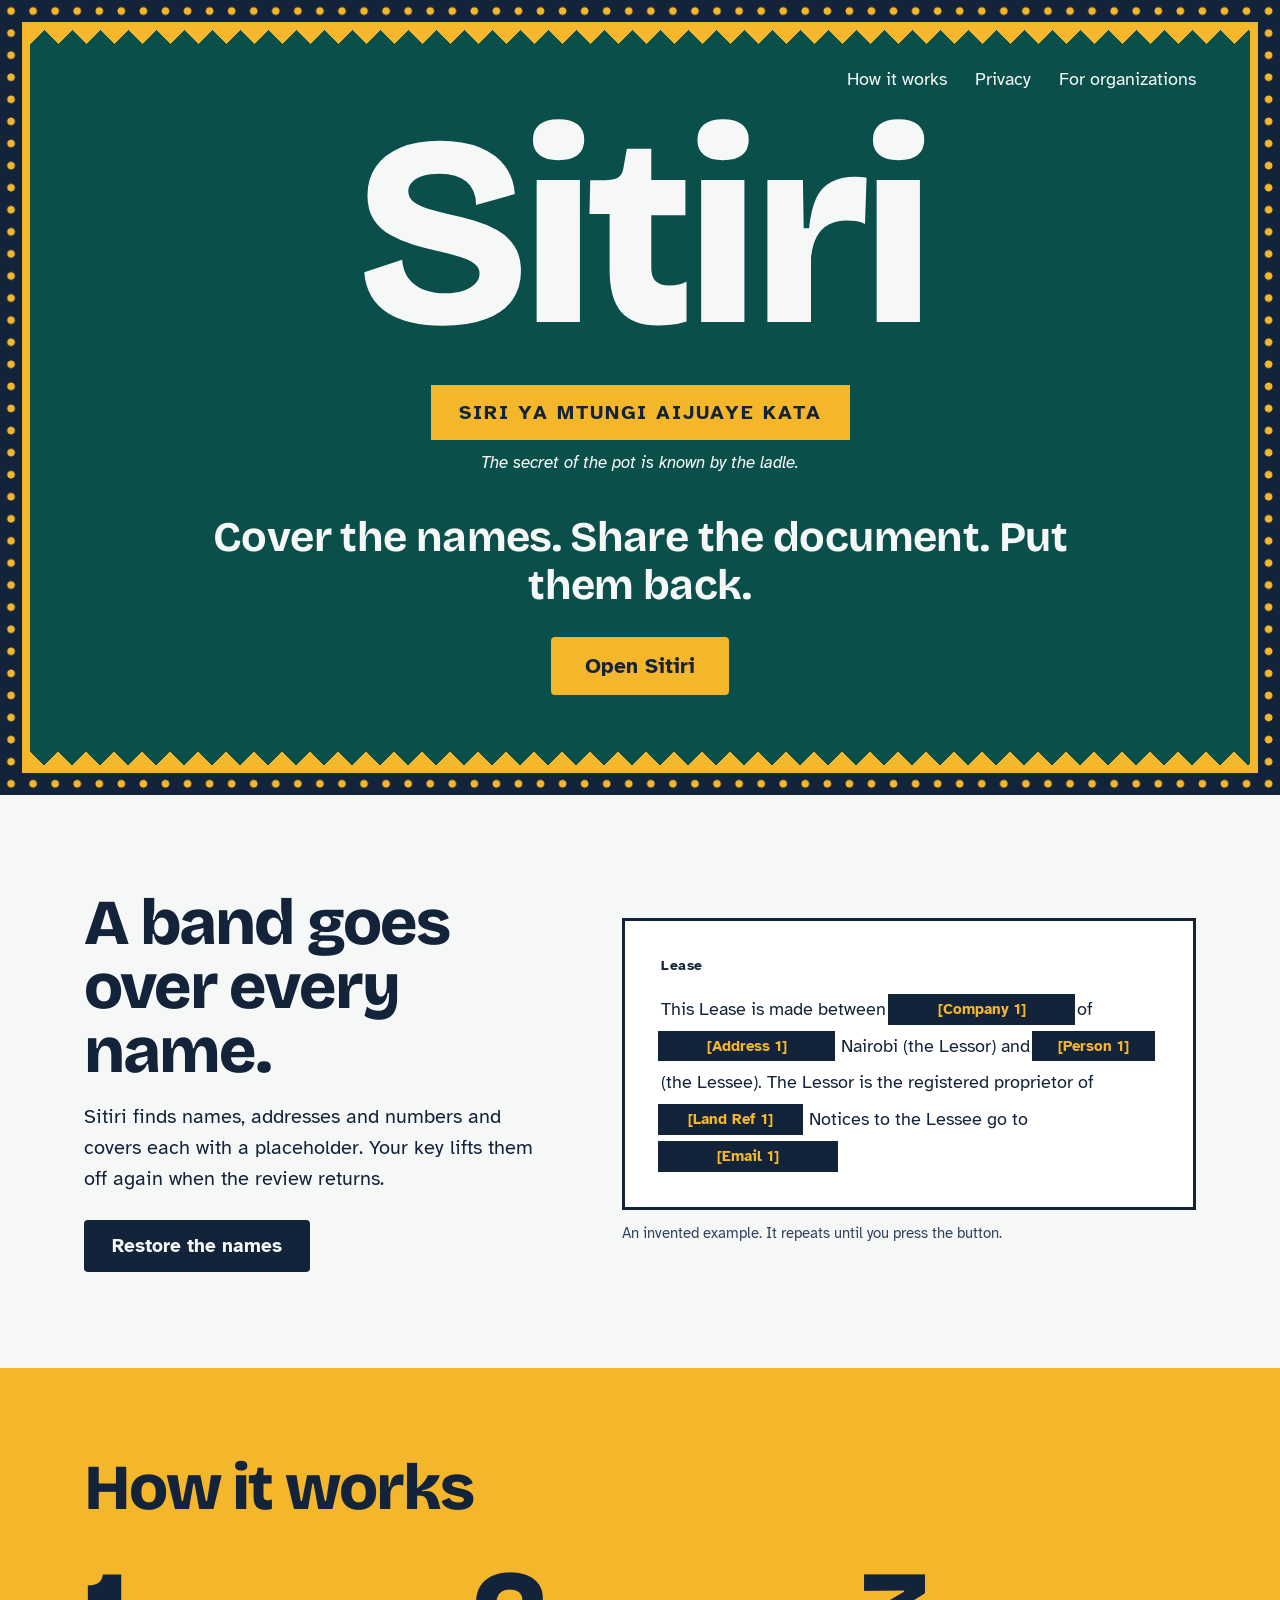
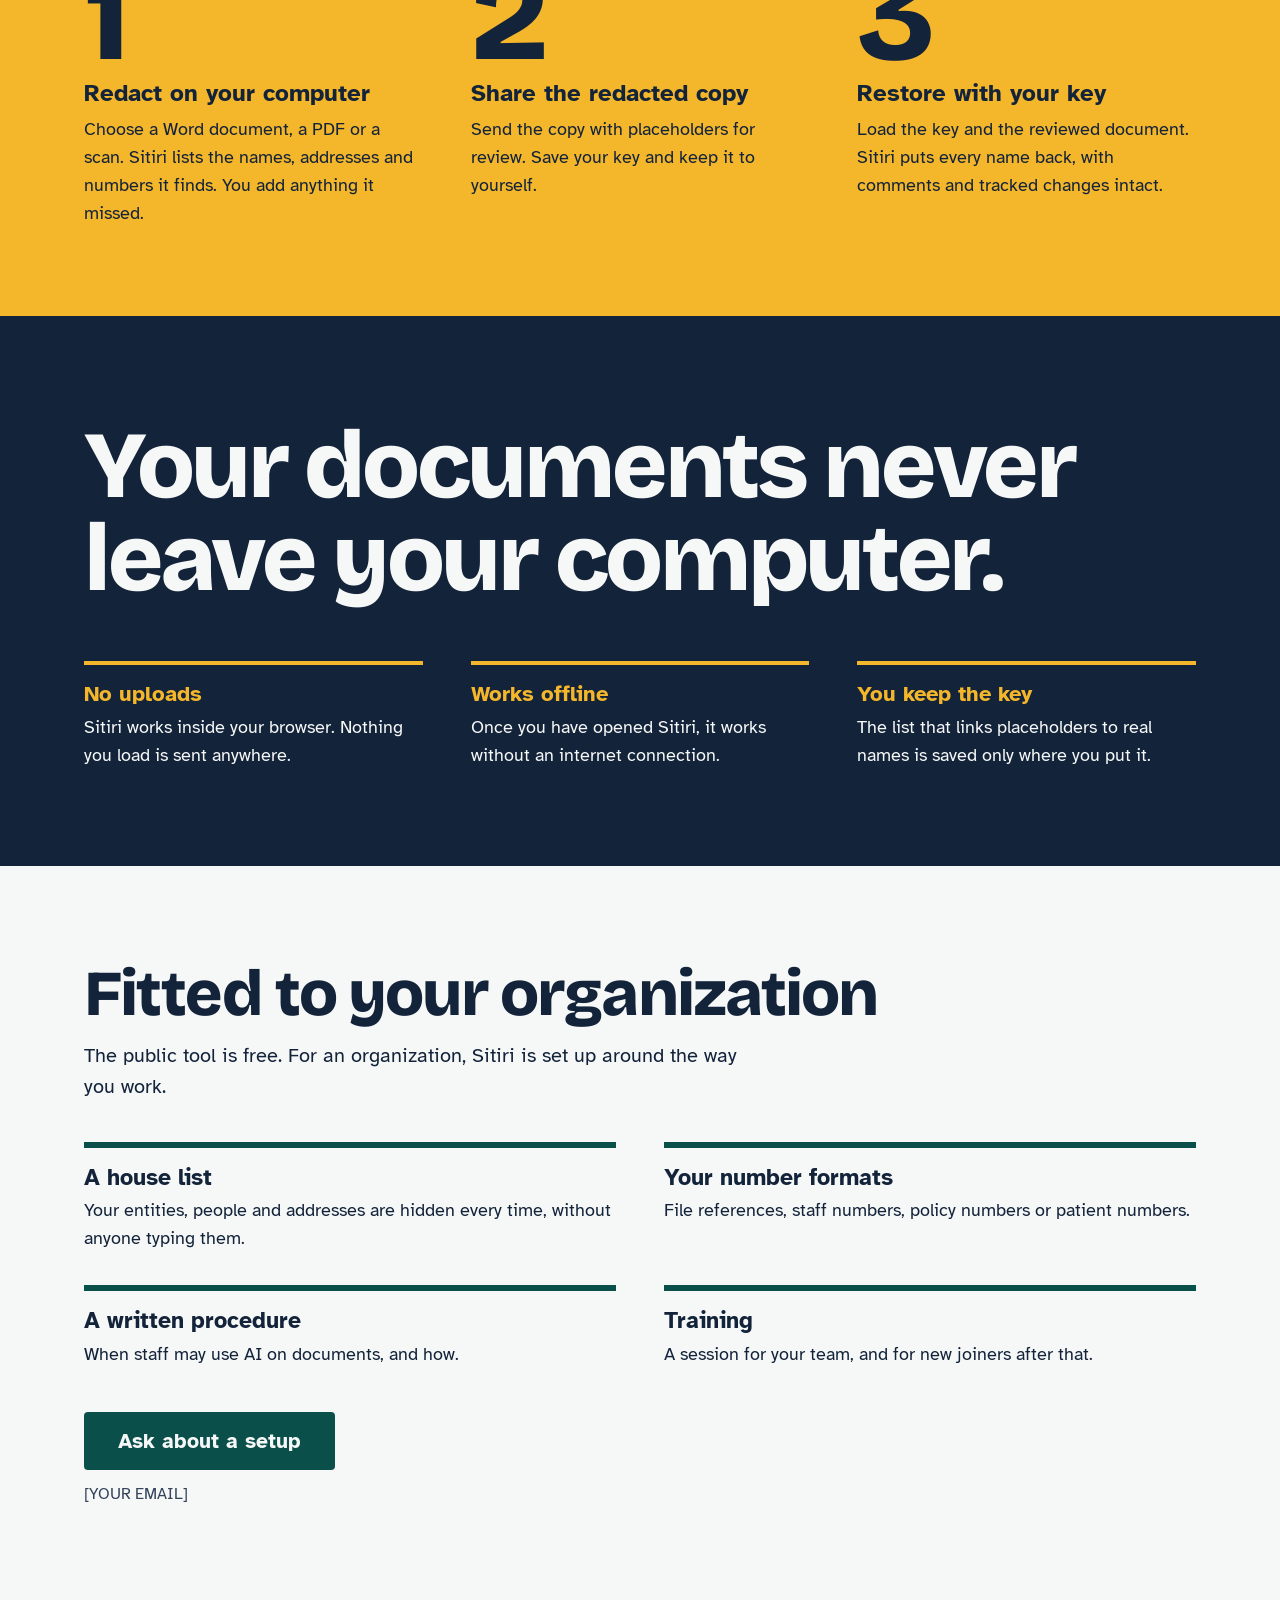
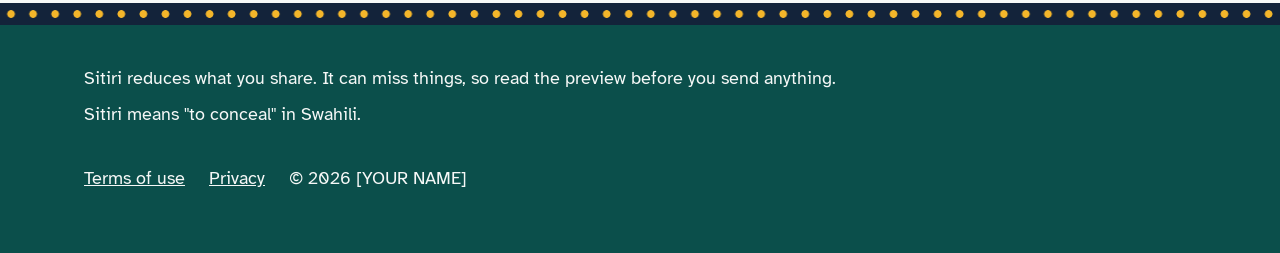
<file: index.html>
<!doctype html>
<html lang="en">
<head>
<meta charset="utf-8">
<meta name="viewport" content="width=device-width, initial-scale=1">
<meta name="robots" content="noindex, nofollow">
<meta http-equiv="Content-Security-Policy" content="default-src 'none'; script-src 'unsafe-inline'; style-src 'self' 'unsafe-inline'; img-src 'self' data:; font-src 'self'; manifest-src 'self'; worker-src 'self'; connect-src 'none'; form-action 'none'; base-uri 'none'">
<title>Sitiri: cover the names before you share a document</title>
<meta name="description" content="Sitiri swaps names, addresses and numbers in a Word document, PDF or scan for placeholders, then puts them back after review. It runs in your browser, so the document never leaves your computer.">
<meta name="theme-color" content="#0B4F4B">
<link rel="manifest" href="manifest.webmanifest">
<link rel="icon" type="image/png" href="icons/icon-64.png">
<link rel="apple-touch-icon" href="icons/icon-192.png">
<link rel="stylesheet" href="sitiri.css">
<style>
.kanga{padding:22px;background-color:var(--ink);background-image:radial-gradient(circle at center,var(--saffron) 3.5px,transparent 4.2px);background-size:22px 22px;background-repeat:round}
.kanga-line{padding:8px;background:var(--saffron)}
.kanga-field{background:var(--teal);color:var(--paper)}
.nav{display:flex;flex-wrap:wrap;align-items:center;justify-content:flex-end;gap:8px 28px;padding-top:14px}
.nav a{display:inline-flex;align-items:center;min-height:44px;text-decoration:none}
.nav a:hover{text-decoration:underline}
.hero{display:flex;flex-direction:column;align-items:center;gap:28px;padding-top:8px;padding-bottom:56px;text-align:center}
.wordmark{margin:0;display:flex;justify-content:center;font-family:var(--display);font-weight:800;font-size:clamp(84px,21vw,290px);line-height:.92;letter-spacing:-.04em}
.wordmark .mid{position:relative;display:inline-block}
.wordmark .cover{position:absolute;left:-1%;right:-1%;top:20%;bottom:10%;background:var(--saffron);transform:scaleX(1);transform-origin:right center;transition:transform 900ms cubic-bezier(.2,.7,.2,1)}
.is-covered .wordmark .cover{transform:scaleX(0)}
.jina{display:flex;flex-direction:column;align-items:center;gap:10px}
.jina-strip{margin:0;padding:12px 28px;background:var(--saffron);color:var(--ink);font-size:clamp(14px,1.7vw,20px);font-weight:700;letter-spacing:.1em}
.jina-en{margin:0;font-size:17px;font-style:italic}
.tagline{margin:8px 0 0;max-width:22em;font-family:var(--display);font-weight:700;font-size:clamp(26px,3.3vw,42px);line-height:1.15;letter-spacing:-.015em}

h2{margin:0 0 18px;font-family:var(--display);font-weight:800;font-size:clamp(36px,5vw,68px);line-height:1;letter-spacing:-.03em}
h3{margin:0 0 6px;font-size:23px;line-height:1.2}
.split{display:flex;flex-wrap:wrap;align-items:center;gap:48px 64px;padding-top:96px;padding-bottom:96px}
.split-text{flex:1 1 380px;min-width:0}
.split-text p{margin:0 0 26px;max-width:30em;font-size:20px}
.split-demo{flex:1 1 480px;min-width:0}
.sheet{background:var(--sheet);border:3px solid var(--line);padding:34px 36px 32px}
.sheet-title{margin:0 0 14px;font-size:14px;font-weight:700;letter-spacing:.04em}
.sheet-text{margin:0;font-size:18px;line-height:2.05}
.term{position:relative;display:inline-block;white-space:nowrap}
.term .band{position:absolute;inset:3px -3px;display:flex;align-items:center;justify-content:center;background:var(--band-bg);color:var(--band-fg);font-size:15px;font-weight:700;line-height:1;transform:scaleX(0);transform-origin:left center;transition:transform 600ms cubic-bezier(.2,.7,.2,1)}
.is-covered .term .band{transform:scaleX(1)}
.term:nth-of-type(2) .band{transition-delay:90ms}
.term:nth-of-type(3) .band{transition-delay:180ms}
.term:nth-of-type(4) .band{transition-delay:270ms}
.term:nth-of-type(5) .band{transition-delay:360ms}
.caption{margin:12px 0 0;font-size:15px;color:var(--soft)}

.how{background:var(--saffron);color:var(--ink)}
.how-in{padding-top:88px;padding-bottom:88px}
.how h2{margin-bottom:40px}
.steps{display:flex;flex-wrap:wrap;gap:36px 48px;margin:0;padding:0;list-style:none}
.steps li{flex:1 1 260px;min-width:0}
.steps .num{display:block;margin:0 0 4px;font-family:var(--display);font-weight:800;font-size:128px;line-height:.9;letter-spacing:-.04em}
.steps h3{font-size:24px;margin-bottom:8px}
.steps p{margin:0}

.privacy{background:var(--ink);color:var(--paper)}
.privacy-in{padding-top:104px;padding-bottom:96px}
.privacy h2{margin-bottom:56px;max-width:12em;font-size:clamp(42px,7.4vw,108px);line-height:.98;letter-spacing:-.035em}
.facts{display:flex;flex-wrap:wrap;gap:28px 48px}
.facts div{flex:1 1 260px;min-width:0;border-top:4px solid var(--saffron);padding-top:16px}
.facts h3{font-size:22px;color:var(--saffron)}
.facts p{margin:0}

.org{padding-top:96px;padding-bottom:96px}
.org h2{margin-bottom:14px}
.org-lead{margin:0 0 40px;max-width:34em;font-size:20px}
.org-grid{display:grid;grid-template-columns:repeat(auto-fit,minmax(min(440px,100%),1fr));gap:32px 48px;margin-bottom:44px}
.org-grid div{border-top:6px solid var(--accent);padding-top:16px}
.org-grid p{margin:0}
.org .button{background:var(--teal);color:var(--paper)}
.contact{margin:12px 0 0;font-size:16px;color:var(--soft)}
@media (max-width:520px){.kanga{padding:11px;background-size:11px 11px}.sheet{padding:22px 20px}.steps .num{font-size:96px}}
</style>
</head>
<body>

<div class="kanga">
<div class="kanga-line">
<div class="kanga-field">
<div class="teeth-down" aria-hidden="true"></div>
<header class="wrap">
<nav class="nav" aria-label="Main">
<a href="#how">How it works</a>
<a href="#privacy">Privacy</a>
<a href="#organizations">For organizations</a>
</nav>
</header>
<div class="wrap hero">
<h1 class="wordmark" aria-label="Sitiri"><span aria-hidden="true">S</span><span class="mid" aria-hidden="true">itir<span class="cover"></span></span><span aria-hidden="true">i</span></h1>
<div class="jina">
<p class="jina-strip" lang="sw">SIRI YA MTUNGI AIJUAYE KATA</p>
<p class="jina-en">The secret of the pot is known by the ladle.</p>
</div>
<p class="tagline">Cover the names. Share the document. Put them back.</p>
<a class="button saffron big" href="tool.html">Open Sitiri</a>
</div>
<div class="teeth-up" aria-hidden="true"></div>
</div>
</div>
</div>

<main>
<section class="wrap split">
<div class="split-text">
<h2>A band goes over every name.</h2>
<p>Sitiri finds names, addresses and numbers and covers each with a placeholder. Your key lifts them off again when the review returns.</p>
<button type="button" class="button" id="demo-toggle" aria-pressed="false">Cover the names</button>
</div>
<div class="split-demo">
<div class="sheet">
<p class="sheet-title">Lease</p>
<p class="sheet-text">This Lease is made between <span class="term">Baraka Estates Limited<span class="band" aria-hidden="true">[Company 1]</span></span> of <span class="term">P.O. Box 1234-00100<span class="band" aria-hidden="true">[Address 1]</span></span>, Nairobi (the Lessor) and <span class="term">Amani Wanjiku<span class="band" aria-hidden="true">[Person 1]</span></span> (the Lessee). The Lessor is the registered proprietor of <span class="term">LR No. 209/4567<span class="band" aria-hidden="true">[Land Ref 1]</span></span>. Notices to the Lessee go to <span class="term">amani@example.co.ke<span class="band" aria-hidden="true">[Email 1]</span></span>.</p>
</div>
<p class="caption">An invented example. It repeats until you press the button.</p>
</div>
</section>

<section class="how" id="how">
<div class="wrap how-in">
<h2>How it works</h2>
<ol class="steps">
<li><span class="num" aria-hidden="true">1</span><h3>Redact on your computer</h3><p>Choose a Word document, a PDF or a scan. Sitiri lists the names, addresses and numbers it finds. You add anything it missed.</p></li>
<li><span class="num" aria-hidden="true">2</span><h3>Share the redacted copy</h3><p>Send the copy with placeholders for review. Save your key and keep it to yourself.</p></li>
<li><span class="num" aria-hidden="true">3</span><h3>Restore with your key</h3><p>Load the key and the reviewed document. Sitiri puts every name back, with comments and tracked changes intact.</p></li>
</ol>
</div>
</section>

<section class="privacy" id="privacy">
<div class="wrap privacy-in">
<h2>Your documents never leave your computer.</h2>
<div class="facts">
<div><h3>No uploads</h3><p>Sitiri works inside your browser. Nothing you load is sent anywhere.</p></div>
<div><h3>Works offline</h3><p>Once you have opened Sitiri, it works without an internet connection.</p></div>
<div><h3>You keep the key</h3><p>The list that links placeholders to real names is saved only where you put it.</p></div>
</div>
</div>
</section>

<section class="wrap org" id="organizations">
<h2>Fitted to your organization</h2>
<p class="org-lead">The public tool is free. For an organization, Sitiri is set up around the way you work.</p>
<div class="org-grid">
<div><h3>A house list</h3><p>Your entities, people and addresses are hidden every time, without anyone typing them.</p></div>
<div><h3>Your number formats</h3><p>File references, staff numbers, policy numbers or patient numbers.</p></div>
<div><h3>A written procedure</h3><p>When staff may use AI on documents, and how.</p></div>
<div><h3>Training</h3><p>A session for your team, and for new joiners after that.</p></div>
</div>
<a class="button big" href="mailto:[YOUR EMAIL]?subject=Sitiri%20setup">Ask about a setup</a>
<p class="contact">[YOUR EMAIL]</p>
</section>
</main>

<div class="dots" aria-hidden="true"></div>
<footer class="foot">
<div class="wrap foot-in">
<div>
<p>Sitiri reduces what you share. It can miss things, so read the preview before you send anything.</p>
<p>Sitiri means "to conceal" in Swahili.</p>
</div>
<div class="foot-links">
<a href="terms.html">Terms of use</a>
<a href="terms.html#privacy">Privacy</a>
<p>&copy; 2026 [YOUR NAME]</p>
</div>
</div>
</footer>

<script>
(function(){
  var root=document.documentElement,btn=document.getElementById('demo-toggle'),manual=false,timer;
  function set(on){root.classList.toggle('is-covered',on);btn.textContent=on?'Restore the names':'Cover the names';btn.setAttribute('aria-pressed',on?'true':'false');}
  function step(){if(manual)return;var next=!root.classList.contains('is-covered');set(next);timer=setTimeout(step,next?3600:2200);}
  if(window.matchMedia&&window.matchMedia('(prefers-reduced-motion: reduce)').matches){manual=true;set(true);}
  else{timer=setTimeout(step,900);}
  btn.addEventListener('click',function(){manual=true;clearTimeout(timer);set(!root.classList.contains('is-covered'));});
  if('serviceWorker' in navigator){window.addEventListener('load',function(){navigator.serviceWorker.register('sw.js').catch(function(){});});}
})();
</script>
</body>
</html>
</file>
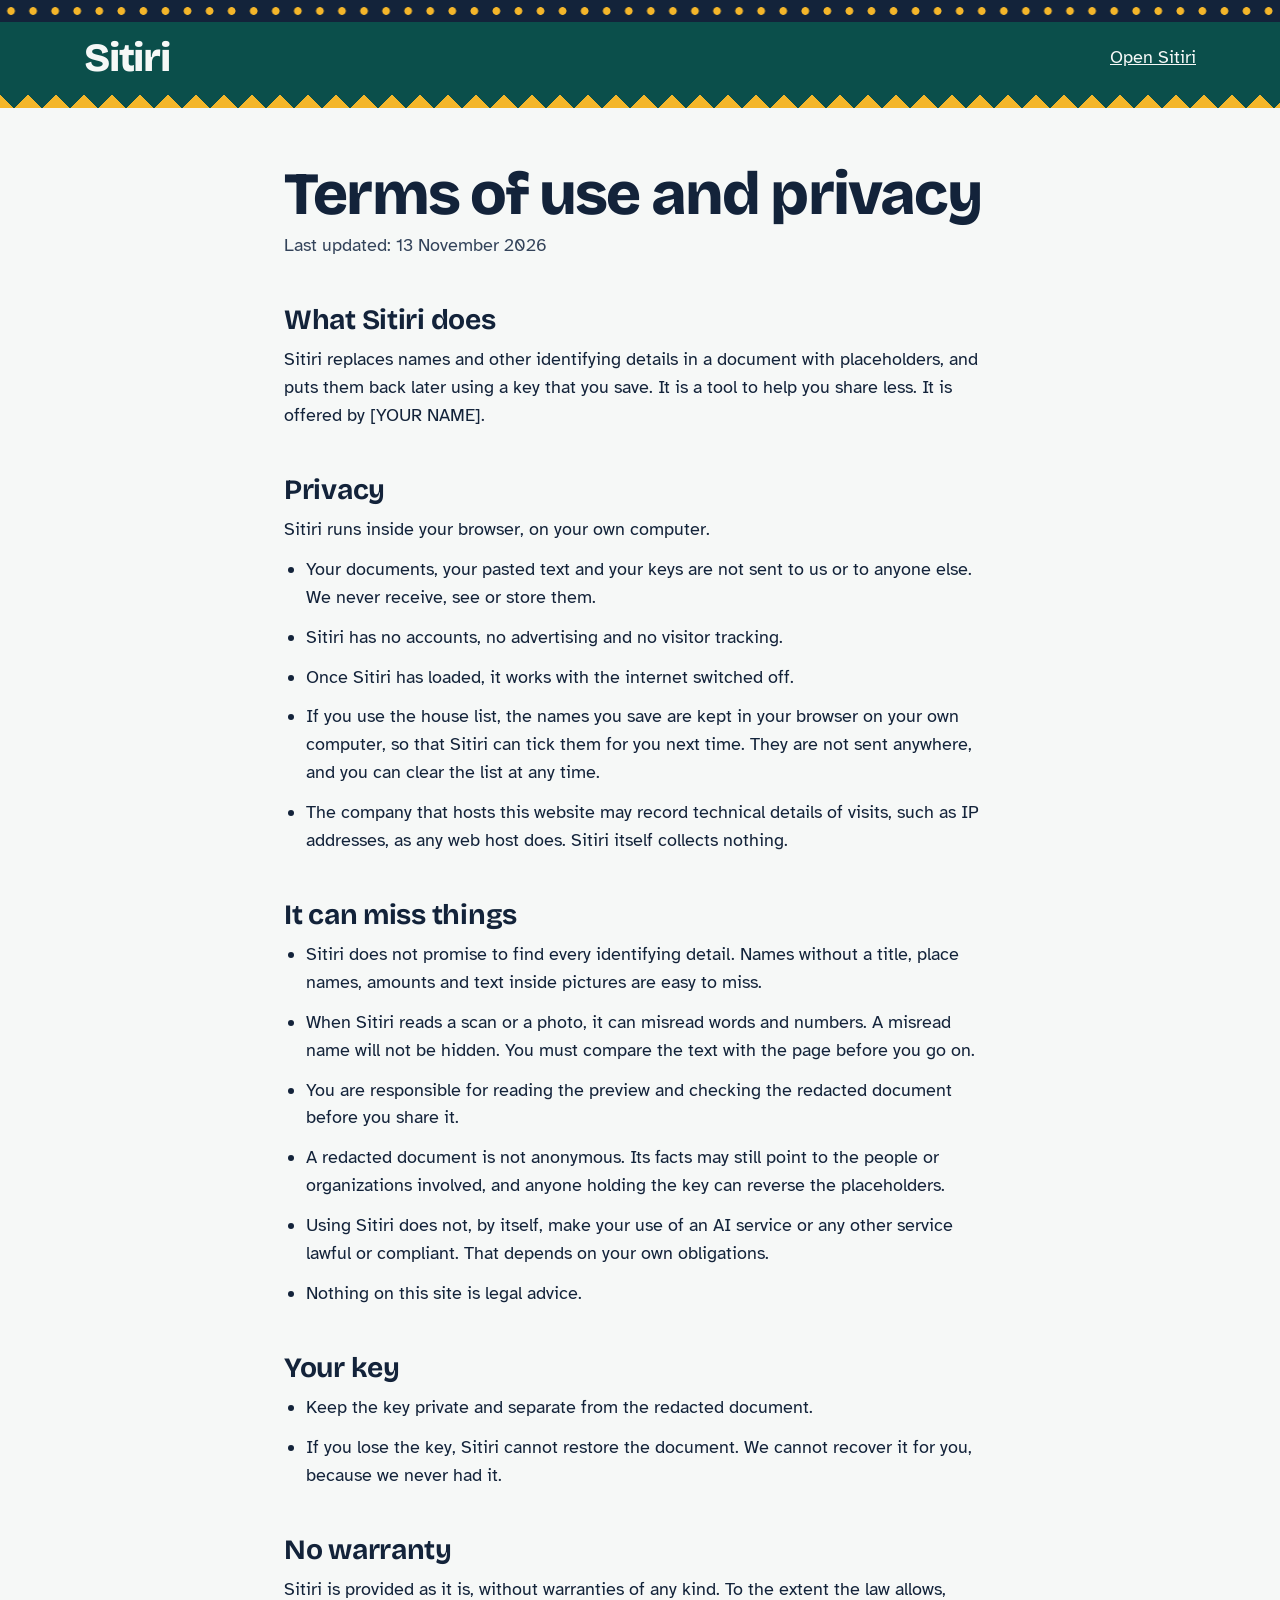
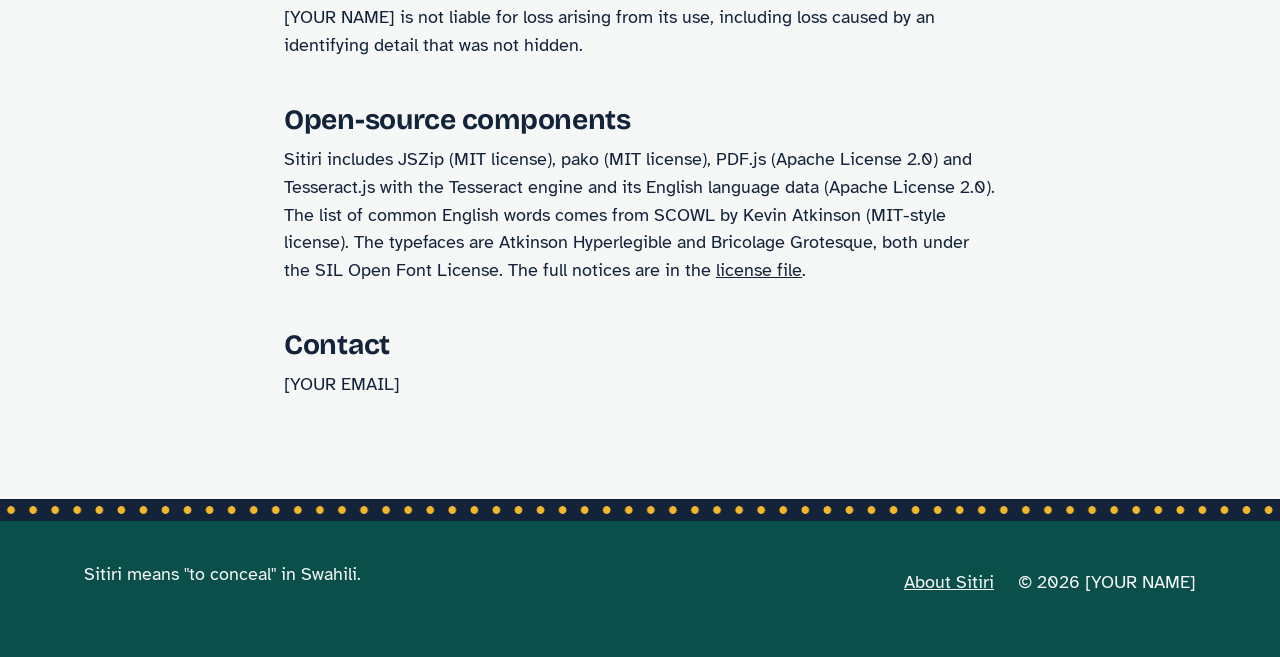
<file: terms.html>
<!doctype html>
<html lang="en">
<head>
<meta charset="utf-8">
<meta name="viewport" content="width=device-width, initial-scale=1">
<meta name="robots" content="noindex, nofollow">
<meta http-equiv="Content-Security-Policy" content="default-src 'none'; script-src 'unsafe-inline'; style-src 'self' 'unsafe-inline'; img-src 'self' data:; font-src 'self'; manifest-src 'self'; worker-src 'self'; connect-src 'none'; form-action 'none'; base-uri 'none'">
<title>Terms of use and privacy | Sitiri</title>
<meta name="theme-color" content="#0B4F4B">
<link rel="manifest" href="manifest.webmanifest">
<link rel="icon" type="image/png" href="icons/icon-64.png">
<link rel="stylesheet" href="sitiri.css">
<style>
.top{background:var(--teal);color:var(--paper)}
.top-in{display:flex;flex-wrap:wrap;align-items:center;justify-content:space-between;gap:8px 24px;padding-top:14px;padding-bottom:14px}
.mark{font-family:var(--display);font-weight:800;font-size:40px;line-height:1;letter-spacing:-.03em;text-decoration:none;display:inline-flex;align-items:center;min-height:44px}
.top a.back{display:inline-flex;align-items:center;min-height:44px}
.doc{max-width:760px;margin:0 auto;padding:56px 24px 88px}
.doc h1{margin:0 0 8px;font-family:var(--display);font-weight:800;font-size:clamp(36px,6vw,60px);line-height:1;letter-spacing:-.03em}
.doc h2{margin:44px 0 10px;font-family:var(--display);font-weight:700;font-size:28px;line-height:1.15;letter-spacing:-.01em}
.doc p,.doc li{margin:0 0 12px}
.doc ul{margin:0 0 12px;padding-left:22px}
.updated{color:var(--soft)}
</style>
</head>
<body>
<div class="dots" aria-hidden="true"></div>
<header class="top">
<div class="wrap top-in">
<a class="mark" href="index.html">Sitiri</a>
<a class="back" href="tool.html">Open Sitiri</a>
</div>
<div class="teeth-up" aria-hidden="true"></div>
</header>

<main class="doc">
<h1>Terms of use and privacy</h1>
<p class="updated">Last updated: 13 November 2026</p>

<h2>What Sitiri does</h2>
<p>Sitiri replaces names and other identifying details in a document with placeholders, and puts them back later using a key that you save. It is a tool to help you share less. It is offered by [YOUR NAME].</p>

<h2 id="privacy">Privacy</h2>
<p>Sitiri runs inside your browser, on your own computer.</p>
<ul>
<li>Your documents, your pasted text and your keys are not sent to us or to anyone else. We never receive, see or store them.</li>
<li>Sitiri has no accounts, no advertising and no visitor tracking.</li>
<li>Once Sitiri has loaded, it works with the internet switched off.</li>
<li>If you use the house list, the names you save are kept in your browser on your own computer, so that Sitiri can tick them for you next time. They are not sent anywhere, and you can clear the list at any time.</li>
<li>The company that hosts this website may record technical details of visits, such as IP addresses, as any web host does. Sitiri itself collects nothing.</li>
</ul>

<h2>It can miss things</h2>
<ul>
<li>Sitiri does not promise to find every identifying detail. Names without a title, place names, amounts and text inside pictures are easy to miss.</li>
<li>When Sitiri reads a scan or a photo, it can misread words and numbers. A misread name will not be hidden. You must compare the text with the page before you go on.</li>
<li>You are responsible for reading the preview and checking the redacted document before you share it.</li>
<li>A redacted document is not anonymous. Its facts may still point to the people or organizations involved, and anyone holding the key can reverse the placeholders.</li>
<li>Using Sitiri does not, by itself, make your use of an AI service or any other service lawful or compliant. That depends on your own obligations.</li>
<li>Nothing on this site is legal advice.</li>
</ul>

<h2>Your key</h2>
<ul>
<li>Keep the key private and separate from the redacted document.</li>
<li>If you lose the key, Sitiri cannot restore the document. We cannot recover it for you, because we never had it.</li>
</ul>

<h2>No warranty</h2>
<p>Sitiri is provided as it is, without warranties of any kind. To the extent the law allows, [YOUR NAME] is not liable for loss arising from its use, including loss caused by an identifying detail that was not hidden.</p>

<h2>Open-source components</h2>
<p>Sitiri includes JSZip (MIT license), pako (MIT license), PDF.js (Apache License 2.0) and Tesseract.js with the Tesseract engine and its English language data (Apache License 2.0). The list of common English words comes from SCOWL by Kevin Atkinson (MIT-style license). The typefaces are Atkinson Hyperlegible and Bricolage Grotesque, both under the SIL Open Font License. The full notices are in the <a href="LICENSES.txt">license file</a>.</p>

<h2>Contact</h2>
<p>[YOUR EMAIL]</p>
</main>

<div class="dots" aria-hidden="true"></div>
<footer class="foot">
<div class="wrap foot-in">
<div><p>Sitiri means "to conceal" in Swahili.</p></div>
<div class="foot-links"><a href="index.html">About Sitiri</a><p>&copy; 2026 [YOUR NAME]</p></div>
</div>
</footer>
<script>if('serviceWorker' in navigator){window.addEventListener('load',function(){navigator.serviceWorker.register('sw.js').catch(function(){});});}</script>
</body>
</html>
</file>
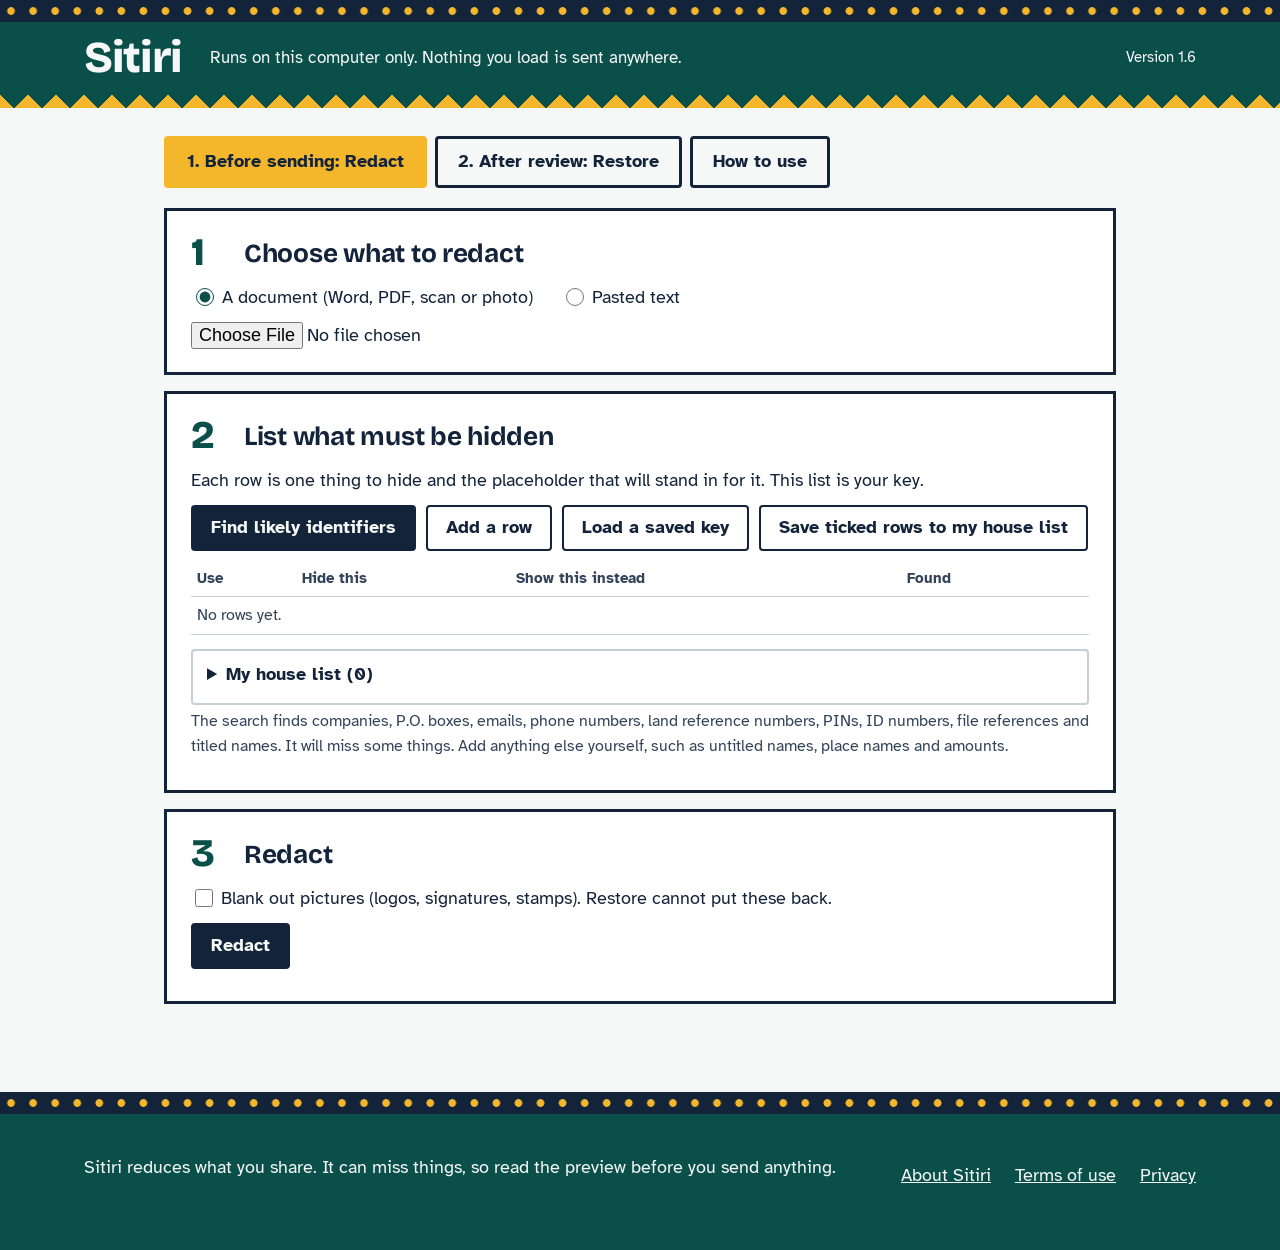
<file: tool.html>
<!DOCTYPE html>
<html lang="en">
<head>
<meta charset="utf-8">
<meta name="viewport" content="width=device-width, initial-scale=1">
<meta http-equiv="Content-Security-Policy" content="default-src 'none'; script-src 'self' 'unsafe-inline' 'wasm-unsafe-eval'; style-src 'self' 'unsafe-inline'; img-src 'self' data: blob:; font-src 'self'; manifest-src 'self'; worker-src 'self'; connect-src 'none'; form-action 'none'; base-uri 'none'">
<title>Sitiri: redact and restore</title>
<meta name="description" content="Redact a Word document on your own computer, then restore it with your key.">
<meta name="robots" content="noindex, nofollow">
<meta name="theme-color" content="#0B4F4B">
<link rel="manifest" href="manifest.webmanifest">
<link rel="icon" type="image/png" href="icons/icon-64.png">
<link rel="apple-touch-icon" href="icons/icon-192.png">
<link rel="stylesheet" href="sitiri.css">
<style>
.top{background:var(--teal);color:var(--paper)}
.top-in{display:flex;flex-wrap:wrap;align-items:center;justify-content:space-between;gap:6px 28px;padding-top:14px;padding-bottom:14px}
.mark{margin:0;font-family:var(--display);font-weight:800;font-size:44px;line-height:1;letter-spacing:-.03em}
.mark a{display:inline-flex;align-items:center;min-height:44px;text-decoration:none}
.promise{margin:0;flex:1 1 320px;font-size:17px}
.ver{font-size:15px;white-space:nowrap}
main{max-width:1000px;margin:0 auto;padding:28px 24px 72px}
h2{margin:0 0 12px;font-family:var(--display);font-weight:700;font-size:26px;line-height:1.15;letter-spacing:-.01em}
p{margin:0 0 10px}
.tabs{display:flex;gap:8px;flex-wrap:wrap;margin:0 0 20px}
.tabs button{min-height:52px;padding:0 20px;border:3px solid var(--line);border-radius:4px;background:transparent;color:var(--text);font:inherit;font-weight:700;cursor:pointer}
.tabs button.on{background:var(--saffron);border-color:var(--saffron);color:var(--ink)}
.card{background:var(--sheet);border:3px solid var(--line);padding:22px 24px;margin-bottom:16px}
.step{display:inline-block;min-width:1.1em;margin-right:10px;font-family:var(--display);font-weight:800;font-size:1.5em;line-height:1;color:var(--accent);vertical-align:-0.08em}
button.btn{min-height:46px;padding:0 18px;border:2px solid var(--btn-bg);border-radius:4px;background:var(--btn-bg);color:var(--btn-fg);font:inherit;font-weight:700;cursor:pointer}
button.btn.alt{background:transparent;border-color:var(--line);color:var(--text)}
button.btn:disabled{opacity:.45;cursor:not-allowed}
button.x{min-width:44px;min-height:44px;border:0;background:none;color:var(--soft);font-size:22px;cursor:pointer}
.row{display:flex;gap:10px;flex-wrap:wrap;align-items:center;margin:10px 0}
.choice label,.row label{cursor:pointer}
.choice label{margin-right:18px}
input[type=radio],input[type=checkbox]{width:18px;height:18px;accent-color:var(--accent);vertical-align:-3px}
input[type=file]{font:inherit;color:var(--text);max-width:100%}
input[type=text],textarea{width:100%;padding:8px 10px;border:2px solid var(--rule);border-radius:4px;background:var(--page);color:var(--text);font:inherit}
textarea{min-height:150px;resize:vertical}
.tablewrap{overflow-x:auto}
table{border-collapse:collapse;width:100%;min-width:580px}
th,td{text-align:left;padding:6px;border-bottom:1px solid var(--rule);vertical-align:middle}
th{font-size:15px;color:var(--soft);font-weight:700}
td.n{white-space:nowrap;color:var(--soft);font-size:16px}
.note{padding:12px 14px;margin:12px 0;font-size:17px;border-radius:4px}
.note.warn{background:var(--warn-bg);color:var(--warn-fg)}
.note.ok{background:var(--ok-bg);color:var(--ok-fg)}
.note.bad{background:var(--bad-bg);color:var(--bad-fg)}
.note ul{margin:6px 0 0 20px;padding:0}
.preview{white-space:pre-wrap;max-height:340px;overflow:auto;padding:14px;border:2px solid var(--rule);background:var(--page);font-size:16px;line-height:1.8}
mark{padding:2px 6px;background-image:linear-gradient(var(--band-bg),var(--band-bg));background-repeat:no-repeat;background-size:100% 100%;background-color:transparent;color:var(--band-fg);font-weight:700;font-size:.92em;animation:cover 700ms cubic-bezier(.2,.7,.2,1) both}
@keyframes cover{from{background-size:0 100%;color:var(--text)}to{background-size:100% 100%;color:var(--band-fg)}}
.fileinfo{color:var(--soft);font-size:16px}
.hide{display:none !important}
ol.how{padding-left:24px}ol.how li{margin-bottom:8px}
.card ul{padding-left:22px}.card li{margin-bottom:8px}
.chip{display:inline-flex;align-items:center;min-height:36px;margin:4px 6px 4px 0;padding:0 12px;border:2px solid currentColor;border-radius:4px;background:transparent;font-size:16px;font-weight:700;cursor:pointer}
@media (max-width:520px){main{padding-left:14px;padding-right:14px}.card{padding:16px 14px}.mark{font-size:36px}}
.c-page{display:grid;grid-template-columns:minmax(0,1fr) minmax(0,1fr);gap:16px;margin:16px 0;padding-top:16px;border-top:2px solid var(--rule)}
.c-page img{display:block;width:100%;height:auto;border:2px solid var(--rule);background:#fff}
.c-page label{display:block;margin-bottom:6px;font-weight:700}
.c-page>div{display:flex;flex-direction:column}
.c-page textarea{flex:1 1 auto;min-height:460px;font-size:16px;line-height:1.5}
@media (max-width:760px){.c-page{grid-template-columns:1fr}}
.c-unsure{margin:8px 0 0;padding:8px 10px;background:var(--warn-bg);color:var(--warn-fg);font-size:15px;border-radius:4px;word-break:break-word}
.house{margin:14px 0 4px;padding:10px 14px;border:2px solid var(--rule);border-radius:4px}
.house summary{cursor:pointer;font-weight:700;min-height:32px}
.house p{margin:10px 0 6px;font-size:16px}
.c-diff ul{margin:6px 0 0 18px;padding:0;max-height:220px;overflow:auto}
.c-diff li{margin-bottom:3px}
.c-warn{margin:0 0 8px;font-size:15px}
</style>
</head>
<body>
<div class="dots" aria-hidden="true"></div>
<header class="top">
<div class="wrap top-in">
<h1 class="mark"><a href="index.html" aria-label="Sitiri home">Sitiri</a></h1>
<p class="promise">Runs on this computer only. Nothing you load is sent anywhere.</p>
<span class="ver">Version 1.6</span>
</div>
<div class="teeth-up" aria-hidden="true"></div>
</header>
<main>

<div class="tabs">
  <button id="tab-redact" class="on">1. Before sending: Redact</button>
  <button id="tab-restore">2. After review: Restore</button>
  <button id="tab-help">How to use</button>
</div>

<!-- ============ REDACT ============ -->
<section id="pane-redact">
  <div class="card">
    <h2><span class="step">1</span>Choose what to redact</h2>
    <div class="row choice">
      <label><input type="radio" name="rmode" value="file" checked> A document (Word, PDF, scan or photo)</label>
      <label><input type="radio" name="rmode" value="text"> Pasted text</label>
    </div>
    <div id="r-file">
      <input type="file" id="r-input" accept=".docx,.pdf,.png,.jpg,.jpeg">
      <div class="fileinfo" id="r-fileinfo"></div>
      <div id="c-panel" class="hide">
        <div id="c-status" class="note ok" role="status"></div>
        <div id="c-check" class="hide">
          <h2 style="margin-top:14px">Check what Sitiri read</h2>
          <div id="c-pages"></div>
          <div class="row"><button class="btn" id="c-accept" type="button">Use this text</button></div>
        </div>
      </div>
    </div>
    <div id="r-text" class="hide">
      <textarea id="r-textarea" placeholder="Paste the text here"></textarea>
    </div>
  </div>

  <div class="card">
    <h2><span class="step">2</span>List what must be hidden</h2>
    <p>Each row is one thing to hide and the placeholder that will stand in for it. This list is your key.</p>
    <div class="row">
      <button class="btn" id="r-suggest">Find likely identifiers</button>
      <button class="btn alt" id="r-add">Add a row</button>
      <button class="btn alt" id="r-loadkey-btn">Load a saved key</button>
      <button class="btn alt" id="h-save" type="button">Save ticked rows to my house list</button>
      <input type="file" id="r-loadkey" accept=".json" class="hide">
    </div>
    <div class="tablewrap">
      <table id="r-table">
        <thead><tr><th>Use</th><th>Hide this</th><th>Show this instead</th><th>Found</th><th></th></tr></thead>
        <tbody></tbody>
      </table>
    </div>
    <p class="fileinfo">The search finds companies, P.O. boxes, emails, phone numbers, land reference numbers, PINs, ID numbers, file references and titled names. It will miss some things. Add anything else yourself, such as untitled names, place names and amounts.</p>
  </div>

  <div class="card">
    <h2><span class="step">3</span>Redact</h2>
    <div class="row"><label><input type="checkbox" id="r-blank"> Blank out pictures (logos, signatures, stamps). Restore cannot put these back.</label></div>
    <div class="row">
      <button class="btn" id="r-go">Redact</button>
    </div>
    <div id="r-msg"></div>
    <div id="r-result" class="hide">
      <div id="r-summary"></div>
      <div id="r-left"></div>
      <h2 style="margin-top:14px">Check the result</h2>
      <p class="fileinfo">Read through this before you share it. Placeholders are highlighted.</p>
      <div class="preview" id="r-preview"></div>
      <div class="row" style="margin-top:12px">
        <button class="btn" id="r-download">Download the redacted document</button>
        <button class="btn hide" id="r-copy">Copy the redacted text</button>
        <button class="btn alt" id="r-savekey">Save the key</button>
      </div>
      <div class="note warn">Save the key and keep it on this computer. You need it to restore the document. Never upload the key or send it with the redacted document.</div>
    </div>
  </div>
</section>

<!-- ============ RESTORE ============ -->
<section id="pane-restore" class="hide">
  <div class="card">
    <h2><span class="step">1</span>Load the key</h2>
    <div class="row">
      <button class="btn" id="s-loadkey-btn">Load a saved key</button>
      <input type="file" id="s-loadkey" accept=".json" class="hide">
      <span class="fileinfo" id="s-keyinfo">No key loaded.</span>
    </div>
  </div>
  <div class="card">
    <h2><span class="step">2</span>Choose what to restore</h2>
    <div class="row choice">
      <label><input type="radio" name="smode" value="file" checked> A Word document (.docx)</label>
      <label><input type="radio" name="smode" value="text"> Pasted text</label>
    </div>
    <div id="s-file">
      <input type="file" id="s-input" accept=".docx">
      <div class="fileinfo" id="s-fileinfo"></div>
    </div>
    <div id="s-text" class="hide">
      <textarea id="s-textarea" placeholder="Paste the reviewed text here"></textarea>
    </div>
  </div>
  <div class="card">
    <h2><span class="step">3</span>Restore</h2>
    <div class="row"><button class="btn" id="s-go">Restore</button></div>
    <div id="s-msg"></div>
    <div id="s-result" class="hide">
      <div id="s-summary"></div>
      <div class="preview" id="s-preview"></div>
      <div class="row" style="margin-top:12px">
        <button class="btn" id="s-download">Download the restored document</button>
        <button class="btn hide" id="s-copy">Copy the restored text</button>
      </div>
    </div>
  </div>
</section>

<!-- ============ HELP ============ -->
<section id="pane-help" class="hide">
  <div class="card">
    <h2>Before you send a document</h2>
    <ol class="how">
      <li>Open the <b>Redact</b> tab and choose the document: Word, PDF, a scan or a photo of a page.</li>
      <li>Click <b>Find likely identifiers</b>. Untick anything that does not need hiding. Rows that arrive unticked are capitalized words that may be names or places: tick the ones that matter.</li>
      <li>For names you hide every time, tick them and click <b>Save ticked rows to my house list</b>. They are kept in this browser on this computer.</li>
      <li>Click <b>Add a row</b> for anything the search missed, such as a person's name or a place.</li>
      <li>Click <b>Redact</b>, then read the preview.</li>
      <li>Click <b>Download the redacted document</b> and <b>Save the key</b>.</li>
      <li>Share only the redacted document. Keep the key on this computer.</li>
    </ol>
  </div>
  <div class="card">
    <h2>After the review comes back</h2>
    <ol class="how">
      <li>Open the <b>Restore</b> tab and load the key you saved.</li>
      <li>Choose the reviewed document.</li>
      <li>Click <b>Restore</b>, then <b>Download the restored document</b>.</li>
    </ol>
  </div>
  <div class="card">
    <h2>Good to know</h2>
    <ul>
      <li><b>PDFs:</b> Sitiri reads the text and gives you a redacted Word document. Tables, columns and pictures are not kept.</li>
      <li><b>Scans and photos:</b> Sitiri straightens the page, cleans up shadows and grey paper, then reads it with a scan reader and shows you the result beside the page. If a page reads badly, try "Read this page again, stronger clean-up". Correct the text before you go on. Scan reading makes mistakes, and a misread name will not be hidden.</li>
      <li><b>Scans that already carry text:</b> many office scanners add their own text to a PDF. Sitiri does not take that text on trust. It reads the page too, lists the places where the two readings disagree, and lets you pick either one.</li>
      <li><b>Coarse or faint scans:</b> Sitiri warns you when a page is below about 200 dots per inch or the print is very faint. Scan again at 300 dots per inch if you can.</li>
      <li><b>Working offline:</b> the scan reader (about 7 MB) is fetched in the background the first time you open this page online. After that, scans can be read offline too.</li>
      <li><b>Pictures:</b> the tool cannot read text inside pictures, such as a letterhead, a stamp or a signature. Tick the box to blank them out.</li>
      <li><b>Short names:</b> if you hide "Eka Hotel Limited", add "Eka" as its own row too. The tool points out short names it still sees.</li>
      <li><b>Capital letters:</b> a name written in capitals gets a placeholder in capitals, so it is restored in capitals.</li>
      <li><b>Tracked changes inside a name:</b> if a hidden name has a tracked change within it, the name comes back in its changed form and that one tracked change is lost. All other tracked changes and comments are kept.</li>
      <li><b>One key per matter:</b> load the same key again for later documents on the same matter, so placeholders stay consistent.</li>
      <li><b>It is not anonymity:</b> the facts of a deal can still point to the parties. Leave out anything you would not share at all.</li>
    </ul>
  </div>
</section>
</main>
<div class="dots" aria-hidden="true"></div>
<footer class="foot">
<div class="wrap foot-in">
<div><p>Sitiri reduces what you share. It can miss things, so read the preview before you send anything.</p></div>
<div class="foot-links"><a href="index.html">About Sitiri</a><a href="terms.html">Terms of use</a><a href="terms.html#privacy">Privacy</a></div>
</div>
</footer>

<script>/*!

JSZip v3.10.1 - A JavaScript class for generating and reading zip files
<http://stuartk.com/jszip>

(c) 2009-2016 Stuart Knightley <stuart [at] stuartk.com>
Dual licenced under the MIT license or GPLv3. See https://raw.github.com/Stuk/jszip/main/LICENSE.markdown.

JSZip uses the library pako released under the MIT license :
https://github.com/nodeca/pako/blob/main/LICENSE
*/

!function(e){if("object"==typeof exports&&"undefined"!=typeof module)module.exports=e();else if("function"==typeof define&&define.amd)define([],e);else{("undefined"!=typeof window?window:"undefined"!=typeof global?global:"undefined"!=typeof self?self:this).JSZip=e()}}(function(){return function s(a,o,h){function u(r,e){if(!o[r]){if(!a[r]){var t="function"==typeof require&&require;if(!e&&t)return t(r,!0);if(l)return l(r,!0);var n=new Error("Cannot find module '"+r+"'");throw n.code="MODULE_NOT_FOUND",n}var i=o[r]={exports:{}};a[r][0].call(i.exports,function(e){var t=a[r][1][e];return u(t||e)},i,i.exports,s,a,o,h)}return o[r].exports}for(var l="function"==typeof require&&require,e=0;e<h.length;e++)u(h[e]);return u}({1:[function(e,t,r){"use strict";var d=e("./utils"),c=e("./support"),p="ABCDEFGHIJKLMNOPQRSTUVWXYZabcdefghijklmnopqrstuvwxyz0123456789+/=";r.encode=function(e){for(var t,r,n,i,s,a,o,h=[],u=0,l=e.length,f=l,c="string"!==d.getTypeOf(e);u<e.length;)f=l-u,n=c?(t=e[u++],r=u<l?e[u++]:0,u<l?e[u++]:0):(t=e.charCodeAt(u++),r=u<l?e.charCodeAt(u++):0,u<l?e.charCodeAt(u++):0),i=t>>2,s=(3&t)<<4|r>>4,a=1<f?(15&r)<<2|n>>6:64,o=2<f?63&n:64,h.push(p.charAt(i)+p.charAt(s)+p.charAt(a)+p.charAt(o));return h.join("")},r.decode=function(e){var t,r,n,i,s,a,o=0,h=0,u="data:";if(e.substr(0,u.length)===u)throw new Error("Invalid base64 input, it looks like a data url.");var l,f=3*(e=e.replace(/[^A-Za-z0-9+/=]/g,"")).length/4;if(e.charAt(e.length-1)===p.charAt(64)&&f--,e.charAt(e.length-2)===p.charAt(64)&&f--,f%1!=0)throw new Error("Invalid base64 input, bad content length.");for(l=c.uint8array?new Uint8Array(0|f):new Array(0|f);o<e.length;)t=p.indexOf(e.charAt(o++))<<2|(i=p.indexOf(e.charAt(o++)))>>4,r=(15&i)<<4|(s=p.indexOf(e.charAt(o++)))>>2,n=(3&s)<<6|(a=p.indexOf(e.charAt(o++))),l[h++]=t,64!==s&&(l[h++]=r),64!==a&&(l[h++]=n);return l}},{"./support":30,"./utils":32}],2:[function(e,t,r){"use strict";var n=e("./external"),i=e("./stream/DataWorker"),s=e("./stream/Crc32Probe"),a=e("./stream/DataLengthProbe");function o(e,t,r,n,i){this.compressedSize=e,this.uncompressedSize=t,this.crc32=r,this.compression=n,this.compressedContent=i}o.prototype={getContentWorker:function(){var e=new i(n.Promise.resolve(this.compressedContent)).pipe(this.compression.uncompressWorker()).pipe(new a("data_length")),t=this;return e.on("end",function(){if(this.streamInfo.data_length!==t.uncompressedSize)throw new Error("Bug : uncompressed data size mismatch")}),e},getCompressedWorker:function(){return new i(n.Promise.resolve(this.compressedContent)).withStreamInfo("compressedSize",this.compressedSize).withStreamInfo("uncompressedSize",this.uncompressedSize).withStreamInfo("crc32",this.crc32).withStreamInfo("compression",this.compression)}},o.createWorkerFrom=function(e,t,r){return e.pipe(new s).pipe(new a("uncompressedSize")).pipe(t.compressWorker(r)).pipe(new a("compressedSize")).withStreamInfo("compression",t)},t.exports=o},{"./external":6,"./stream/Crc32Probe":25,"./stream/DataLengthProbe":26,"./stream/DataWorker":27}],3:[function(e,t,r){"use strict";var n=e("./stream/GenericWorker");r.STORE={magic:"\0\0",compressWorker:function(){return new n("STORE compression")},uncompressWorker:function(){return new n("STORE decompression")}},r.DEFLATE=e("./flate")},{"./flate":7,"./stream/GenericWorker":28}],4:[function(e,t,r){"use strict";var n=e("./utils");var o=function(){for(var e,t=[],r=0;r<256;r++){e=r;for(var n=0;n<8;n++)e=1&e?3988292384^e>>>1:e>>>1;t[r]=e}return t}();t.exports=function(e,t){return void 0!==e&&e.length?"string"!==n.getTypeOf(e)?function(e,t,r,n){var i=o,s=n+r;e^=-1;for(var a=n;a<s;a++)e=e>>>8^i[255&(e^t[a])];return-1^e}(0|t,e,e.length,0):function(e,t,r,n){var i=o,s=n+r;e^=-1;for(var a=n;a<s;a++)e=e>>>8^i[255&(e^t.charCodeAt(a))];return-1^e}(0|t,e,e.length,0):0}},{"./utils":32}],5:[function(e,t,r){"use strict";r.base64=!1,r.binary=!1,r.dir=!1,r.createFolders=!0,r.date=null,r.compression=null,r.compressionOptions=null,r.comment=null,r.unixPermissions=null,r.dosPermissions=null},{}],6:[function(e,t,r){"use strict";var n=null;n="undefined"!=typeof Promise?Promise:e("lie"),t.exports={Promise:n}},{lie:37}],7:[function(e,t,r){"use strict";var n="undefined"!=typeof Uint8Array&&"undefined"!=typeof Uint16Array&&"undefined"!=typeof Uint32Array,i=e("pako"),s=e("./utils"),a=e("./stream/GenericWorker"),o=n?"uint8array":"array";function h(e,t){a.call(this,"FlateWorker/"+e),this._pako=null,this._pakoAction=e,this._pakoOptions=t,this.meta={}}r.magic="\b\0",s.inherits(h,a),h.prototype.processChunk=function(e){this.meta=e.meta,null===this._pako&&this._createPako(),this._pako.push(s.transformTo(o,e.data),!1)},h.prototype.flush=function(){a.prototype.flush.call(this),null===this._pako&&this._createPako(),this._pako.push([],!0)},h.prototype.cleanUp=function(){a.prototype.cleanUp.call(this),this._pako=null},h.prototype._createPako=function(){this._pako=new i[this._pakoAction]({raw:!0,level:this._pakoOptions.level||-1});var t=this;this._pako.onData=function(e){t.push({data:e,meta:t.meta})}},r.compressWorker=function(e){return new h("Deflate",e)},r.uncompressWorker=function(){return new h("Inflate",{})}},{"./stream/GenericWorker":28,"./utils":32,pako:38}],8:[function(e,t,r){"use strict";function A(e,t){var r,n="";for(r=0;r<t;r++)n+=String.fromCharCode(255&e),e>>>=8;return n}function n(e,t,r,n,i,s){var a,o,h=e.file,u=e.compression,l=s!==O.utf8encode,f=I.transformTo("string",s(h.name)),c=I.transformTo("string",O.utf8encode(h.name)),d=h.comment,p=I.transformTo("string",s(d)),m=I.transformTo("string",O.utf8encode(d)),_=c.length!==h.name.length,g=m.length!==d.length,b="",v="",y="",w=h.dir,k=h.date,x={crc32:0,compressedSize:0,uncompressedSize:0};t&&!r||(x.crc32=e.crc32,x.compressedSize=e.compressedSize,x.uncompressedSize=e.uncompressedSize);var S=0;t&&(S|=8),l||!_&&!g||(S|=2048);var z=0,C=0;w&&(z|=16),"UNIX"===i?(C=798,z|=function(e,t){var r=e;return e||(r=t?16893:33204),(65535&r)<<16}(h.unixPermissions,w)):(C=20,z|=function(e){return 63&(e||0)}(h.dosPermissions)),a=k.getUTCHours(),a<<=6,a|=k.getUTCMinutes(),a<<=5,a|=k.getUTCSeconds()/2,o=k.getUTCFullYear()-1980,o<<=4,o|=k.getUTCMonth()+1,o<<=5,o|=k.getUTCDate(),_&&(v=A(1,1)+A(B(f),4)+c,b+="up"+A(v.length,2)+v),g&&(y=A(1,1)+A(B(p),4)+m,b+="uc"+A(y.length,2)+y);var E="";return E+="\n\0",E+=A(S,2),E+=u.magic,E+=A(a,2),E+=A(o,2),E+=A(x.crc32,4),E+=A(x.compressedSize,4),E+=A(x.uncompressedSize,4),E+=A(f.length,2),E+=A(b.length,2),{fileRecord:R.LOCAL_FILE_HEADER+E+f+b,dirRecord:R.CENTRAL_FILE_HEADER+A(C,2)+E+A(p.length,2)+"\0\0\0\0"+A(z,4)+A(n,4)+f+b+p}}var I=e("../utils"),i=e("../stream/GenericWorker"),O=e("../utf8"),B=e("../crc32"),R=e("../signature");function s(e,t,r,n){i.call(this,"ZipFileWorker"),this.bytesWritten=0,this.zipComment=t,this.zipPlatform=r,this.encodeFileName=n,this.streamFiles=e,this.accumulate=!1,this.contentBuffer=[],this.dirRecords=[],this.currentSourceOffset=0,this.entriesCount=0,this.currentFile=null,this._sources=[]}I.inherits(s,i),s.prototype.push=function(e){var t=e.meta.percent||0,r=this.entriesCount,n=this._sources.length;this.accumulate?this.contentBuffer.push(e):(this.bytesWritten+=e.data.length,i.prototype.push.call(this,{data:e.data,meta:{currentFile:this.currentFile,percent:r?(t+100*(r-n-1))/r:100}}))},s.prototype.openedSource=function(e){this.currentSourceOffset=this.bytesWritten,this.currentFile=e.file.name;var t=this.streamFiles&&!e.file.dir;if(t){var r=n(e,t,!1,this.currentSourceOffset,this.zipPlatform,this.encodeFileName);this.push({data:r.fileRecord,meta:{percent:0}})}else this.accumulate=!0},s.prototype.closedSource=function(e){this.accumulate=!1;var t=this.streamFiles&&!e.file.dir,r=n(e,t,!0,this.currentSourceOffset,this.zipPlatform,this.encodeFileName);if(this.dirRecords.push(r.dirRecord),t)this.push({data:function(e){return R.DATA_DESCRIPTOR+A(e.crc32,4)+A(e.compressedSize,4)+A(e.uncompressedSize,4)}(e),meta:{percent:100}});else for(this.push({data:r.fileRecord,meta:{percent:0}});this.contentBuffer.length;)this.push(this.contentBuffer.shift());this.currentFile=null},s.prototype.flush=function(){for(var e=this.bytesWritten,t=0;t<this.dirRecords.length;t++)this.push({data:this.dirRecords[t],meta:{percent:100}});var r=this.bytesWritten-e,n=function(e,t,r,n,i){var s=I.transformTo("string",i(n));return R.CENTRAL_DIRECTORY_END+"\0\0\0\0"+A(e,2)+A(e,2)+A(t,4)+A(r,4)+A(s.length,2)+s}(this.dirRecords.length,r,e,this.zipComment,this.encodeFileName);this.push({data:n,meta:{percent:100}})},s.prototype.prepareNextSource=function(){this.previous=this._sources.shift(),this.openedSource(this.previous.streamInfo),this.isPaused?this.previous.pause():this.previous.resume()},s.prototype.registerPrevious=function(e){this._sources.push(e);var t=this;return e.on("data",function(e){t.processChunk(e)}),e.on("end",function(){t.closedSource(t.previous.streamInfo),t._sources.length?t.prepareNextSource():t.end()}),e.on("error",function(e){t.error(e)}),this},s.prototype.resume=function(){return!!i.prototype.resume.call(this)&&(!this.previous&&this._sources.length?(this.prepareNextSource(),!0):this.previous||this._sources.length||this.generatedError?void 0:(this.end(),!0))},s.prototype.error=function(e){var t=this._sources;if(!i.prototype.error.call(this,e))return!1;for(var r=0;r<t.length;r++)try{t[r].error(e)}catch(e){}return!0},s.prototype.lock=function(){i.prototype.lock.call(this);for(var e=this._sources,t=0;t<e.length;t++)e[t].lock()},t.exports=s},{"../crc32":4,"../signature":23,"../stream/GenericWorker":28,"../utf8":31,"../utils":32}],9:[function(e,t,r){"use strict";var u=e("../compressions"),n=e("./ZipFileWorker");r.generateWorker=function(e,a,t){var o=new n(a.streamFiles,t,a.platform,a.encodeFileName),h=0;try{e.forEach(function(e,t){h++;var r=function(e,t){var r=e||t,n=u[r];if(!n)throw new Error(r+" is not a valid compression method !");return n}(t.options.compression,a.compression),n=t.options.compressionOptions||a.compressionOptions||{},i=t.dir,s=t.date;t._compressWorker(r,n).withStreamInfo("file",{name:e,dir:i,date:s,comment:t.comment||"",unixPermissions:t.unixPermissions,dosPermissions:t.dosPermissions}).pipe(o)}),o.entriesCount=h}catch(e){o.error(e)}return o}},{"../compressions":3,"./ZipFileWorker":8}],10:[function(e,t,r){"use strict";function n(){if(!(this instanceof n))return new n;if(arguments.length)throw new Error("The constructor with parameters has been removed in JSZip 3.0, please check the upgrade guide.");this.files=Object.create(null),this.comment=null,this.root="",this.clone=function(){var e=new n;for(var t in this)"function"!=typeof this[t]&&(e[t]=this[t]);return e}}(n.prototype=e("./object")).loadAsync=e("./load"),n.support=e("./support"),n.defaults=e("./defaults"),n.version="3.10.1",n.loadAsync=function(e,t){return(new n).loadAsync(e,t)},n.external=e("./external"),t.exports=n},{"./defaults":5,"./external":6,"./load":11,"./object":15,"./support":30}],11:[function(e,t,r){"use strict";var u=e("./utils"),i=e("./external"),n=e("./utf8"),s=e("./zipEntries"),a=e("./stream/Crc32Probe"),l=e("./nodejsUtils");function f(n){return new i.Promise(function(e,t){var r=n.decompressed.getContentWorker().pipe(new a);r.on("error",function(e){t(e)}).on("end",function(){r.streamInfo.crc32!==n.decompressed.crc32?t(new Error("Corrupted zip : CRC32 mismatch")):e()}).resume()})}t.exports=function(e,o){var h=this;return o=u.extend(o||{},{base64:!1,checkCRC32:!1,optimizedBinaryString:!1,createFolders:!1,decodeFileName:n.utf8decode}),l.isNode&&l.isStream(e)?i.Promise.reject(new Error("JSZip can't accept a stream when loading a zip file.")):u.prepareContent("the loaded zip file",e,!0,o.optimizedBinaryString,o.base64).then(function(e){var t=new s(o);return t.load(e),t}).then(function(e){var t=[i.Promise.resolve(e)],r=e.files;if(o.checkCRC32)for(var n=0;n<r.length;n++)t.push(f(r[n]));return i.Promise.all(t)}).then(function(e){for(var t=e.shift(),r=t.files,n=0;n<r.length;n++){var i=r[n],s=i.fileNameStr,a=u.resolve(i.fileNameStr);h.file(a,i.decompressed,{binary:!0,optimizedBinaryString:!0,date:i.date,dir:i.dir,comment:i.fileCommentStr.length?i.fileCommentStr:null,unixPermissions:i.unixPermissions,dosPermissions:i.dosPermissions,createFolders:o.createFolders}),i.dir||(h.file(a).unsafeOriginalName=s)}return t.zipComment.length&&(h.comment=t.zipComment),h})}},{"./external":6,"./nodejsUtils":14,"./stream/Crc32Probe":25,"./utf8":31,"./utils":32,"./zipEntries":33}],12:[function(e,t,r){"use strict";var n=e("../utils"),i=e("../stream/GenericWorker");function s(e,t){i.call(this,"Nodejs stream input adapter for "+e),this._upstreamEnded=!1,this._bindStream(t)}n.inherits(s,i),s.prototype._bindStream=function(e){var t=this;(this._stream=e).pause(),e.on("data",function(e){t.push({data:e,meta:{percent:0}})}).on("error",function(e){t.isPaused?this.generatedError=e:t.error(e)}).on("end",function(){t.isPaused?t._upstreamEnded=!0:t.end()})},s.prototype.pause=function(){return!!i.prototype.pause.call(this)&&(this._stream.pause(),!0)},s.prototype.resume=function(){return!!i.prototype.resume.call(this)&&(this._upstreamEnded?this.end():this._stream.resume(),!0)},t.exports=s},{"../stream/GenericWorker":28,"../utils":32}],13:[function(e,t,r){"use strict";var i=e("readable-stream").Readable;function n(e,t,r){i.call(this,t),this._helper=e;var n=this;e.on("data",function(e,t){n.push(e)||n._helper.pause(),r&&r(t)}).on("error",function(e){n.emit("error",e)}).on("end",function(){n.push(null)})}e("../utils").inherits(n,i),n.prototype._read=function(){this._helper.resume()},t.exports=n},{"../utils":32,"readable-stream":16}],14:[function(e,t,r){"use strict";t.exports={isNode:"undefined"!=typeof Buffer,newBufferFrom:function(e,t){if(Buffer.from&&Buffer.from!==Uint8Array.from)return Buffer.from(e,t);if("number"==typeof e)throw new Error('The "data" argument must not be a number');return new Buffer(e,t)},allocBuffer:function(e){if(Buffer.alloc)return Buffer.alloc(e);var t=new Buffer(e);return t.fill(0),t},isBuffer:function(e){return Buffer.isBuffer(e)},isStream:function(e){return e&&"function"==typeof e.on&&"function"==typeof e.pause&&"function"==typeof e.resume}}},{}],15:[function(e,t,r){"use strict";function s(e,t,r){var n,i=u.getTypeOf(t),s=u.extend(r||{},f);s.date=s.date||new Date,null!==s.compression&&(s.compression=s.compression.toUpperCase()),"string"==typeof s.unixPermissions&&(s.unixPermissions=parseInt(s.unixPermissions,8)),s.unixPermissions&&16384&s.unixPermissions&&(s.dir=!0),s.dosPermissions&&16&s.dosPermissions&&(s.dir=!0),s.dir&&(e=g(e)),s.createFolders&&(n=_(e))&&b.call(this,n,!0);var a="string"===i&&!1===s.binary&&!1===s.base64;r&&void 0!==r.binary||(s.binary=!a),(t instanceof c&&0===t.uncompressedSize||s.dir||!t||0===t.length)&&(s.base64=!1,s.binary=!0,t="",s.compression="STORE",i="string");var o=null;o=t instanceof c||t instanceof l?t:p.isNode&&p.isStream(t)?new m(e,t):u.prepareContent(e,t,s.binary,s.optimizedBinaryString,s.base64);var h=new d(e,o,s);this.files[e]=h}var i=e("./utf8"),u=e("./utils"),l=e("./stream/GenericWorker"),a=e("./stream/StreamHelper"),f=e("./defaults"),c=e("./compressedObject"),d=e("./zipObject"),o=e("./generate"),p=e("./nodejsUtils"),m=e("./nodejs/NodejsStreamInputAdapter"),_=function(e){"/"===e.slice(-1)&&(e=e.substring(0,e.length-1));var t=e.lastIndexOf("/");return 0<t?e.substring(0,t):""},g=function(e){return"/"!==e.slice(-1)&&(e+="/"),e},b=function(e,t){return t=void 0!==t?t:f.createFolders,e=g(e),this.files[e]||s.call(this,e,null,{dir:!0,createFolders:t}),this.files[e]};function h(e){return"[object RegExp]"===Object.prototype.toString.call(e)}var n={load:function(){throw new Error("This method has been removed in JSZip 3.0, please check the upgrade guide.")},forEach:function(e){var t,r,n;for(t in this.files)n=this.files[t],(r=t.slice(this.root.length,t.length))&&t.slice(0,this.root.length)===this.root&&e(r,n)},filter:function(r){var n=[];return this.forEach(function(e,t){r(e,t)&&n.push(t)}),n},file:function(e,t,r){if(1!==arguments.length)return e=this.root+e,s.call(this,e,t,r),this;if(h(e)){var n=e;return this.filter(function(e,t){return!t.dir&&n.test(e)})}var i=this.files[this.root+e];return i&&!i.dir?i:null},folder:function(r){if(!r)return this;if(h(r))return this.filter(function(e,t){return t.dir&&r.test(e)});var e=this.root+r,t=b.call(this,e),n=this.clone();return n.root=t.name,n},remove:function(r){r=this.root+r;var e=this.files[r];if(e||("/"!==r.slice(-1)&&(r+="/"),e=this.files[r]),e&&!e.dir)delete this.files[r];else for(var t=this.filter(function(e,t){return t.name.slice(0,r.length)===r}),n=0;n<t.length;n++)delete this.files[t[n].name];return this},generate:function(){throw new Error("This method has been removed in JSZip 3.0, please check the upgrade guide.")},generateInternalStream:function(e){var t,r={};try{if((r=u.extend(e||{},{streamFiles:!1,compression:"STORE",compressionOptions:null,type:"",platform:"DOS",comment:null,mimeType:"application/zip",encodeFileName:i.utf8encode})).type=r.type.toLowerCase(),r.compression=r.compression.toUpperCase(),"binarystring"===r.type&&(r.type="string"),!r.type)throw new Error("No output type specified.");u.checkSupport(r.type),"darwin"!==r.platform&&"freebsd"!==r.platform&&"linux"!==r.platform&&"sunos"!==r.platform||(r.platform="UNIX"),"win32"===r.platform&&(r.platform="DOS");var n=r.comment||this.comment||"";t=o.generateWorker(this,r,n)}catch(e){(t=new l("error")).error(e)}return new a(t,r.type||"string",r.mimeType)},generateAsync:function(e,t){return this.generateInternalStream(e).accumulate(t)},generateNodeStream:function(e,t){return(e=e||{}).type||(e.type="nodebuffer"),this.generateInternalStream(e).toNodejsStream(t)}};t.exports=n},{"./compressedObject":2,"./defaults":5,"./generate":9,"./nodejs/NodejsStreamInputAdapter":12,"./nodejsUtils":14,"./stream/GenericWorker":28,"./stream/StreamHelper":29,"./utf8":31,"./utils":32,"./zipObject":35}],16:[function(e,t,r){"use strict";t.exports=e("stream")},{stream:void 0}],17:[function(e,t,r){"use strict";var n=e("./DataReader");function i(e){n.call(this,e);for(var t=0;t<this.data.length;t++)e[t]=255&e[t]}e("../utils").inherits(i,n),i.prototype.byteAt=function(e){return this.data[this.zero+e]},i.prototype.lastIndexOfSignature=function(e){for(var t=e.charCodeAt(0),r=e.charCodeAt(1),n=e.charCodeAt(2),i=e.charCodeAt(3),s=this.length-4;0<=s;--s)if(this.data[s]===t&&this.data[s+1]===r&&this.data[s+2]===n&&this.data[s+3]===i)return s-this.zero;return-1},i.prototype.readAndCheckSignature=function(e){var t=e.charCodeAt(0),r=e.charCodeAt(1),n=e.charCodeAt(2),i=e.charCodeAt(3),s=this.readData(4);return t===s[0]&&r===s[1]&&n===s[2]&&i===s[3]},i.prototype.readData=function(e){if(this.checkOffset(e),0===e)return[];var t=this.data.slice(this.zero+this.index,this.zero+this.index+e);return this.index+=e,t},t.exports=i},{"../utils":32,"./DataReader":18}],18:[function(e,t,r){"use strict";var n=e("../utils");function i(e){this.data=e,this.length=e.length,this.index=0,this.zero=0}i.prototype={checkOffset:function(e){this.checkIndex(this.index+e)},checkIndex:function(e){if(this.length<this.zero+e||e<0)throw new Error("End of data reached (data length = "+this.length+", asked index = "+e+"). Corrupted zip ?")},setIndex:function(e){this.checkIndex(e),this.index=e},skip:function(e){this.setIndex(this.index+e)},byteAt:function(){},readInt:function(e){var t,r=0;for(this.checkOffset(e),t=this.index+e-1;t>=this.index;t--)r=(r<<8)+this.byteAt(t);return this.index+=e,r},readString:function(e){return n.transformTo("string",this.readData(e))},readData:function(){},lastIndexOfSignature:function(){},readAndCheckSignature:function(){},readDate:function(){var e=this.readInt(4);return new Date(Date.UTC(1980+(e>>25&127),(e>>21&15)-1,e>>16&31,e>>11&31,e>>5&63,(31&e)<<1))}},t.exports=i},{"../utils":32}],19:[function(e,t,r){"use strict";var n=e("./Uint8ArrayReader");function i(e){n.call(this,e)}e("../utils").inherits(i,n),i.prototype.readData=function(e){this.checkOffset(e);var t=this.data.slice(this.zero+this.index,this.zero+this.index+e);return this.index+=e,t},t.exports=i},{"../utils":32,"./Uint8ArrayReader":21}],20:[function(e,t,r){"use strict";var n=e("./DataReader");function i(e){n.call(this,e)}e("../utils").inherits(i,n),i.prototype.byteAt=function(e){return this.data.charCodeAt(this.zero+e)},i.prototype.lastIndexOfSignature=function(e){return this.data.lastIndexOf(e)-this.zero},i.prototype.readAndCheckSignature=function(e){return e===this.readData(4)},i.prototype.readData=function(e){this.checkOffset(e);var t=this.data.slice(this.zero+this.index,this.zero+this.index+e);return this.index+=e,t},t.exports=i},{"../utils":32,"./DataReader":18}],21:[function(e,t,r){"use strict";var n=e("./ArrayReader");function i(e){n.call(this,e)}e("../utils").inherits(i,n),i.prototype.readData=function(e){if(this.checkOffset(e),0===e)return new Uint8Array(0);var t=this.data.subarray(this.zero+this.index,this.zero+this.index+e);return this.index+=e,t},t.exports=i},{"../utils":32,"./ArrayReader":17}],22:[function(e,t,r){"use strict";var n=e("../utils"),i=e("../support"),s=e("./ArrayReader"),a=e("./StringReader"),o=e("./NodeBufferReader"),h=e("./Uint8ArrayReader");t.exports=function(e){var t=n.getTypeOf(e);return n.checkSupport(t),"string"!==t||i.uint8array?"nodebuffer"===t?new o(e):i.uint8array?new h(n.transformTo("uint8array",e)):new s(n.transformTo("array",e)):new a(e)}},{"../support":30,"../utils":32,"./ArrayReader":17,"./NodeBufferReader":19,"./StringReader":20,"./Uint8ArrayReader":21}],23:[function(e,t,r){"use strict";r.LOCAL_FILE_HEADER="PK",r.CENTRAL_FILE_HEADER="PK",r.CENTRAL_DIRECTORY_END="PK",r.ZIP64_CENTRAL_DIRECTORY_LOCATOR="PK",r.ZIP64_CENTRAL_DIRECTORY_END="PK",r.DATA_DESCRIPTOR="PK\b"},{}],24:[function(e,t,r){"use strict";var n=e("./GenericWorker"),i=e("../utils");function s(e){n.call(this,"ConvertWorker to "+e),this.destType=e}i.inherits(s,n),s.prototype.processChunk=function(e){this.push({data:i.transformTo(this.destType,e.data),meta:e.meta})},t.exports=s},{"../utils":32,"./GenericWorker":28}],25:[function(e,t,r){"use strict";var n=e("./GenericWorker"),i=e("../crc32");function s(){n.call(this,"Crc32Probe"),this.withStreamInfo("crc32",0)}e("../utils").inherits(s,n),s.prototype.processChunk=function(e){this.streamInfo.crc32=i(e.data,this.streamInfo.crc32||0),this.push(e)},t.exports=s},{"../crc32":4,"../utils":32,"./GenericWorker":28}],26:[function(e,t,r){"use strict";var n=e("../utils"),i=e("./GenericWorker");function s(e){i.call(this,"DataLengthProbe for "+e),this.propName=e,this.withStreamInfo(e,0)}n.inherits(s,i),s.prototype.processChunk=function(e){if(e){var t=this.streamInfo[this.propName]||0;this.streamInfo[this.propName]=t+e.data.length}i.prototype.processChunk.call(this,e)},t.exports=s},{"../utils":32,"./GenericWorker":28}],27:[function(e,t,r){"use strict";var n=e("../utils"),i=e("./GenericWorker");function s(e){i.call(this,"DataWorker");var t=this;this.dataIsReady=!1,this.index=0,this.max=0,this.data=null,this.type="",this._tickScheduled=!1,e.then(function(e){t.dataIsReady=!0,t.data=e,t.max=e&&e.length||0,t.type=n.getTypeOf(e),t.isPaused||t._tickAndRepeat()},function(e){t.error(e)})}n.inherits(s,i),s.prototype.cleanUp=function(){i.prototype.cleanUp.call(this),this.data=null},s.prototype.resume=function(){return!!i.prototype.resume.call(this)&&(!this._tickScheduled&&this.dataIsReady&&(this._tickScheduled=!0,n.delay(this._tickAndRepeat,[],this)),!0)},s.prototype._tickAndRepeat=function(){this._tickScheduled=!1,this.isPaused||this.isFinished||(this._tick(),this.isFinished||(n.delay(this._tickAndRepeat,[],this),this._tickScheduled=!0))},s.prototype._tick=function(){if(this.isPaused||this.isFinished)return!1;var e=null,t=Math.min(this.max,this.index+16384);if(this.index>=this.max)return this.end();switch(this.type){case"string":e=this.data.substring(this.index,t);break;case"uint8array":e=this.data.subarray(this.index,t);break;case"array":case"nodebuffer":e=this.data.slice(this.index,t)}return this.index=t,this.push({data:e,meta:{percent:this.max?this.index/this.max*100:0}})},t.exports=s},{"../utils":32,"./GenericWorker":28}],28:[function(e,t,r){"use strict";function n(e){this.name=e||"default",this.streamInfo={},this.generatedError=null,this.extraStreamInfo={},this.isPaused=!0,this.isFinished=!1,this.isLocked=!1,this._listeners={data:[],end:[],error:[]},this.previous=null}n.prototype={push:function(e){this.emit("data",e)},end:function(){if(this.isFinished)return!1;this.flush();try{this.emit("end"),this.cleanUp(),this.isFinished=!0}catch(e){this.emit("error",e)}return!0},error:function(e){return!this.isFinished&&(this.isPaused?this.generatedError=e:(this.isFinished=!0,this.emit("error",e),this.previous&&this.previous.error(e),this.cleanUp()),!0)},on:function(e,t){return this._listeners[e].push(t),this},cleanUp:function(){this.streamInfo=this.generatedError=this.extraStreamInfo=null,this._listeners=[]},emit:function(e,t){if(this._listeners[e])for(var r=0;r<this._listeners[e].length;r++)this._listeners[e][r].call(this,t)},pipe:function(e){return e.registerPrevious(this)},registerPrevious:function(e){if(this.isLocked)throw new Error("The stream '"+this+"' has already been used.");this.streamInfo=e.streamInfo,this.mergeStreamInfo(),this.previous=e;var t=this;return e.on("data",function(e){t.processChunk(e)}),e.on("end",function(){t.end()}),e.on("error",function(e){t.error(e)}),this},pause:function(){return!this.isPaused&&!this.isFinished&&(this.isPaused=!0,this.previous&&this.previous.pause(),!0)},resume:function(){if(!this.isPaused||this.isFinished)return!1;var e=this.isPaused=!1;return this.generatedError&&(this.error(this.generatedError),e=!0),this.previous&&this.previous.resume(),!e},flush:function(){},processChunk:function(e){this.push(e)},withStreamInfo:function(e,t){return this.extraStreamInfo[e]=t,this.mergeStreamInfo(),this},mergeStreamInfo:function(){for(var e in this.extraStreamInfo)Object.prototype.hasOwnProperty.call(this.extraStreamInfo,e)&&(this.streamInfo[e]=this.extraStreamInfo[e])},lock:function(){if(this.isLocked)throw new Error("The stream '"+this+"' has already been used.");this.isLocked=!0,this.previous&&this.previous.lock()},toString:function(){var e="Worker "+this.name;return this.previous?this.previous+" -> "+e:e}},t.exports=n},{}],29:[function(e,t,r){"use strict";var h=e("../utils"),i=e("./ConvertWorker"),s=e("./GenericWorker"),u=e("../base64"),n=e("../support"),a=e("../external"),o=null;if(n.nodestream)try{o=e("../nodejs/NodejsStreamOutputAdapter")}catch(e){}function l(e,o){return new a.Promise(function(t,r){var n=[],i=e._internalType,s=e._outputType,a=e._mimeType;e.on("data",function(e,t){n.push(e),o&&o(t)}).on("error",function(e){n=[],r(e)}).on("end",function(){try{var e=function(e,t,r){switch(e){case"blob":return h.newBlob(h.transformTo("arraybuffer",t),r);case"base64":return u.encode(t);default:return h.transformTo(e,t)}}(s,function(e,t){var r,n=0,i=null,s=0;for(r=0;r<t.length;r++)s+=t[r].length;switch(e){case"string":return t.join("");case"array":return Array.prototype.concat.apply([],t);case"uint8array":for(i=new Uint8Array(s),r=0;r<t.length;r++)i.set(t[r],n),n+=t[r].length;return i;case"nodebuffer":return Buffer.concat(t);default:throw new Error("concat : unsupported type '"+e+"'")}}(i,n),a);t(e)}catch(e){r(e)}n=[]}).resume()})}function f(e,t,r){var n=t;switch(t){case"blob":case"arraybuffer":n="uint8array";break;case"base64":n="string"}try{this._internalType=n,this._outputType=t,this._mimeType=r,h.checkSupport(n),this._worker=e.pipe(new i(n)),e.lock()}catch(e){this._worker=new s("error"),this._worker.error(e)}}f.prototype={accumulate:function(e){return l(this,e)},on:function(e,t){var r=this;return"data"===e?this._worker.on(e,function(e){t.call(r,e.data,e.meta)}):this._worker.on(e,function(){h.delay(t,arguments,r)}),this},resume:function(){return h.delay(this._worker.resume,[],this._worker),this},pause:function(){return this._worker.pause(),this},toNodejsStream:function(e){if(h.checkSupport("nodestream"),"nodebuffer"!==this._outputType)throw new Error(this._outputType+" is not supported by this method");return new o(this,{objectMode:"nodebuffer"!==this._outputType},e)}},t.exports=f},{"../base64":1,"../external":6,"../nodejs/NodejsStreamOutputAdapter":13,"../support":30,"../utils":32,"./ConvertWorker":24,"./GenericWorker":28}],30:[function(e,t,r){"use strict";if(r.base64=!0,r.array=!0,r.string=!0,r.arraybuffer="undefined"!=typeof ArrayBuffer&&"undefined"!=typeof Uint8Array,r.nodebuffer="undefined"!=typeof Buffer,r.uint8array="undefined"!=typeof Uint8Array,"undefined"==typeof ArrayBuffer)r.blob=!1;else{var n=new ArrayBuffer(0);try{r.blob=0===new Blob([n],{type:"application/zip"}).size}catch(e){try{var i=new(self.BlobBuilder||self.WebKitBlobBuilder||self.MozBlobBuilder||self.MSBlobBuilder);i.append(n),r.blob=0===i.getBlob("application/zip").size}catch(e){r.blob=!1}}}try{r.nodestream=!!e("readable-stream").Readable}catch(e){r.nodestream=!1}},{"readable-stream":16}],31:[function(e,t,s){"use strict";for(var o=e("./utils"),h=e("./support"),r=e("./nodejsUtils"),n=e("./stream/GenericWorker"),u=new Array(256),i=0;i<256;i++)u[i]=252<=i?6:248<=i?5:240<=i?4:224<=i?3:192<=i?2:1;u[254]=u[254]=1;function a(){n.call(this,"utf-8 decode"),this.leftOver=null}function l(){n.call(this,"utf-8 encode")}s.utf8encode=function(e){return h.nodebuffer?r.newBufferFrom(e,"utf-8"):function(e){var t,r,n,i,s,a=e.length,o=0;for(i=0;i<a;i++)55296==(64512&(r=e.charCodeAt(i)))&&i+1<a&&56320==(64512&(n=e.charCodeAt(i+1)))&&(r=65536+(r-55296<<10)+(n-56320),i++),o+=r<128?1:r<2048?2:r<65536?3:4;for(t=h.uint8array?new Uint8Array(o):new Array(o),i=s=0;s<o;i++)55296==(64512&(r=e.charCodeAt(i)))&&i+1<a&&56320==(64512&(n=e.charCodeAt(i+1)))&&(r=65536+(r-55296<<10)+(n-56320),i++),r<128?t[s++]=r:(r<2048?t[s++]=192|r>>>6:(r<65536?t[s++]=224|r>>>12:(t[s++]=240|r>>>18,t[s++]=128|r>>>12&63),t[s++]=128|r>>>6&63),t[s++]=128|63&r);return t}(e)},s.utf8decode=function(e){return h.nodebuffer?o.transformTo("nodebuffer",e).toString("utf-8"):function(e){var t,r,n,i,s=e.length,a=new Array(2*s);for(t=r=0;t<s;)if((n=e[t++])<128)a[r++]=n;else if(4<(i=u[n]))a[r++]=65533,t+=i-1;else{for(n&=2===i?31:3===i?15:7;1<i&&t<s;)n=n<<6|63&e[t++],i--;1<i?a[r++]=65533:n<65536?a[r++]=n:(n-=65536,a[r++]=55296|n>>10&1023,a[r++]=56320|1023&n)}return a.length!==r&&(a.subarray?a=a.subarray(0,r):a.length=r),o.applyFromCharCode(a)}(e=o.transformTo(h.uint8array?"uint8array":"array",e))},o.inherits(a,n),a.prototype.processChunk=function(e){var t=o.transformTo(h.uint8array?"uint8array":"array",e.data);if(this.leftOver&&this.leftOver.length){if(h.uint8array){var r=t;(t=new Uint8Array(r.length+this.leftOver.length)).set(this.leftOver,0),t.set(r,this.leftOver.length)}else t=this.leftOver.concat(t);this.leftOver=null}var n=function(e,t){var r;for((t=t||e.length)>e.length&&(t=e.length),r=t-1;0<=r&&128==(192&e[r]);)r--;return r<0?t:0===r?t:r+u[e[r]]>t?r:t}(t),i=t;n!==t.length&&(h.uint8array?(i=t.subarray(0,n),this.leftOver=t.subarray(n,t.length)):(i=t.slice(0,n),this.leftOver=t.slice(n,t.length))),this.push({data:s.utf8decode(i),meta:e.meta})},a.prototype.flush=function(){this.leftOver&&this.leftOver.length&&(this.push({data:s.utf8decode(this.leftOver),meta:{}}),this.leftOver=null)},s.Utf8DecodeWorker=a,o.inherits(l,n),l.prototype.processChunk=function(e){this.push({data:s.utf8encode(e.data),meta:e.meta})},s.Utf8EncodeWorker=l},{"./nodejsUtils":14,"./stream/GenericWorker":28,"./support":30,"./utils":32}],32:[function(e,t,a){"use strict";var o=e("./support"),h=e("./base64"),r=e("./nodejsUtils"),u=e("./external");function n(e){return e}function l(e,t){for(var r=0;r<e.length;++r)t[r]=255&e.charCodeAt(r);return t}e("setimmediate"),a.newBlob=function(t,r){a.checkSupport("blob");try{return new Blob([t],{type:r})}catch(e){try{var n=new(self.BlobBuilder||self.WebKitBlobBuilder||self.MozBlobBuilder||self.MSBlobBuilder);return n.append(t),n.getBlob(r)}catch(e){throw new Error("Bug : can't construct the Blob.")}}};var i={stringifyByChunk:function(e,t,r){var n=[],i=0,s=e.length;if(s<=r)return String.fromCharCode.apply(null,e);for(;i<s;)"array"===t||"nodebuffer"===t?n.push(String.fromCharCode.apply(null,e.slice(i,Math.min(i+r,s)))):n.push(String.fromCharCode.apply(null,e.subarray(i,Math.min(i+r,s)))),i+=r;return n.join("")},stringifyByChar:function(e){for(var t="",r=0;r<e.length;r++)t+=String.fromCharCode(e[r]);return t},applyCanBeUsed:{uint8array:function(){try{return o.uint8array&&1===String.fromCharCode.apply(null,new Uint8Array(1)).length}catch(e){return!1}}(),nodebuffer:function(){try{return o.nodebuffer&&1===String.fromCharCode.apply(null,r.allocBuffer(1)).length}catch(e){return!1}}()}};function s(e){var t=65536,r=a.getTypeOf(e),n=!0;if("uint8array"===r?n=i.applyCanBeUsed.uint8array:"nodebuffer"===r&&(n=i.applyCanBeUsed.nodebuffer),n)for(;1<t;)try{return i.stringifyByChunk(e,r,t)}catch(e){t=Math.floor(t/2)}return i.stringifyByChar(e)}function f(e,t){for(var r=0;r<e.length;r++)t[r]=e[r];return t}a.applyFromCharCode=s;var c={};c.string={string:n,array:function(e){return l(e,new Array(e.length))},arraybuffer:function(e){return c.string.uint8array(e).buffer},uint8array:function(e){return l(e,new Uint8Array(e.length))},nodebuffer:function(e){return l(e,r.allocBuffer(e.length))}},c.array={string:s,array:n,arraybuffer:function(e){return new Uint8Array(e).buffer},uint8array:function(e){return new Uint8Array(e)},nodebuffer:function(e){return r.newBufferFrom(e)}},c.arraybuffer={string:function(e){return s(new Uint8Array(e))},array:function(e){return f(new Uint8Array(e),new Array(e.byteLength))},arraybuffer:n,uint8array:function(e){return new Uint8Array(e)},nodebuffer:function(e){return r.newBufferFrom(new Uint8Array(e))}},c.uint8array={string:s,array:function(e){return f(e,new Array(e.length))},arraybuffer:function(e){return e.buffer},uint8array:n,nodebuffer:function(e){return r.newBufferFrom(e)}},c.nodebuffer={string:s,array:function(e){return f(e,new Array(e.length))},arraybuffer:function(e){return c.nodebuffer.uint8array(e).buffer},uint8array:function(e){return f(e,new Uint8Array(e.length))},nodebuffer:n},a.transformTo=function(e,t){if(t=t||"",!e)return t;a.checkSupport(e);var r=a.getTypeOf(t);return c[r][e](t)},a.resolve=function(e){for(var t=e.split("/"),r=[],n=0;n<t.length;n++){var i=t[n];"."===i||""===i&&0!==n&&n!==t.length-1||(".."===i?r.pop():r.push(i))}return r.join("/")},a.getTypeOf=function(e){return"string"==typeof e?"string":"[object Array]"===Object.prototype.toString.call(e)?"array":o.nodebuffer&&r.isBuffer(e)?"nodebuffer":o.uint8array&&e instanceof Uint8Array?"uint8array":o.arraybuffer&&e instanceof ArrayBuffer?"arraybuffer":void 0},a.checkSupport=function(e){if(!o[e.toLowerCase()])throw new Error(e+" is not supported by this platform")},a.MAX_VALUE_16BITS=65535,a.MAX_VALUE_32BITS=-1,a.pretty=function(e){var t,r,n="";for(r=0;r<(e||"").length;r++)n+="\\x"+((t=e.charCodeAt(r))<16?"0":"")+t.toString(16).toUpperCase();return n},a.delay=function(e,t,r){setImmediate(function(){e.apply(r||null,t||[])})},a.inherits=function(e,t){function r(){}r.prototype=t.prototype,e.prototype=new r},a.extend=function(){var e,t,r={};for(e=0;e<arguments.length;e++)for(t in arguments[e])Object.prototype.hasOwnProperty.call(arguments[e],t)&&void 0===r[t]&&(r[t]=arguments[e][t]);return r},a.prepareContent=function(r,e,n,i,s){return u.Promise.resolve(e).then(function(n){return o.blob&&(n instanceof Blob||-1!==["[object File]","[object Blob]"].indexOf(Object.prototype.toString.call(n)))&&"undefined"!=typeof FileReader?new u.Promise(function(t,r){var e=new FileReader;e.onload=function(e){t(e.target.result)},e.onerror=function(e){r(e.target.error)},e.readAsArrayBuffer(n)}):n}).then(function(e){var t=a.getTypeOf(e);return t?("arraybuffer"===t?e=a.transformTo("uint8array",e):"string"===t&&(s?e=h.decode(e):n&&!0!==i&&(e=function(e){return l(e,o.uint8array?new Uint8Array(e.length):new Array(e.length))}(e))),e):u.Promise.reject(new Error("Can't read the data of '"+r+"'. Is it in a supported JavaScript type (String, Blob, ArrayBuffer, etc) ?"))})}},{"./base64":1,"./external":6,"./nodejsUtils":14,"./support":30,setimmediate:54}],33:[function(e,t,r){"use strict";var n=e("./reader/readerFor"),i=e("./utils"),s=e("./signature"),a=e("./zipEntry"),o=e("./support");function h(e){this.files=[],this.loadOptions=e}h.prototype={checkSignature:function(e){if(!this.reader.readAndCheckSignature(e)){this.reader.index-=4;var t=this.reader.readString(4);throw new Error("Corrupted zip or bug: unexpected signature ("+i.pretty(t)+", expected "+i.pretty(e)+")")}},isSignature:function(e,t){var r=this.reader.index;this.reader.setIndex(e);var n=this.reader.readString(4)===t;return this.reader.setIndex(r),n},readBlockEndOfCentral:function(){this.diskNumber=this.reader.readInt(2),this.diskWithCentralDirStart=this.reader.readInt(2),this.centralDirRecordsOnThisDisk=this.reader.readInt(2),this.centralDirRecords=this.reader.readInt(2),this.centralDirSize=this.reader.readInt(4),this.centralDirOffset=this.reader.readInt(4),this.zipCommentLength=this.reader.readInt(2);var e=this.reader.readData(this.zipCommentLength),t=o.uint8array?"uint8array":"array",r=i.transformTo(t,e);this.zipComment=this.loadOptions.decodeFileName(r)},readBlockZip64EndOfCentral:function(){this.zip64EndOfCentralSize=this.reader.readInt(8),this.reader.skip(4),this.diskNumber=this.reader.readInt(4),this.diskWithCentralDirStart=this.reader.readInt(4),this.centralDirRecordsOnThisDisk=this.reader.readInt(8),this.centralDirRecords=this.reader.readInt(8),this.centralDirSize=this.reader.readInt(8),this.centralDirOffset=this.reader.readInt(8),this.zip64ExtensibleData={};for(var e,t,r,n=this.zip64EndOfCentralSize-44;0<n;)e=this.reader.readInt(2),t=this.reader.readInt(4),r=this.reader.readData(t),this.zip64ExtensibleData[e]={id:e,length:t,value:r}},readBlockZip64EndOfCentralLocator:function(){if(this.diskWithZip64CentralDirStart=this.reader.readInt(4),this.relativeOffsetEndOfZip64CentralDir=this.reader.readInt(8),this.disksCount=this.reader.readInt(4),1<this.disksCount)throw new Error("Multi-volumes zip are not supported")},readLocalFiles:function(){var e,t;for(e=0;e<this.files.length;e++)t=this.files[e],this.reader.setIndex(t.localHeaderOffset),this.checkSignature(s.LOCAL_FILE_HEADER),t.readLocalPart(this.reader),t.handleUTF8(),t.processAttributes()},readCentralDir:function(){var e;for(this.reader.setIndex(this.centralDirOffset);this.reader.readAndCheckSignature(s.CENTRAL_FILE_HEADER);)(e=new a({zip64:this.zip64},this.loadOptions)).readCentralPart(this.reader),this.files.push(e);if(this.centralDirRecords!==this.files.length&&0!==this.centralDirRecords&&0===this.files.length)throw new Error("Corrupted zip or bug: expected "+this.centralDirRecords+" records in central dir, got "+this.files.length)},readEndOfCentral:function(){var e=this.reader.lastIndexOfSignature(s.CENTRAL_DIRECTORY_END);if(e<0)throw!this.isSignature(0,s.LOCAL_FILE_HEADER)?new Error("Can't find end of central directory : is this a zip file ? If it is, see https://stuk.github.io/jszip/documentation/howto/read_zip.html"):new Error("Corrupted zip: can't find end of central directory");this.reader.setIndex(e);var t=e;if(this.checkSignature(s.CENTRAL_DIRECTORY_END),this.readBlockEndOfCentral(),this.diskNumber===i.MAX_VALUE_16BITS||this.diskWithCentralDirStart===i.MAX_VALUE_16BITS||this.centralDirRecordsOnThisDisk===i.MAX_VALUE_16BITS||this.centralDirRecords===i.MAX_VALUE_16BITS||this.centralDirSize===i.MAX_VALUE_32BITS||this.centralDirOffset===i.MAX_VALUE_32BITS){if(this.zip64=!0,(e=this.reader.lastIndexOfSignature(s.ZIP64_CENTRAL_DIRECTORY_LOCATOR))<0)throw new Error("Corrupted zip: can't find the ZIP64 end of central directory locator");if(this.reader.setIndex(e),this.checkSignature(s.ZIP64_CENTRAL_DIRECTORY_LOCATOR),this.readBlockZip64EndOfCentralLocator(),!this.isSignature(this.relativeOffsetEndOfZip64CentralDir,s.ZIP64_CENTRAL_DIRECTORY_END)&&(this.relativeOffsetEndOfZip64CentralDir=this.reader.lastIndexOfSignature(s.ZIP64_CENTRAL_DIRECTORY_END),this.relativeOffsetEndOfZip64CentralDir<0))throw new Error("Corrupted zip: can't find the ZIP64 end of central directory");this.reader.setIndex(this.relativeOffsetEndOfZip64CentralDir),this.checkSignature(s.ZIP64_CENTRAL_DIRECTORY_END),this.readBlockZip64EndOfCentral()}var r=this.centralDirOffset+this.centralDirSize;this.zip64&&(r+=20,r+=12+this.zip64EndOfCentralSize);var n=t-r;if(0<n)this.isSignature(t,s.CENTRAL_FILE_HEADER)||(this.reader.zero=n);else if(n<0)throw new Error("Corrupted zip: missing "+Math.abs(n)+" bytes.")},prepareReader:function(e){this.reader=n(e)},load:function(e){this.prepareReader(e),this.readEndOfCentral(),this.readCentralDir(),this.readLocalFiles()}},t.exports=h},{"./reader/readerFor":22,"./signature":23,"./support":30,"./utils":32,"./zipEntry":34}],34:[function(e,t,r){"use strict";var n=e("./reader/readerFor"),s=e("./utils"),i=e("./compressedObject"),a=e("./crc32"),o=e("./utf8"),h=e("./compressions"),u=e("./support");function l(e,t){this.options=e,this.loadOptions=t}l.prototype={isEncrypted:function(){return 1==(1&this.bitFlag)},useUTF8:function(){return 2048==(2048&this.bitFlag)},readLocalPart:function(e){var t,r;if(e.skip(22),this.fileNameLength=e.readInt(2),r=e.readInt(2),this.fileName=e.readData(this.fileNameLength),e.skip(r),-1===this.compressedSize||-1===this.uncompressedSize)throw new Error("Bug or corrupted zip : didn't get enough information from the central directory (compressedSize === -1 || uncompressedSize === -1)");if(null===(t=function(e){for(var t in h)if(Object.prototype.hasOwnProperty.call(h,t)&&h[t].magic===e)return h[t];return null}(this.compressionMethod)))throw new Error("Corrupted zip : compression "+s.pretty(this.compressionMethod)+" unknown (inner file : "+s.transformTo("string",this.fileName)+")");this.decompressed=new i(this.compressedSize,this.uncompressedSize,this.crc32,t,e.readData(this.compressedSize))},readCentralPart:function(e){this.versionMadeBy=e.readInt(2),e.skip(2),this.bitFlag=e.readInt(2),this.compressionMethod=e.readString(2),this.date=e.readDate(),this.crc32=e.readInt(4),this.compressedSize=e.readInt(4),this.uncompressedSize=e.readInt(4);var t=e.readInt(2);if(this.extraFieldsLength=e.readInt(2),this.fileCommentLength=e.readInt(2),this.diskNumberStart=e.readInt(2),this.internalFileAttributes=e.readInt(2),this.externalFileAttributes=e.readInt(4),this.localHeaderOffset=e.readInt(4),this.isEncrypted())throw new Error("Encrypted zip are not supported");e.skip(t),this.readExtraFields(e),this.parseZIP64ExtraField(e),this.fileComment=e.readData(this.fileCommentLength)},processAttributes:function(){this.unixPermissions=null,this.dosPermissions=null;var e=this.versionMadeBy>>8;this.dir=!!(16&this.externalFileAttributes),0==e&&(this.dosPermissions=63&this.externalFileAttributes),3==e&&(this.unixPermissions=this.externalFileAttributes>>16&65535),this.dir||"/"!==this.fileNameStr.slice(-1)||(this.dir=!0)},parseZIP64ExtraField:function(){if(this.extraFields[1]){var e=n(this.extraFields[1].value);this.uncompressedSize===s.MAX_VALUE_32BITS&&(this.uncompressedSize=e.readInt(8)),this.compressedSize===s.MAX_VALUE_32BITS&&(this.compressedSize=e.readInt(8)),this.localHeaderOffset===s.MAX_VALUE_32BITS&&(this.localHeaderOffset=e.readInt(8)),this.diskNumberStart===s.MAX_VALUE_32BITS&&(this.diskNumberStart=e.readInt(4))}},readExtraFields:function(e){var t,r,n,i=e.index+this.extraFieldsLength;for(this.extraFields||(this.extraFields={});e.index+4<i;)t=e.readInt(2),r=e.readInt(2),n=e.readData(r),this.extraFields[t]={id:t,length:r,value:n};e.setIndex(i)},handleUTF8:function(){var e=u.uint8array?"uint8array":"array";if(this.useUTF8())this.fileNameStr=o.utf8decode(this.fileName),this.fileCommentStr=o.utf8decode(this.fileComment);else{var t=this.findExtraFieldUnicodePath();if(null!==t)this.fileNameStr=t;else{var r=s.transformTo(e,this.fileName);this.fileNameStr=this.loadOptions.decodeFileName(r)}var n=this.findExtraFieldUnicodeComment();if(null!==n)this.fileCommentStr=n;else{var i=s.transformTo(e,this.fileComment);this.fileCommentStr=this.loadOptions.decodeFileName(i)}}},findExtraFieldUnicodePath:function(){var e=this.extraFields[28789];if(e){var t=n(e.value);return 1!==t.readInt(1)?null:a(this.fileName)!==t.readInt(4)?null:o.utf8decode(t.readData(e.length-5))}return null},findExtraFieldUnicodeComment:function(){var e=this.extraFields[25461];if(e){var t=n(e.value);return 1!==t.readInt(1)?null:a(this.fileComment)!==t.readInt(4)?null:o.utf8decode(t.readData(e.length-5))}return null}},t.exports=l},{"./compressedObject":2,"./compressions":3,"./crc32":4,"./reader/readerFor":22,"./support":30,"./utf8":31,"./utils":32}],35:[function(e,t,r){"use strict";function n(e,t,r){this.name=e,this.dir=r.dir,this.date=r.date,this.comment=r.comment,this.unixPermissions=r.unixPermissions,this.dosPermissions=r.dosPermissions,this._data=t,this._dataBinary=r.binary,this.options={compression:r.compression,compressionOptions:r.compressionOptions}}var s=e("./stream/StreamHelper"),i=e("./stream/DataWorker"),a=e("./utf8"),o=e("./compressedObject"),h=e("./stream/GenericWorker");n.prototype={internalStream:function(e){var t=null,r="string";try{if(!e)throw new Error("No output type specified.");var n="string"===(r=e.toLowerCase())||"text"===r;"binarystring"!==r&&"text"!==r||(r="string"),t=this._decompressWorker();var i=!this._dataBinary;i&&!n&&(t=t.pipe(new a.Utf8EncodeWorker)),!i&&n&&(t=t.pipe(new a.Utf8DecodeWorker))}catch(e){(t=new h("error")).error(e)}return new s(t,r,"")},async:function(e,t){return this.internalStream(e).accumulate(t)},nodeStream:function(e,t){return this.internalStream(e||"nodebuffer").toNodejsStream(t)},_compressWorker:function(e,t){if(this._data instanceof o&&this._data.compression.magic===e.magic)return this._data.getCompressedWorker();var r=this._decompressWorker();return this._dataBinary||(r=r.pipe(new a.Utf8EncodeWorker)),o.createWorkerFrom(r,e,t)},_decompressWorker:function(){return this._data instanceof o?this._data.getContentWorker():this._data instanceof h?this._data:new i(this._data)}};for(var u=["asText","asBinary","asNodeBuffer","asUint8Array","asArrayBuffer"],l=function(){throw new Error("This method has been removed in JSZip 3.0, please check the upgrade guide.")},f=0;f<u.length;f++)n.prototype[u[f]]=l;t.exports=n},{"./compressedObject":2,"./stream/DataWorker":27,"./stream/GenericWorker":28,"./stream/StreamHelper":29,"./utf8":31}],36:[function(e,l,t){(function(t){"use strict";var r,n,e=t.MutationObserver||t.WebKitMutationObserver;if(e){var i=0,s=new e(u),a=t.document.createTextNode("");s.observe(a,{characterData:!0}),r=function(){a.data=i=++i%2}}else if(t.setImmediate||void 0===t.MessageChannel)r="document"in t&&"onreadystatechange"in t.document.createElement("script")?function(){var e=t.document.createElement("script");e.onreadystatechange=function(){u(),e.onreadystatechange=null,e.parentNode.removeChild(e),e=null},t.document.documentElement.appendChild(e)}:function(){setTimeout(u,0)};else{var o=new t.MessageChannel;o.port1.onmessage=u,r=function(){o.port2.postMessage(0)}}var h=[];function u(){var e,t;n=!0;for(var r=h.length;r;){for(t=h,h=[],e=-1;++e<r;)t[e]();r=h.length}n=!1}l.exports=function(e){1!==h.push(e)||n||r()}}).call(this,"undefined"!=typeof global?global:"undefined"!=typeof self?self:"undefined"!=typeof window?window:{})},{}],37:[function(e,t,r){"use strict";var i=e("immediate");function u(){}var l={},s=["REJECTED"],a=["FULFILLED"],n=["PENDING"];function o(e){if("function"!=typeof e)throw new TypeError("resolver must be a function");this.state=n,this.queue=[],this.outcome=void 0,e!==u&&d(this,e)}function h(e,t,r){this.promise=e,"function"==typeof t&&(this.onFulfilled=t,this.callFulfilled=this.otherCallFulfilled),"function"==typeof r&&(this.onRejected=r,this.callRejected=this.otherCallRejected)}function f(t,r,n){i(function(){var e;try{e=r(n)}catch(e){return l.reject(t,e)}e===t?l.reject(t,new TypeError("Cannot resolve promise with itself")):l.resolve(t,e)})}function c(e){var t=e&&e.then;if(e&&("object"==typeof e||"function"==typeof e)&&"function"==typeof t)return function(){t.apply(e,arguments)}}function d(t,e){var r=!1;function n(e){r||(r=!0,l.reject(t,e))}function i(e){r||(r=!0,l.resolve(t,e))}var s=p(function(){e(i,n)});"error"===s.status&&n(s.value)}function p(e,t){var r={};try{r.value=e(t),r.status="success"}catch(e){r.status="error",r.value=e}return r}(t.exports=o).prototype.finally=function(t){if("function"!=typeof t)return this;var r=this.constructor;return this.then(function(e){return r.resolve(t()).then(function(){return e})},function(e){return r.resolve(t()).then(function(){throw e})})},o.prototype.catch=function(e){return this.then(null,e)},o.prototype.then=function(e,t){if("function"!=typeof e&&this.state===a||"function"!=typeof t&&this.state===s)return this;var r=new this.constructor(u);this.state!==n?f(r,this.state===a?e:t,this.outcome):this.queue.push(new h(r,e,t));return r},h.prototype.callFulfilled=function(e){l.resolve(this.promise,e)},h.prototype.otherCallFulfilled=function(e){f(this.promise,this.onFulfilled,e)},h.prototype.callRejected=function(e){l.reject(this.promise,e)},h.prototype.otherCallRejected=function(e){f(this.promise,this.onRejected,e)},l.resolve=function(e,t){var r=p(c,t);if("error"===r.status)return l.reject(e,r.value);var n=r.value;if(n)d(e,n);else{e.state=a,e.outcome=t;for(var i=-1,s=e.queue.length;++i<s;)e.queue[i].callFulfilled(t)}return e},l.reject=function(e,t){e.state=s,e.outcome=t;for(var r=-1,n=e.queue.length;++r<n;)e.queue[r].callRejected(t);return e},o.resolve=function(e){if(e instanceof this)return e;return l.resolve(new this(u),e)},o.reject=function(e){var t=new this(u);return l.reject(t,e)},o.all=function(e){var r=this;if("[object Array]"!==Object.prototype.toString.call(e))return this.reject(new TypeError("must be an array"));var n=e.length,i=!1;if(!n)return this.resolve([]);var s=new Array(n),a=0,t=-1,o=new this(u);for(;++t<n;)h(e[t],t);return o;function h(e,t){r.resolve(e).then(function(e){s[t]=e,++a!==n||i||(i=!0,l.resolve(o,s))},function(e){i||(i=!0,l.reject(o,e))})}},o.race=function(e){var t=this;if("[object Array]"!==Object.prototype.toString.call(e))return this.reject(new TypeError("must be an array"));var r=e.length,n=!1;if(!r)return this.resolve([]);var i=-1,s=new this(u);for(;++i<r;)a=e[i],t.resolve(a).then(function(e){n||(n=!0,l.resolve(s,e))},function(e){n||(n=!0,l.reject(s,e))});var a;return s}},{immediate:36}],38:[function(e,t,r){"use strict";var n={};(0,e("./lib/utils/common").assign)(n,e("./lib/deflate"),e("./lib/inflate"),e("./lib/zlib/constants")),t.exports=n},{"./lib/deflate":39,"./lib/inflate":40,"./lib/utils/common":41,"./lib/zlib/constants":44}],39:[function(e,t,r){"use strict";var a=e("./zlib/deflate"),o=e("./utils/common"),h=e("./utils/strings"),i=e("./zlib/messages"),s=e("./zlib/zstream"),u=Object.prototype.toString,l=0,f=-1,c=0,d=8;function p(e){if(!(this instanceof p))return new p(e);this.options=o.assign({level:f,method:d,chunkSize:16384,windowBits:15,memLevel:8,strategy:c,to:""},e||{});var t=this.options;t.raw&&0<t.windowBits?t.windowBits=-t.windowBits:t.gzip&&0<t.windowBits&&t.windowBits<16&&(t.windowBits+=16),this.err=0,this.msg="",this.ended=!1,this.chunks=[],this.strm=new s,this.strm.avail_out=0;var r=a.deflateInit2(this.strm,t.level,t.method,t.windowBits,t.memLevel,t.strategy);if(r!==l)throw new Error(i[r]);if(t.header&&a.deflateSetHeader(this.strm,t.header),t.dictionary){var n;if(n="string"==typeof t.dictionary?h.string2buf(t.dictionary):"[object ArrayBuffer]"===u.call(t.dictionary)?new Uint8Array(t.dictionary):t.dictionary,(r=a.deflateSetDictionary(this.strm,n))!==l)throw new Error(i[r]);this._dict_set=!0}}function n(e,t){var r=new p(t);if(r.push(e,!0),r.err)throw r.msg||i[r.err];return r.result}p.prototype.push=function(e,t){var r,n,i=this.strm,s=this.options.chunkSize;if(this.ended)return!1;n=t===~~t?t:!0===t?4:0,"string"==typeof e?i.input=h.string2buf(e):"[object ArrayBuffer]"===u.call(e)?i.input=new Uint8Array(e):i.input=e,i.next_in=0,i.avail_in=i.input.length;do{if(0===i.avail_out&&(i.output=new o.Buf8(s),i.next_out=0,i.avail_out=s),1!==(r=a.deflate(i,n))&&r!==l)return this.onEnd(r),!(this.ended=!0);0!==i.avail_out&&(0!==i.avail_in||4!==n&&2!==n)||("string"===this.options.to?this.onData(h.buf2binstring(o.shrinkBuf(i.output,i.next_out))):this.onData(o.shrinkBuf(i.output,i.next_out)))}while((0<i.avail_in||0===i.avail_out)&&1!==r);return 4===n?(r=a.deflateEnd(this.strm),this.onEnd(r),this.ended=!0,r===l):2!==n||(this.onEnd(l),!(i.avail_out=0))},p.prototype.onData=function(e){this.chunks.push(e)},p.prototype.onEnd=function(e){e===l&&("string"===this.options.to?this.result=this.chunks.join(""):this.result=o.flattenChunks(this.chunks)),this.chunks=[],this.err=e,this.msg=this.strm.msg},r.Deflate=p,r.deflate=n,r.deflateRaw=function(e,t){return(t=t||{}).raw=!0,n(e,t)},r.gzip=function(e,t){return(t=t||{}).gzip=!0,n(e,t)}},{"./utils/common":41,"./utils/strings":42,"./zlib/deflate":46,"./zlib/messages":51,"./zlib/zstream":53}],40:[function(e,t,r){"use strict";var c=e("./zlib/inflate"),d=e("./utils/common"),p=e("./utils/strings"),m=e("./zlib/constants"),n=e("./zlib/messages"),i=e("./zlib/zstream"),s=e("./zlib/gzheader"),_=Object.prototype.toString;function a(e){if(!(this instanceof a))return new a(e);this.options=d.assign({chunkSize:16384,windowBits:0,to:""},e||{});var t=this.options;t.raw&&0<=t.windowBits&&t.windowBits<16&&(t.windowBits=-t.windowBits,0===t.windowBits&&(t.windowBits=-15)),!(0<=t.windowBits&&t.windowBits<16)||e&&e.windowBits||(t.windowBits+=32),15<t.windowBits&&t.windowBits<48&&0==(15&t.windowBits)&&(t.windowBits|=15),this.err=0,this.msg="",this.ended=!1,this.chunks=[],this.strm=new i,this.strm.avail_out=0;var r=c.inflateInit2(this.strm,t.windowBits);if(r!==m.Z_OK)throw new Error(n[r]);this.header=new s,c.inflateGetHeader(this.strm,this.header)}function o(e,t){var r=new a(t);if(r.push(e,!0),r.err)throw r.msg||n[r.err];return r.result}a.prototype.push=function(e,t){var r,n,i,s,a,o,h=this.strm,u=this.options.chunkSize,l=this.options.dictionary,f=!1;if(this.ended)return!1;n=t===~~t?t:!0===t?m.Z_FINISH:m.Z_NO_FLUSH,"string"==typeof e?h.input=p.binstring2buf(e):"[object ArrayBuffer]"===_.call(e)?h.input=new Uint8Array(e):h.input=e,h.next_in=0,h.avail_in=h.input.length;do{if(0===h.avail_out&&(h.output=new d.Buf8(u),h.next_out=0,h.avail_out=u),(r=c.inflate(h,m.Z_NO_FLUSH))===m.Z_NEED_DICT&&l&&(o="string"==typeof l?p.string2buf(l):"[object ArrayBuffer]"===_.call(l)?new Uint8Array(l):l,r=c.inflateSetDictionary(this.strm,o)),r===m.Z_BUF_ERROR&&!0===f&&(r=m.Z_OK,f=!1),r!==m.Z_STREAM_END&&r!==m.Z_OK)return this.onEnd(r),!(this.ended=!0);h.next_out&&(0!==h.avail_out&&r!==m.Z_STREAM_END&&(0!==h.avail_in||n!==m.Z_FINISH&&n!==m.Z_SYNC_FLUSH)||("string"===this.options.to?(i=p.utf8border(h.output,h.next_out),s=h.next_out-i,a=p.buf2string(h.output,i),h.next_out=s,h.avail_out=u-s,s&&d.arraySet(h.output,h.output,i,s,0),this.onData(a)):this.onData(d.shrinkBuf(h.output,h.next_out)))),0===h.avail_in&&0===h.avail_out&&(f=!0)}while((0<h.avail_in||0===h.avail_out)&&r!==m.Z_STREAM_END);return r===m.Z_STREAM_END&&(n=m.Z_FINISH),n===m.Z_FINISH?(r=c.inflateEnd(this.strm),this.onEnd(r),this.ended=!0,r===m.Z_OK):n!==m.Z_SYNC_FLUSH||(this.onEnd(m.Z_OK),!(h.avail_out=0))},a.prototype.onData=function(e){this.chunks.push(e)},a.prototype.onEnd=function(e){e===m.Z_OK&&("string"===this.options.to?this.result=this.chunks.join(""):this.result=d.flattenChunks(this.chunks)),this.chunks=[],this.err=e,this.msg=this.strm.msg},r.Inflate=a,r.inflate=o,r.inflateRaw=function(e,t){return(t=t||{}).raw=!0,o(e,t)},r.ungzip=o},{"./utils/common":41,"./utils/strings":42,"./zlib/constants":44,"./zlib/gzheader":47,"./zlib/inflate":49,"./zlib/messages":51,"./zlib/zstream":53}],41:[function(e,t,r){"use strict";var n="undefined"!=typeof Uint8Array&&"undefined"!=typeof Uint16Array&&"undefined"!=typeof Int32Array;r.assign=function(e){for(var t=Array.prototype.slice.call(arguments,1);t.length;){var r=t.shift();if(r){if("object"!=typeof r)throw new TypeError(r+"must be non-object");for(var n in r)r.hasOwnProperty(n)&&(e[n]=r[n])}}return e},r.shrinkBuf=function(e,t){return e.length===t?e:e.subarray?e.subarray(0,t):(e.length=t,e)};var i={arraySet:function(e,t,r,n,i){if(t.subarray&&e.subarray)e.set(t.subarray(r,r+n),i);else for(var s=0;s<n;s++)e[i+s]=t[r+s]},flattenChunks:function(e){var t,r,n,i,s,a;for(t=n=0,r=e.length;t<r;t++)n+=e[t].length;for(a=new Uint8Array(n),t=i=0,r=e.length;t<r;t++)s=e[t],a.set(s,i),i+=s.length;return a}},s={arraySet:function(e,t,r,n,i){for(var s=0;s<n;s++)e[i+s]=t[r+s]},flattenChunks:function(e){return[].concat.apply([],e)}};r.setTyped=function(e){e?(r.Buf8=Uint8Array,r.Buf16=Uint16Array,r.Buf32=Int32Array,r.assign(r,i)):(r.Buf8=Array,r.Buf16=Array,r.Buf32=Array,r.assign(r,s))},r.setTyped(n)},{}],42:[function(e,t,r){"use strict";var h=e("./common"),i=!0,s=!0;try{String.fromCharCode.apply(null,[0])}catch(e){i=!1}try{String.fromCharCode.apply(null,new Uint8Array(1))}catch(e){s=!1}for(var u=new h.Buf8(256),n=0;n<256;n++)u[n]=252<=n?6:248<=n?5:240<=n?4:224<=n?3:192<=n?2:1;function l(e,t){if(t<65537&&(e.subarray&&s||!e.subarray&&i))return String.fromCharCode.apply(null,h.shrinkBuf(e,t));for(var r="",n=0;n<t;n++)r+=String.fromCharCode(e[n]);return r}u[254]=u[254]=1,r.string2buf=function(e){var t,r,n,i,s,a=e.length,o=0;for(i=0;i<a;i++)55296==(64512&(r=e.charCodeAt(i)))&&i+1<a&&56320==(64512&(n=e.charCodeAt(i+1)))&&(r=65536+(r-55296<<10)+(n-56320),i++),o+=r<128?1:r<2048?2:r<65536?3:4;for(t=new h.Buf8(o),i=s=0;s<o;i++)55296==(64512&(r=e.charCodeAt(i)))&&i+1<a&&56320==(64512&(n=e.charCodeAt(i+1)))&&(r=65536+(r-55296<<10)+(n-56320),i++),r<128?t[s++]=r:(r<2048?t[s++]=192|r>>>6:(r<65536?t[s++]=224|r>>>12:(t[s++]=240|r>>>18,t[s++]=128|r>>>12&63),t[s++]=128|r>>>6&63),t[s++]=128|63&r);return t},r.buf2binstring=function(e){return l(e,e.length)},r.binstring2buf=function(e){for(var t=new h.Buf8(e.length),r=0,n=t.length;r<n;r++)t[r]=e.charCodeAt(r);return t},r.buf2string=function(e,t){var r,n,i,s,a=t||e.length,o=new Array(2*a);for(r=n=0;r<a;)if((i=e[r++])<128)o[n++]=i;else if(4<(s=u[i]))o[n++]=65533,r+=s-1;else{for(i&=2===s?31:3===s?15:7;1<s&&r<a;)i=i<<6|63&e[r++],s--;1<s?o[n++]=65533:i<65536?o[n++]=i:(i-=65536,o[n++]=55296|i>>10&1023,o[n++]=56320|1023&i)}return l(o,n)},r.utf8border=function(e,t){var r;for((t=t||e.length)>e.length&&(t=e.length),r=t-1;0<=r&&128==(192&e[r]);)r--;return r<0?t:0===r?t:r+u[e[r]]>t?r:t}},{"./common":41}],43:[function(e,t,r){"use strict";t.exports=function(e,t,r,n){for(var i=65535&e|0,s=e>>>16&65535|0,a=0;0!==r;){for(r-=a=2e3<r?2e3:r;s=s+(i=i+t[n++]|0)|0,--a;);i%=65521,s%=65521}return i|s<<16|0}},{}],44:[function(e,t,r){"use strict";t.exports={Z_NO_FLUSH:0,Z_PARTIAL_FLUSH:1,Z_SYNC_FLUSH:2,Z_FULL_FLUSH:3,Z_FINISH:4,Z_BLOCK:5,Z_TREES:6,Z_OK:0,Z_STREAM_END:1,Z_NEED_DICT:2,Z_ERRNO:-1,Z_STREAM_ERROR:-2,Z_DATA_ERROR:-3,Z_BUF_ERROR:-5,Z_NO_COMPRESSION:0,Z_BEST_SPEED:1,Z_BEST_COMPRESSION:9,Z_DEFAULT_COMPRESSION:-1,Z_FILTERED:1,Z_HUFFMAN_ONLY:2,Z_RLE:3,Z_FIXED:4,Z_DEFAULT_STRATEGY:0,Z_BINARY:0,Z_TEXT:1,Z_UNKNOWN:2,Z_DEFLATED:8}},{}],45:[function(e,t,r){"use strict";var o=function(){for(var e,t=[],r=0;r<256;r++){e=r;for(var n=0;n<8;n++)e=1&e?3988292384^e>>>1:e>>>1;t[r]=e}return t}();t.exports=function(e,t,r,n){var i=o,s=n+r;e^=-1;for(var a=n;a<s;a++)e=e>>>8^i[255&(e^t[a])];return-1^e}},{}],46:[function(e,t,r){"use strict";var h,c=e("../utils/common"),u=e("./trees"),d=e("./adler32"),p=e("./crc32"),n=e("./messages"),l=0,f=4,m=0,_=-2,g=-1,b=4,i=2,v=8,y=9,s=286,a=30,o=19,w=2*s+1,k=15,x=3,S=258,z=S+x+1,C=42,E=113,A=1,I=2,O=3,B=4;function R(e,t){return e.msg=n[t],t}function T(e){return(e<<1)-(4<e?9:0)}function D(e){for(var t=e.length;0<=--t;)e[t]=0}function F(e){var t=e.state,r=t.pending;r>e.avail_out&&(r=e.avail_out),0!==r&&(c.arraySet(e.output,t.pending_buf,t.pending_out,r,e.next_out),e.next_out+=r,t.pending_out+=r,e.total_out+=r,e.avail_out-=r,t.pending-=r,0===t.pending&&(t.pending_out=0))}function N(e,t){u._tr_flush_block(e,0<=e.block_start?e.block_start:-1,e.strstart-e.block_start,t),e.block_start=e.strstart,F(e.strm)}function U(e,t){e.pending_buf[e.pending++]=t}function P(e,t){e.pending_buf[e.pending++]=t>>>8&255,e.pending_buf[e.pending++]=255&t}function L(e,t){var r,n,i=e.max_chain_length,s=e.strstart,a=e.prev_length,o=e.nice_match,h=e.strstart>e.w_size-z?e.strstart-(e.w_size-z):0,u=e.window,l=e.w_mask,f=e.prev,c=e.strstart+S,d=u[s+a-1],p=u[s+a];e.prev_length>=e.good_match&&(i>>=2),o>e.lookahead&&(o=e.lookahead);do{if(u[(r=t)+a]===p&&u[r+a-1]===d&&u[r]===u[s]&&u[++r]===u[s+1]){s+=2,r++;do{}while(u[++s]===u[++r]&&u[++s]===u[++r]&&u[++s]===u[++r]&&u[++s]===u[++r]&&u[++s]===u[++r]&&u[++s]===u[++r]&&u[++s]===u[++r]&&u[++s]===u[++r]&&s<c);if(n=S-(c-s),s=c-S,a<n){if(e.match_start=t,o<=(a=n))break;d=u[s+a-1],p=u[s+a]}}}while((t=f[t&l])>h&&0!=--i);return a<=e.lookahead?a:e.lookahead}function j(e){var t,r,n,i,s,a,o,h,u,l,f=e.w_size;do{if(i=e.window_size-e.lookahead-e.strstart,e.strstart>=f+(f-z)){for(c.arraySet(e.window,e.window,f,f,0),e.match_start-=f,e.strstart-=f,e.block_start-=f,t=r=e.hash_size;n=e.head[--t],e.head[t]=f<=n?n-f:0,--r;);for(t=r=f;n=e.prev[--t],e.prev[t]=f<=n?n-f:0,--r;);i+=f}if(0===e.strm.avail_in)break;if(a=e.strm,o=e.window,h=e.strstart+e.lookahead,u=i,l=void 0,l=a.avail_in,u<l&&(l=u),r=0===l?0:(a.avail_in-=l,c.arraySet(o,a.input,a.next_in,l,h),1===a.state.wrap?a.adler=d(a.adler,o,l,h):2===a.state.wrap&&(a.adler=p(a.adler,o,l,h)),a.next_in+=l,a.total_in+=l,l),e.lookahead+=r,e.lookahead+e.insert>=x)for(s=e.strstart-e.insert,e.ins_h=e.window[s],e.ins_h=(e.ins_h<<e.hash_shift^e.window[s+1])&e.hash_mask;e.insert&&(e.ins_h=(e.ins_h<<e.hash_shift^e.window[s+x-1])&e.hash_mask,e.prev[s&e.w_mask]=e.head[e.ins_h],e.head[e.ins_h]=s,s++,e.insert--,!(e.lookahead+e.insert<x)););}while(e.lookahead<z&&0!==e.strm.avail_in)}function Z(e,t){for(var r,n;;){if(e.lookahead<z){if(j(e),e.lookahead<z&&t===l)return A;if(0===e.lookahead)break}if(r=0,e.lookahead>=x&&(e.ins_h=(e.ins_h<<e.hash_shift^e.window[e.strstart+x-1])&e.hash_mask,r=e.prev[e.strstart&e.w_mask]=e.head[e.ins_h],e.head[e.ins_h]=e.strstart),0!==r&&e.strstart-r<=e.w_size-z&&(e.match_length=L(e,r)),e.match_length>=x)if(n=u._tr_tally(e,e.strstart-e.match_start,e.match_length-x),e.lookahead-=e.match_length,e.match_length<=e.max_lazy_match&&e.lookahead>=x){for(e.match_length--;e.strstart++,e.ins_h=(e.ins_h<<e.hash_shift^e.window[e.strstart+x-1])&e.hash_mask,r=e.prev[e.strstart&e.w_mask]=e.head[e.ins_h],e.head[e.ins_h]=e.strstart,0!=--e.match_length;);e.strstart++}else e.strstart+=e.match_length,e.match_length=0,e.ins_h=e.window[e.strstart],e.ins_h=(e.ins_h<<e.hash_shift^e.window[e.strstart+1])&e.hash_mask;else n=u._tr_tally(e,0,e.window[e.strstart]),e.lookahead--,e.strstart++;if(n&&(N(e,!1),0===e.strm.avail_out))return A}return e.insert=e.strstart<x-1?e.strstart:x-1,t===f?(N(e,!0),0===e.strm.avail_out?O:B):e.last_lit&&(N(e,!1),0===e.strm.avail_out)?A:I}function W(e,t){for(var r,n,i;;){if(e.lookahead<z){if(j(e),e.lookahead<z&&t===l)return A;if(0===e.lookahead)break}if(r=0,e.lookahead>=x&&(e.ins_h=(e.ins_h<<e.hash_shift^e.window[e.strstart+x-1])&e.hash_mask,r=e.prev[e.strstart&e.w_mask]=e.head[e.ins_h],e.head[e.ins_h]=e.strstart),e.prev_length=e.match_length,e.prev_match=e.match_start,e.match_length=x-1,0!==r&&e.prev_length<e.max_lazy_match&&e.strstart-r<=e.w_size-z&&(e.match_length=L(e,r),e.match_length<=5&&(1===e.strategy||e.match_length===x&&4096<e.strstart-e.match_start)&&(e.match_length=x-1)),e.prev_length>=x&&e.match_length<=e.prev_length){for(i=e.strstart+e.lookahead-x,n=u._tr_tally(e,e.strstart-1-e.prev_match,e.prev_length-x),e.lookahead-=e.prev_length-1,e.prev_length-=2;++e.strstart<=i&&(e.ins_h=(e.ins_h<<e.hash_shift^e.window[e.strstart+x-1])&e.hash_mask,r=e.prev[e.strstart&e.w_mask]=e.head[e.ins_h],e.head[e.ins_h]=e.strstart),0!=--e.prev_length;);if(e.match_available=0,e.match_length=x-1,e.strstart++,n&&(N(e,!1),0===e.strm.avail_out))return A}else if(e.match_available){if((n=u._tr_tally(e,0,e.window[e.strstart-1]))&&N(e,!1),e.strstart++,e.lookahead--,0===e.strm.avail_out)return A}else e.match_available=1,e.strstart++,e.lookahead--}return e.match_available&&(n=u._tr_tally(e,0,e.window[e.strstart-1]),e.match_available=0),e.insert=e.strstart<x-1?e.strstart:x-1,t===f?(N(e,!0),0===e.strm.avail_out?O:B):e.last_lit&&(N(e,!1),0===e.strm.avail_out)?A:I}function M(e,t,r,n,i){this.good_length=e,this.max_lazy=t,this.nice_length=r,this.max_chain=n,this.func=i}function H(){this.strm=null,this.status=0,this.pending_buf=null,this.pending_buf_size=0,this.pending_out=0,this.pending=0,this.wrap=0,this.gzhead=null,this.gzindex=0,this.method=v,this.last_flush=-1,this.w_size=0,this.w_bits=0,this.w_mask=0,this.window=null,this.window_size=0,this.prev=null,this.head=null,this.ins_h=0,this.hash_size=0,this.hash_bits=0,this.hash_mask=0,this.hash_shift=0,this.block_start=0,this.match_length=0,this.prev_match=0,this.match_available=0,this.strstart=0,this.match_start=0,this.lookahead=0,this.prev_length=0,this.max_chain_length=0,this.max_lazy_match=0,this.level=0,this.strategy=0,this.good_match=0,this.nice_match=0,this.dyn_ltree=new c.Buf16(2*w),this.dyn_dtree=new c.Buf16(2*(2*a+1)),this.bl_tree=new c.Buf16(2*(2*o+1)),D(this.dyn_ltree),D(this.dyn_dtree),D(this.bl_tree),this.l_desc=null,this.d_desc=null,this.bl_desc=null,this.bl_count=new c.Buf16(k+1),this.heap=new c.Buf16(2*s+1),D(this.heap),this.heap_len=0,this.heap_max=0,this.depth=new c.Buf16(2*s+1),D(this.depth),this.l_buf=0,this.lit_bufsize=0,this.last_lit=0,this.d_buf=0,this.opt_len=0,this.static_len=0,this.matches=0,this.insert=0,this.bi_buf=0,this.bi_valid=0}function G(e){var t;return e&&e.state?(e.total_in=e.total_out=0,e.data_type=i,(t=e.state).pending=0,t.pending_out=0,t.wrap<0&&(t.wrap=-t.wrap),t.status=t.wrap?C:E,e.adler=2===t.wrap?0:1,t.last_flush=l,u._tr_init(t),m):R(e,_)}function K(e){var t=G(e);return t===m&&function(e){e.window_size=2*e.w_size,D(e.head),e.max_lazy_match=h[e.level].max_lazy,e.good_match=h[e.level].good_length,e.nice_match=h[e.level].nice_length,e.max_chain_length=h[e.level].max_chain,e.strstart=0,e.block_start=0,e.lookahead=0,e.insert=0,e.match_length=e.prev_length=x-1,e.match_available=0,e.ins_h=0}(e.state),t}function Y(e,t,r,n,i,s){if(!e)return _;var a=1;if(t===g&&(t=6),n<0?(a=0,n=-n):15<n&&(a=2,n-=16),i<1||y<i||r!==v||n<8||15<n||t<0||9<t||s<0||b<s)return R(e,_);8===n&&(n=9);var o=new H;return(e.state=o).strm=e,o.wrap=a,o.gzhead=null,o.w_bits=n,o.w_size=1<<o.w_bits,o.w_mask=o.w_size-1,o.hash_bits=i+7,o.hash_size=1<<o.hash_bits,o.hash_mask=o.hash_size-1,o.hash_shift=~~((o.hash_bits+x-1)/x),o.window=new c.Buf8(2*o.w_size),o.head=new c.Buf16(o.hash_size),o.prev=new c.Buf16(o.w_size),o.lit_bufsize=1<<i+6,o.pending_buf_size=4*o.lit_bufsize,o.pending_buf=new c.Buf8(o.pending_buf_size),o.d_buf=1*o.lit_bufsize,o.l_buf=3*o.lit_bufsize,o.level=t,o.strategy=s,o.method=r,K(e)}h=[new M(0,0,0,0,function(e,t){var r=65535;for(r>e.pending_buf_size-5&&(r=e.pending_buf_size-5);;){if(e.lookahead<=1){if(j(e),0===e.lookahead&&t===l)return A;if(0===e.lookahead)break}e.strstart+=e.lookahead,e.lookahead=0;var n=e.block_start+r;if((0===e.strstart||e.strstart>=n)&&(e.lookahead=e.strstart-n,e.strstart=n,N(e,!1),0===e.strm.avail_out))return A;if(e.strstart-e.block_start>=e.w_size-z&&(N(e,!1),0===e.strm.avail_out))return A}return e.insert=0,t===f?(N(e,!0),0===e.strm.avail_out?O:B):(e.strstart>e.block_start&&(N(e,!1),e.strm.avail_out),A)}),new M(4,4,8,4,Z),new M(4,5,16,8,Z),new M(4,6,32,32,Z),new M(4,4,16,16,W),new M(8,16,32,32,W),new M(8,16,128,128,W),new M(8,32,128,256,W),new M(32,128,258,1024,W),new M(32,258,258,4096,W)],r.deflateInit=function(e,t){return Y(e,t,v,15,8,0)},r.deflateInit2=Y,r.deflateReset=K,r.deflateResetKeep=G,r.deflateSetHeader=function(e,t){return e&&e.state?2!==e.state.wrap?_:(e.state.gzhead=t,m):_},r.deflate=function(e,t){var r,n,i,s;if(!e||!e.state||5<t||t<0)return e?R(e,_):_;if(n=e.state,!e.output||!e.input&&0!==e.avail_in||666===n.status&&t!==f)return R(e,0===e.avail_out?-5:_);if(n.strm=e,r=n.last_flush,n.last_flush=t,n.status===C)if(2===n.wrap)e.adler=0,U(n,31),U(n,139),U(n,8),n.gzhead?(U(n,(n.gzhead.text?1:0)+(n.gzhead.hcrc?2:0)+(n.gzhead.extra?4:0)+(n.gzhead.name?8:0)+(n.gzhead.comment?16:0)),U(n,255&n.gzhead.time),U(n,n.gzhead.time>>8&255),U(n,n.gzhead.time>>16&255),U(n,n.gzhead.time>>24&255),U(n,9===n.level?2:2<=n.strategy||n.level<2?4:0),U(n,255&n.gzhead.os),n.gzhead.extra&&n.gzhead.extra.length&&(U(n,255&n.gzhead.extra.length),U(n,n.gzhead.extra.length>>8&255)),n.gzhead.hcrc&&(e.adler=p(e.adler,n.pending_buf,n.pending,0)),n.gzindex=0,n.status=69):(U(n,0),U(n,0),U(n,0),U(n,0),U(n,0),U(n,9===n.level?2:2<=n.strategy||n.level<2?4:0),U(n,3),n.status=E);else{var a=v+(n.w_bits-8<<4)<<8;a|=(2<=n.strategy||n.level<2?0:n.level<6?1:6===n.level?2:3)<<6,0!==n.strstart&&(a|=32),a+=31-a%31,n.status=E,P(n,a),0!==n.strstart&&(P(n,e.adler>>>16),P(n,65535&e.adler)),e.adler=1}if(69===n.status)if(n.gzhead.extra){for(i=n.pending;n.gzindex<(65535&n.gzhead.extra.length)&&(n.pending!==n.pending_buf_size||(n.gzhead.hcrc&&n.pending>i&&(e.adler=p(e.adler,n.pending_buf,n.pending-i,i)),F(e),i=n.pending,n.pending!==n.pending_buf_size));)U(n,255&n.gzhead.extra[n.gzindex]),n.gzindex++;n.gzhead.hcrc&&n.pending>i&&(e.adler=p(e.adler,n.pending_buf,n.pending-i,i)),n.gzindex===n.gzhead.extra.length&&(n.gzindex=0,n.status=73)}else n.status=73;if(73===n.status)if(n.gzhead.name){i=n.pending;do{if(n.pending===n.pending_buf_size&&(n.gzhead.hcrc&&n.pending>i&&(e.adler=p(e.adler,n.pending_buf,n.pending-i,i)),F(e),i=n.pending,n.pending===n.pending_buf_size)){s=1;break}s=n.gzindex<n.gzhead.name.length?255&n.gzhead.name.charCodeAt(n.gzindex++):0,U(n,s)}while(0!==s);n.gzhead.hcrc&&n.pending>i&&(e.adler=p(e.adler,n.pending_buf,n.pending-i,i)),0===s&&(n.gzindex=0,n.status=91)}else n.status=91;if(91===n.status)if(n.gzhead.comment){i=n.pending;do{if(n.pending===n.pending_buf_size&&(n.gzhead.hcrc&&n.pending>i&&(e.adler=p(e.adler,n.pending_buf,n.pending-i,i)),F(e),i=n.pending,n.pending===n.pending_buf_size)){s=1;break}s=n.gzindex<n.gzhead.comment.length?255&n.gzhead.comment.charCodeAt(n.gzindex++):0,U(n,s)}while(0!==s);n.gzhead.hcrc&&n.pending>i&&(e.adler=p(e.adler,n.pending_buf,n.pending-i,i)),0===s&&(n.status=103)}else n.status=103;if(103===n.status&&(n.gzhead.hcrc?(n.pending+2>n.pending_buf_size&&F(e),n.pending+2<=n.pending_buf_size&&(U(n,255&e.adler),U(n,e.adler>>8&255),e.adler=0,n.status=E)):n.status=E),0!==n.pending){if(F(e),0===e.avail_out)return n.last_flush=-1,m}else if(0===e.avail_in&&T(t)<=T(r)&&t!==f)return R(e,-5);if(666===n.status&&0!==e.avail_in)return R(e,-5);if(0!==e.avail_in||0!==n.lookahead||t!==l&&666!==n.status){var o=2===n.strategy?function(e,t){for(var r;;){if(0===e.lookahead&&(j(e),0===e.lookahead)){if(t===l)return A;break}if(e.match_length=0,r=u._tr_tally(e,0,e.window[e.strstart]),e.lookahead--,e.strstart++,r&&(N(e,!1),0===e.strm.avail_out))return A}return e.insert=0,t===f?(N(e,!0),0===e.strm.avail_out?O:B):e.last_lit&&(N(e,!1),0===e.strm.avail_out)?A:I}(n,t):3===n.strategy?function(e,t){for(var r,n,i,s,a=e.window;;){if(e.lookahead<=S){if(j(e),e.lookahead<=S&&t===l)return A;if(0===e.lookahead)break}if(e.match_length=0,e.lookahead>=x&&0<e.strstart&&(n=a[i=e.strstart-1])===a[++i]&&n===a[++i]&&n===a[++i]){s=e.strstart+S;do{}while(n===a[++i]&&n===a[++i]&&n===a[++i]&&n===a[++i]&&n===a[++i]&&n===a[++i]&&n===a[++i]&&n===a[++i]&&i<s);e.match_length=S-(s-i),e.match_length>e.lookahead&&(e.match_length=e.lookahead)}if(e.match_length>=x?(r=u._tr_tally(e,1,e.match_length-x),e.lookahead-=e.match_length,e.strstart+=e.match_length,e.match_length=0):(r=u._tr_tally(e,0,e.window[e.strstart]),e.lookahead--,e.strstart++),r&&(N(e,!1),0===e.strm.avail_out))return A}return e.insert=0,t===f?(N(e,!0),0===e.strm.avail_out?O:B):e.last_lit&&(N(e,!1),0===e.strm.avail_out)?A:I}(n,t):h[n.level].func(n,t);if(o!==O&&o!==B||(n.status=666),o===A||o===O)return 0===e.avail_out&&(n.last_flush=-1),m;if(o===I&&(1===t?u._tr_align(n):5!==t&&(u._tr_stored_block(n,0,0,!1),3===t&&(D(n.head),0===n.lookahead&&(n.strstart=0,n.block_start=0,n.insert=0))),F(e),0===e.avail_out))return n.last_flush=-1,m}return t!==f?m:n.wrap<=0?1:(2===n.wrap?(U(n,255&e.adler),U(n,e.adler>>8&255),U(n,e.adler>>16&255),U(n,e.adler>>24&255),U(n,255&e.total_in),U(n,e.total_in>>8&255),U(n,e.total_in>>16&255),U(n,e.total_in>>24&255)):(P(n,e.adler>>>16),P(n,65535&e.adler)),F(e),0<n.wrap&&(n.wrap=-n.wrap),0!==n.pending?m:1)},r.deflateEnd=function(e){var t;return e&&e.state?(t=e.state.status)!==C&&69!==t&&73!==t&&91!==t&&103!==t&&t!==E&&666!==t?R(e,_):(e.state=null,t===E?R(e,-3):m):_},r.deflateSetDictionary=function(e,t){var r,n,i,s,a,o,h,u,l=t.length;if(!e||!e.state)return _;if(2===(s=(r=e.state).wrap)||1===s&&r.status!==C||r.lookahead)return _;for(1===s&&(e.adler=d(e.adler,t,l,0)),r.wrap=0,l>=r.w_size&&(0===s&&(D(r.head),r.strstart=0,r.block_start=0,r.insert=0),u=new c.Buf8(r.w_size),c.arraySet(u,t,l-r.w_size,r.w_size,0),t=u,l=r.w_size),a=e.avail_in,o=e.next_in,h=e.input,e.avail_in=l,e.next_in=0,e.input=t,j(r);r.lookahead>=x;){for(n=r.strstart,i=r.lookahead-(x-1);r.ins_h=(r.ins_h<<r.hash_shift^r.window[n+x-1])&r.hash_mask,r.prev[n&r.w_mask]=r.head[r.ins_h],r.head[r.ins_h]=n,n++,--i;);r.strstart=n,r.lookahead=x-1,j(r)}return r.strstart+=r.lookahead,r.block_start=r.strstart,r.insert=r.lookahead,r.lookahead=0,r.match_length=r.prev_length=x-1,r.match_available=0,e.next_in=o,e.input=h,e.avail_in=a,r.wrap=s,m},r.deflateInfo="pako deflate (from Nodeca project)"},{"../utils/common":41,"./adler32":43,"./crc32":45,"./messages":51,"./trees":52}],47:[function(e,t,r){"use strict";t.exports=function(){this.text=0,this.time=0,this.xflags=0,this.os=0,this.extra=null,this.extra_len=0,this.name="",this.comment="",this.hcrc=0,this.done=!1}},{}],48:[function(e,t,r){"use strict";t.exports=function(e,t){var r,n,i,s,a,o,h,u,l,f,c,d,p,m,_,g,b,v,y,w,k,x,S,z,C;r=e.state,n=e.next_in,z=e.input,i=n+(e.avail_in-5),s=e.next_out,C=e.output,a=s-(t-e.avail_out),o=s+(e.avail_out-257),h=r.dmax,u=r.wsize,l=r.whave,f=r.wnext,c=r.window,d=r.hold,p=r.bits,m=r.lencode,_=r.distcode,g=(1<<r.lenbits)-1,b=(1<<r.distbits)-1;e:do{p<15&&(d+=z[n++]<<p,p+=8,d+=z[n++]<<p,p+=8),v=m[d&g];t:for(;;){if(d>>>=y=v>>>24,p-=y,0===(y=v>>>16&255))C[s++]=65535&v;else{if(!(16&y)){if(0==(64&y)){v=m[(65535&v)+(d&(1<<y)-1)];continue t}if(32&y){r.mode=12;break e}e.msg="invalid literal/length code",r.mode=30;break e}w=65535&v,(y&=15)&&(p<y&&(d+=z[n++]<<p,p+=8),w+=d&(1<<y)-1,d>>>=y,p-=y),p<15&&(d+=z[n++]<<p,p+=8,d+=z[n++]<<p,p+=8),v=_[d&b];r:for(;;){if(d>>>=y=v>>>24,p-=y,!(16&(y=v>>>16&255))){if(0==(64&y)){v=_[(65535&v)+(d&(1<<y)-1)];continue r}e.msg="invalid distance code",r.mode=30;break e}if(k=65535&v,p<(y&=15)&&(d+=z[n++]<<p,(p+=8)<y&&(d+=z[n++]<<p,p+=8)),h<(k+=d&(1<<y)-1)){e.msg="invalid distance too far back",r.mode=30;break e}if(d>>>=y,p-=y,(y=s-a)<k){if(l<(y=k-y)&&r.sane){e.msg="invalid distance too far back",r.mode=30;break e}if(S=c,(x=0)===f){if(x+=u-y,y<w){for(w-=y;C[s++]=c[x++],--y;);x=s-k,S=C}}else if(f<y){if(x+=u+f-y,(y-=f)<w){for(w-=y;C[s++]=c[x++],--y;);if(x=0,f<w){for(w-=y=f;C[s++]=c[x++],--y;);x=s-k,S=C}}}else if(x+=f-y,y<w){for(w-=y;C[s++]=c[x++],--y;);x=s-k,S=C}for(;2<w;)C[s++]=S[x++],C[s++]=S[x++],C[s++]=S[x++],w-=3;w&&(C[s++]=S[x++],1<w&&(C[s++]=S[x++]))}else{for(x=s-k;C[s++]=C[x++],C[s++]=C[x++],C[s++]=C[x++],2<(w-=3););w&&(C[s++]=C[x++],1<w&&(C[s++]=C[x++]))}break}}break}}while(n<i&&s<o);n-=w=p>>3,d&=(1<<(p-=w<<3))-1,e.next_in=n,e.next_out=s,e.avail_in=n<i?i-n+5:5-(n-i),e.avail_out=s<o?o-s+257:257-(s-o),r.hold=d,r.bits=p}},{}],49:[function(e,t,r){"use strict";var I=e("../utils/common"),O=e("./adler32"),B=e("./crc32"),R=e("./inffast"),T=e("./inftrees"),D=1,F=2,N=0,U=-2,P=1,n=852,i=592;function L(e){return(e>>>24&255)+(e>>>8&65280)+((65280&e)<<8)+((255&e)<<24)}function s(){this.mode=0,this.last=!1,this.wrap=0,this.havedict=!1,this.flags=0,this.dmax=0,this.check=0,this.total=0,this.head=null,this.wbits=0,this.wsize=0,this.whave=0,this.wnext=0,this.window=null,this.hold=0,this.bits=0,this.length=0,this.offset=0,this.extra=0,this.lencode=null,this.distcode=null,this.lenbits=0,this.distbits=0,this.ncode=0,this.nlen=0,this.ndist=0,this.have=0,this.next=null,this.lens=new I.Buf16(320),this.work=new I.Buf16(288),this.lendyn=null,this.distdyn=null,this.sane=0,this.back=0,this.was=0}function a(e){var t;return e&&e.state?(t=e.state,e.total_in=e.total_out=t.total=0,e.msg="",t.wrap&&(e.adler=1&t.wrap),t.mode=P,t.last=0,t.havedict=0,t.dmax=32768,t.head=null,t.hold=0,t.bits=0,t.lencode=t.lendyn=new I.Buf32(n),t.distcode=t.distdyn=new I.Buf32(i),t.sane=1,t.back=-1,N):U}function o(e){var t;return e&&e.state?((t=e.state).wsize=0,t.whave=0,t.wnext=0,a(e)):U}function h(e,t){var r,n;return e&&e.state?(n=e.state,t<0?(r=0,t=-t):(r=1+(t>>4),t<48&&(t&=15)),t&&(t<8||15<t)?U:(null!==n.window&&n.wbits!==t&&(n.window=null),n.wrap=r,n.wbits=t,o(e))):U}function u(e,t){var r,n;return e?(n=new s,(e.state=n).window=null,(r=h(e,t))!==N&&(e.state=null),r):U}var l,f,c=!0;function j(e){if(c){var t;for(l=new I.Buf32(512),f=new I.Buf32(32),t=0;t<144;)e.lens[t++]=8;for(;t<256;)e.lens[t++]=9;for(;t<280;)e.lens[t++]=7;for(;t<288;)e.lens[t++]=8;for(T(D,e.lens,0,288,l,0,e.work,{bits:9}),t=0;t<32;)e.lens[t++]=5;T(F,e.lens,0,32,f,0,e.work,{bits:5}),c=!1}e.lencode=l,e.lenbits=9,e.distcode=f,e.distbits=5}function Z(e,t,r,n){var i,s=e.state;return null===s.window&&(s.wsize=1<<s.wbits,s.wnext=0,s.whave=0,s.window=new I.Buf8(s.wsize)),n>=s.wsize?(I.arraySet(s.window,t,r-s.wsize,s.wsize,0),s.wnext=0,s.whave=s.wsize):(n<(i=s.wsize-s.wnext)&&(i=n),I.arraySet(s.window,t,r-n,i,s.wnext),(n-=i)?(I.arraySet(s.window,t,r-n,n,0),s.wnext=n,s.whave=s.wsize):(s.wnext+=i,s.wnext===s.wsize&&(s.wnext=0),s.whave<s.wsize&&(s.whave+=i))),0}r.inflateReset=o,r.inflateReset2=h,r.inflateResetKeep=a,r.inflateInit=function(e){return u(e,15)},r.inflateInit2=u,r.inflate=function(e,t){var r,n,i,s,a,o,h,u,l,f,c,d,p,m,_,g,b,v,y,w,k,x,S,z,C=0,E=new I.Buf8(4),A=[16,17,18,0,8,7,9,6,10,5,11,4,12,3,13,2,14,1,15];if(!e||!e.state||!e.output||!e.input&&0!==e.avail_in)return U;12===(r=e.state).mode&&(r.mode=13),a=e.next_out,i=e.output,h=e.avail_out,s=e.next_in,n=e.input,o=e.avail_in,u=r.hold,l=r.bits,f=o,c=h,x=N;e:for(;;)switch(r.mode){case P:if(0===r.wrap){r.mode=13;break}for(;l<16;){if(0===o)break e;o--,u+=n[s++]<<l,l+=8}if(2&r.wrap&&35615===u){E[r.check=0]=255&u,E[1]=u>>>8&255,r.check=B(r.check,E,2,0),l=u=0,r.mode=2;break}if(r.flags=0,r.head&&(r.head.done=!1),!(1&r.wrap)||(((255&u)<<8)+(u>>8))%31){e.msg="incorrect header check",r.mode=30;break}if(8!=(15&u)){e.msg="unknown compression method",r.mode=30;break}if(l-=4,k=8+(15&(u>>>=4)),0===r.wbits)r.wbits=k;else if(k>r.wbits){e.msg="invalid window size",r.mode=30;break}r.dmax=1<<k,e.adler=r.check=1,r.mode=512&u?10:12,l=u=0;break;case 2:for(;l<16;){if(0===o)break e;o--,u+=n[s++]<<l,l+=8}if(r.flags=u,8!=(255&r.flags)){e.msg="unknown compression method",r.mode=30;break}if(57344&r.flags){e.msg="unknown header flags set",r.mode=30;break}r.head&&(r.head.text=u>>8&1),512&r.flags&&(E[0]=255&u,E[1]=u>>>8&255,r.check=B(r.check,E,2,0)),l=u=0,r.mode=3;case 3:for(;l<32;){if(0===o)break e;o--,u+=n[s++]<<l,l+=8}r.head&&(r.head.time=u),512&r.flags&&(E[0]=255&u,E[1]=u>>>8&255,E[2]=u>>>16&255,E[3]=u>>>24&255,r.check=B(r.check,E,4,0)),l=u=0,r.mode=4;case 4:for(;l<16;){if(0===o)break e;o--,u+=n[s++]<<l,l+=8}r.head&&(r.head.xflags=255&u,r.head.os=u>>8),512&r.flags&&(E[0]=255&u,E[1]=u>>>8&255,r.check=B(r.check,E,2,0)),l=u=0,r.mode=5;case 5:if(1024&r.flags){for(;l<16;){if(0===o)break e;o--,u+=n[s++]<<l,l+=8}r.length=u,r.head&&(r.head.extra_len=u),512&r.flags&&(E[0]=255&u,E[1]=u>>>8&255,r.check=B(r.check,E,2,0)),l=u=0}else r.head&&(r.head.extra=null);r.mode=6;case 6:if(1024&r.flags&&(o<(d=r.length)&&(d=o),d&&(r.head&&(k=r.head.extra_len-r.length,r.head.extra||(r.head.extra=new Array(r.head.extra_len)),I.arraySet(r.head.extra,n,s,d,k)),512&r.flags&&(r.check=B(r.check,n,d,s)),o-=d,s+=d,r.length-=d),r.length))break e;r.length=0,r.mode=7;case 7:if(2048&r.flags){if(0===o)break e;for(d=0;k=n[s+d++],r.head&&k&&r.length<65536&&(r.head.name+=String.fromCharCode(k)),k&&d<o;);if(512&r.flags&&(r.check=B(r.check,n,d,s)),o-=d,s+=d,k)break e}else r.head&&(r.head.name=null);r.length=0,r.mode=8;case 8:if(4096&r.flags){if(0===o)break e;for(d=0;k=n[s+d++],r.head&&k&&r.length<65536&&(r.head.comment+=String.fromCharCode(k)),k&&d<o;);if(512&r.flags&&(r.check=B(r.check,n,d,s)),o-=d,s+=d,k)break e}else r.head&&(r.head.comment=null);r.mode=9;case 9:if(512&r.flags){for(;l<16;){if(0===o)break e;o--,u+=n[s++]<<l,l+=8}if(u!==(65535&r.check)){e.msg="header crc mismatch",r.mode=30;break}l=u=0}r.head&&(r.head.hcrc=r.flags>>9&1,r.head.done=!0),e.adler=r.check=0,r.mode=12;break;case 10:for(;l<32;){if(0===o)break e;o--,u+=n[s++]<<l,l+=8}e.adler=r.check=L(u),l=u=0,r.mode=11;case 11:if(0===r.havedict)return e.next_out=a,e.avail_out=h,e.next_in=s,e.avail_in=o,r.hold=u,r.bits=l,2;e.adler=r.check=1,r.mode=12;case 12:if(5===t||6===t)break e;case 13:if(r.last){u>>>=7&l,l-=7&l,r.mode=27;break}for(;l<3;){if(0===o)break e;o--,u+=n[s++]<<l,l+=8}switch(r.last=1&u,l-=1,3&(u>>>=1)){case 0:r.mode=14;break;case 1:if(j(r),r.mode=20,6!==t)break;u>>>=2,l-=2;break e;case 2:r.mode=17;break;case 3:e.msg="invalid block type",r.mode=30}u>>>=2,l-=2;break;case 14:for(u>>>=7&l,l-=7&l;l<32;){if(0===o)break e;o--,u+=n[s++]<<l,l+=8}if((65535&u)!=(u>>>16^65535)){e.msg="invalid stored block lengths",r.mode=30;break}if(r.length=65535&u,l=u=0,r.mode=15,6===t)break e;case 15:r.mode=16;case 16:if(d=r.length){if(o<d&&(d=o),h<d&&(d=h),0===d)break e;I.arraySet(i,n,s,d,a),o-=d,s+=d,h-=d,a+=d,r.length-=d;break}r.mode=12;break;case 17:for(;l<14;){if(0===o)break e;o--,u+=n[s++]<<l,l+=8}if(r.nlen=257+(31&u),u>>>=5,l-=5,r.ndist=1+(31&u),u>>>=5,l-=5,r.ncode=4+(15&u),u>>>=4,l-=4,286<r.nlen||30<r.ndist){e.msg="too many length or distance symbols",r.mode=30;break}r.have=0,r.mode=18;case 18:for(;r.have<r.ncode;){for(;l<3;){if(0===o)break e;o--,u+=n[s++]<<l,l+=8}r.lens[A[r.have++]]=7&u,u>>>=3,l-=3}for(;r.have<19;)r.lens[A[r.have++]]=0;if(r.lencode=r.lendyn,r.lenbits=7,S={bits:r.lenbits},x=T(0,r.lens,0,19,r.lencode,0,r.work,S),r.lenbits=S.bits,x){e.msg="invalid code lengths set",r.mode=30;break}r.have=0,r.mode=19;case 19:for(;r.have<r.nlen+r.ndist;){for(;g=(C=r.lencode[u&(1<<r.lenbits)-1])>>>16&255,b=65535&C,!((_=C>>>24)<=l);){if(0===o)break e;o--,u+=n[s++]<<l,l+=8}if(b<16)u>>>=_,l-=_,r.lens[r.have++]=b;else{if(16===b){for(z=_+2;l<z;){if(0===o)break e;o--,u+=n[s++]<<l,l+=8}if(u>>>=_,l-=_,0===r.have){e.msg="invalid bit length repeat",r.mode=30;break}k=r.lens[r.have-1],d=3+(3&u),u>>>=2,l-=2}else if(17===b){for(z=_+3;l<z;){if(0===o)break e;o--,u+=n[s++]<<l,l+=8}l-=_,k=0,d=3+(7&(u>>>=_)),u>>>=3,l-=3}else{for(z=_+7;l<z;){if(0===o)break e;o--,u+=n[s++]<<l,l+=8}l-=_,k=0,d=11+(127&(u>>>=_)),u>>>=7,l-=7}if(r.have+d>r.nlen+r.ndist){e.msg="invalid bit length repeat",r.mode=30;break}for(;d--;)r.lens[r.have++]=k}}if(30===r.mode)break;if(0===r.lens[256]){e.msg="invalid code -- missing end-of-block",r.mode=30;break}if(r.lenbits=9,S={bits:r.lenbits},x=T(D,r.lens,0,r.nlen,r.lencode,0,r.work,S),r.lenbits=S.bits,x){e.msg="invalid literal/lengths set",r.mode=30;break}if(r.distbits=6,r.distcode=r.distdyn,S={bits:r.distbits},x=T(F,r.lens,r.nlen,r.ndist,r.distcode,0,r.work,S),r.distbits=S.bits,x){e.msg="invalid distances set",r.mode=30;break}if(r.mode=20,6===t)break e;case 20:r.mode=21;case 21:if(6<=o&&258<=h){e.next_out=a,e.avail_out=h,e.next_in=s,e.avail_in=o,r.hold=u,r.bits=l,R(e,c),a=e.next_out,i=e.output,h=e.avail_out,s=e.next_in,n=e.input,o=e.avail_in,u=r.hold,l=r.bits,12===r.mode&&(r.back=-1);break}for(r.back=0;g=(C=r.lencode[u&(1<<r.lenbits)-1])>>>16&255,b=65535&C,!((_=C>>>24)<=l);){if(0===o)break e;o--,u+=n[s++]<<l,l+=8}if(g&&0==(240&g)){for(v=_,y=g,w=b;g=(C=r.lencode[w+((u&(1<<v+y)-1)>>v)])>>>16&255,b=65535&C,!(v+(_=C>>>24)<=l);){if(0===o)break e;o--,u+=n[s++]<<l,l+=8}u>>>=v,l-=v,r.back+=v}if(u>>>=_,l-=_,r.back+=_,r.length=b,0===g){r.mode=26;break}if(32&g){r.back=-1,r.mode=12;break}if(64&g){e.msg="invalid literal/length code",r.mode=30;break}r.extra=15&g,r.mode=22;case 22:if(r.extra){for(z=r.extra;l<z;){if(0===o)break e;o--,u+=n[s++]<<l,l+=8}r.length+=u&(1<<r.extra)-1,u>>>=r.extra,l-=r.extra,r.back+=r.extra}r.was=r.length,r.mode=23;case 23:for(;g=(C=r.distcode[u&(1<<r.distbits)-1])>>>16&255,b=65535&C,!((_=C>>>24)<=l);){if(0===o)break e;o--,u+=n[s++]<<l,l+=8}if(0==(240&g)){for(v=_,y=g,w=b;g=(C=r.distcode[w+((u&(1<<v+y)-1)>>v)])>>>16&255,b=65535&C,!(v+(_=C>>>24)<=l);){if(0===o)break e;o--,u+=n[s++]<<l,l+=8}u>>>=v,l-=v,r.back+=v}if(u>>>=_,l-=_,r.back+=_,64&g){e.msg="invalid distance code",r.mode=30;break}r.offset=b,r.extra=15&g,r.mode=24;case 24:if(r.extra){for(z=r.extra;l<z;){if(0===o)break e;o--,u+=n[s++]<<l,l+=8}r.offset+=u&(1<<r.extra)-1,u>>>=r.extra,l-=r.extra,r.back+=r.extra}if(r.offset>r.dmax){e.msg="invalid distance too far back",r.mode=30;break}r.mode=25;case 25:if(0===h)break e;if(d=c-h,r.offset>d){if((d=r.offset-d)>r.whave&&r.sane){e.msg="invalid distance too far back",r.mode=30;break}p=d>r.wnext?(d-=r.wnext,r.wsize-d):r.wnext-d,d>r.length&&(d=r.length),m=r.window}else m=i,p=a-r.offset,d=r.length;for(h<d&&(d=h),h-=d,r.length-=d;i[a++]=m[p++],--d;);0===r.length&&(r.mode=21);break;case 26:if(0===h)break e;i[a++]=r.length,h--,r.mode=21;break;case 27:if(r.wrap){for(;l<32;){if(0===o)break e;o--,u|=n[s++]<<l,l+=8}if(c-=h,e.total_out+=c,r.total+=c,c&&(e.adler=r.check=r.flags?B(r.check,i,c,a-c):O(r.check,i,c,a-c)),c=h,(r.flags?u:L(u))!==r.check){e.msg="incorrect data check",r.mode=30;break}l=u=0}r.mode=28;case 28:if(r.wrap&&r.flags){for(;l<32;){if(0===o)break e;o--,u+=n[s++]<<l,l+=8}if(u!==(4294967295&r.total)){e.msg="incorrect length check",r.mode=30;break}l=u=0}r.mode=29;case 29:x=1;break e;case 30:x=-3;break e;case 31:return-4;case 32:default:return U}return e.next_out=a,e.avail_out=h,e.next_in=s,e.avail_in=o,r.hold=u,r.bits=l,(r.wsize||c!==e.avail_out&&r.mode<30&&(r.mode<27||4!==t))&&Z(e,e.output,e.next_out,c-e.avail_out)?(r.mode=31,-4):(f-=e.avail_in,c-=e.avail_out,e.total_in+=f,e.total_out+=c,r.total+=c,r.wrap&&c&&(e.adler=r.check=r.flags?B(r.check,i,c,e.next_out-c):O(r.check,i,c,e.next_out-c)),e.data_type=r.bits+(r.last?64:0)+(12===r.mode?128:0)+(20===r.mode||15===r.mode?256:0),(0==f&&0===c||4===t)&&x===N&&(x=-5),x)},r.inflateEnd=function(e){if(!e||!e.state)return U;var t=e.state;return t.window&&(t.window=null),e.state=null,N},r.inflateGetHeader=function(e,t){var r;return e&&e.state?0==(2&(r=e.state).wrap)?U:((r.head=t).done=!1,N):U},r.inflateSetDictionary=function(e,t){var r,n=t.length;return e&&e.state?0!==(r=e.state).wrap&&11!==r.mode?U:11===r.mode&&O(1,t,n,0)!==r.check?-3:Z(e,t,n,n)?(r.mode=31,-4):(r.havedict=1,N):U},r.inflateInfo="pako inflate (from Nodeca project)"},{"../utils/common":41,"./adler32":43,"./crc32":45,"./inffast":48,"./inftrees":50}],50:[function(e,t,r){"use strict";var D=e("../utils/common"),F=[3,4,5,6,7,8,9,10,11,13,15,17,19,23,27,31,35,43,51,59,67,83,99,115,131,163,195,227,258,0,0],N=[16,16,16,16,16,16,16,16,17,17,17,17,18,18,18,18,19,19,19,19,20,20,20,20,21,21,21,21,16,72,78],U=[1,2,3,4,5,7,9,13,17,25,33,49,65,97,129,193,257,385,513,769,1025,1537,2049,3073,4097,6145,8193,12289,16385,24577,0,0],P=[16,16,16,16,17,17,18,18,19,19,20,20,21,21,22,22,23,23,24,24,25,25,26,26,27,27,28,28,29,29,64,64];t.exports=function(e,t,r,n,i,s,a,o){var h,u,l,f,c,d,p,m,_,g=o.bits,b=0,v=0,y=0,w=0,k=0,x=0,S=0,z=0,C=0,E=0,A=null,I=0,O=new D.Buf16(16),B=new D.Buf16(16),R=null,T=0;for(b=0;b<=15;b++)O[b]=0;for(v=0;v<n;v++)O[t[r+v]]++;for(k=g,w=15;1<=w&&0===O[w];w--);if(w<k&&(k=w),0===w)return i[s++]=20971520,i[s++]=20971520,o.bits=1,0;for(y=1;y<w&&0===O[y];y++);for(k<y&&(k=y),b=z=1;b<=15;b++)if(z<<=1,(z-=O[b])<0)return-1;if(0<z&&(0===e||1!==w))return-1;for(B[1]=0,b=1;b<15;b++)B[b+1]=B[b]+O[b];for(v=0;v<n;v++)0!==t[r+v]&&(a[B[t[r+v]]++]=v);if(d=0===e?(A=R=a,19):1===e?(A=F,I-=257,R=N,T-=257,256):(A=U,R=P,-1),b=y,c=s,S=v=E=0,l=-1,f=(C=1<<(x=k))-1,1===e&&852<C||2===e&&592<C)return 1;for(;;){for(p=b-S,_=a[v]<d?(m=0,a[v]):a[v]>d?(m=R[T+a[v]],A[I+a[v]]):(m=96,0),h=1<<b-S,y=u=1<<x;i[c+(E>>S)+(u-=h)]=p<<24|m<<16|_|0,0!==u;);for(h=1<<b-1;E&h;)h>>=1;if(0!==h?(E&=h-1,E+=h):E=0,v++,0==--O[b]){if(b===w)break;b=t[r+a[v]]}if(k<b&&(E&f)!==l){for(0===S&&(S=k),c+=y,z=1<<(x=b-S);x+S<w&&!((z-=O[x+S])<=0);)x++,z<<=1;if(C+=1<<x,1===e&&852<C||2===e&&592<C)return 1;i[l=E&f]=k<<24|x<<16|c-s|0}}return 0!==E&&(i[c+E]=b-S<<24|64<<16|0),o.bits=k,0}},{"../utils/common":41}],51:[function(e,t,r){"use strict";t.exports={2:"need dictionary",1:"stream end",0:"","-1":"file error","-2":"stream error","-3":"data error","-4":"insufficient memory","-5":"buffer error","-6":"incompatible version"}},{}],52:[function(e,t,r){"use strict";var i=e("../utils/common"),o=0,h=1;function n(e){for(var t=e.length;0<=--t;)e[t]=0}var s=0,a=29,u=256,l=u+1+a,f=30,c=19,_=2*l+1,g=15,d=16,p=7,m=256,b=16,v=17,y=18,w=[0,0,0,0,0,0,0,0,1,1,1,1,2,2,2,2,3,3,3,3,4,4,4,4,5,5,5,5,0],k=[0,0,0,0,1,1,2,2,3,3,4,4,5,5,6,6,7,7,8,8,9,9,10,10,11,11,12,12,13,13],x=[0,0,0,0,0,0,0,0,0,0,0,0,0,0,0,0,2,3,7],S=[16,17,18,0,8,7,9,6,10,5,11,4,12,3,13,2,14,1,15],z=new Array(2*(l+2));n(z);var C=new Array(2*f);n(C);var E=new Array(512);n(E);var A=new Array(256);n(A);var I=new Array(a);n(I);var O,B,R,T=new Array(f);function D(e,t,r,n,i){this.static_tree=e,this.extra_bits=t,this.extra_base=r,this.elems=n,this.max_length=i,this.has_stree=e&&e.length}function F(e,t){this.dyn_tree=e,this.max_code=0,this.stat_desc=t}function N(e){return e<256?E[e]:E[256+(e>>>7)]}function U(e,t){e.pending_buf[e.pending++]=255&t,e.pending_buf[e.pending++]=t>>>8&255}function P(e,t,r){e.bi_valid>d-r?(e.bi_buf|=t<<e.bi_valid&65535,U(e,e.bi_buf),e.bi_buf=t>>d-e.bi_valid,e.bi_valid+=r-d):(e.bi_buf|=t<<e.bi_valid&65535,e.bi_valid+=r)}function L(e,t,r){P(e,r[2*t],r[2*t+1])}function j(e,t){for(var r=0;r|=1&e,e>>>=1,r<<=1,0<--t;);return r>>>1}function Z(e,t,r){var n,i,s=new Array(g+1),a=0;for(n=1;n<=g;n++)s[n]=a=a+r[n-1]<<1;for(i=0;i<=t;i++){var o=e[2*i+1];0!==o&&(e[2*i]=j(s[o]++,o))}}function W(e){var t;for(t=0;t<l;t++)e.dyn_ltree[2*t]=0;for(t=0;t<f;t++)e.dyn_dtree[2*t]=0;for(t=0;t<c;t++)e.bl_tree[2*t]=0;e.dyn_ltree[2*m]=1,e.opt_len=e.static_len=0,e.last_lit=e.matches=0}function M(e){8<e.bi_valid?U(e,e.bi_buf):0<e.bi_valid&&(e.pending_buf[e.pending++]=e.bi_buf),e.bi_buf=0,e.bi_valid=0}function H(e,t,r,n){var i=2*t,s=2*r;return e[i]<e[s]||e[i]===e[s]&&n[t]<=n[r]}function G(e,t,r){for(var n=e.heap[r],i=r<<1;i<=e.heap_len&&(i<e.heap_len&&H(t,e.heap[i+1],e.heap[i],e.depth)&&i++,!H(t,n,e.heap[i],e.depth));)e.heap[r]=e.heap[i],r=i,i<<=1;e.heap[r]=n}function K(e,t,r){var n,i,s,a,o=0;if(0!==e.last_lit)for(;n=e.pending_buf[e.d_buf+2*o]<<8|e.pending_buf[e.d_buf+2*o+1],i=e.pending_buf[e.l_buf+o],o++,0===n?L(e,i,t):(L(e,(s=A[i])+u+1,t),0!==(a=w[s])&&P(e,i-=I[s],a),L(e,s=N(--n),r),0!==(a=k[s])&&P(e,n-=T[s],a)),o<e.last_lit;);L(e,m,t)}function Y(e,t){var r,n,i,s=t.dyn_tree,a=t.stat_desc.static_tree,o=t.stat_desc.has_stree,h=t.stat_desc.elems,u=-1;for(e.heap_len=0,e.heap_max=_,r=0;r<h;r++)0!==s[2*r]?(e.heap[++e.heap_len]=u=r,e.depth[r]=0):s[2*r+1]=0;for(;e.heap_len<2;)s[2*(i=e.heap[++e.heap_len]=u<2?++u:0)]=1,e.depth[i]=0,e.opt_len--,o&&(e.static_len-=a[2*i+1]);for(t.max_code=u,r=e.heap_len>>1;1<=r;r--)G(e,s,r);for(i=h;r=e.heap[1],e.heap[1]=e.heap[e.heap_len--],G(e,s,1),n=e.heap[1],e.heap[--e.heap_max]=r,e.heap[--e.heap_max]=n,s[2*i]=s[2*r]+s[2*n],e.depth[i]=(e.depth[r]>=e.depth[n]?e.depth[r]:e.depth[n])+1,s[2*r+1]=s[2*n+1]=i,e.heap[1]=i++,G(e,s,1),2<=e.heap_len;);e.heap[--e.heap_max]=e.heap[1],function(e,t){var r,n,i,s,a,o,h=t.dyn_tree,u=t.max_code,l=t.stat_desc.static_tree,f=t.stat_desc.has_stree,c=t.stat_desc.extra_bits,d=t.stat_desc.extra_base,p=t.stat_desc.max_length,m=0;for(s=0;s<=g;s++)e.bl_count[s]=0;for(h[2*e.heap[e.heap_max]+1]=0,r=e.heap_max+1;r<_;r++)p<(s=h[2*h[2*(n=e.heap[r])+1]+1]+1)&&(s=p,m++),h[2*n+1]=s,u<n||(e.bl_count[s]++,a=0,d<=n&&(a=c[n-d]),o=h[2*n],e.opt_len+=o*(s+a),f&&(e.static_len+=o*(l[2*n+1]+a)));if(0!==m){do{for(s=p-1;0===e.bl_count[s];)s--;e.bl_count[s]--,e.bl_count[s+1]+=2,e.bl_count[p]--,m-=2}while(0<m);for(s=p;0!==s;s--)for(n=e.bl_count[s];0!==n;)u<(i=e.heap[--r])||(h[2*i+1]!==s&&(e.opt_len+=(s-h[2*i+1])*h[2*i],h[2*i+1]=s),n--)}}(e,t),Z(s,u,e.bl_count)}function X(e,t,r){var n,i,s=-1,a=t[1],o=0,h=7,u=4;for(0===a&&(h=138,u=3),t[2*(r+1)+1]=65535,n=0;n<=r;n++)i=a,a=t[2*(n+1)+1],++o<h&&i===a||(o<u?e.bl_tree[2*i]+=o:0!==i?(i!==s&&e.bl_tree[2*i]++,e.bl_tree[2*b]++):o<=10?e.bl_tree[2*v]++:e.bl_tree[2*y]++,s=i,u=(o=0)===a?(h=138,3):i===a?(h=6,3):(h=7,4))}function V(e,t,r){var n,i,s=-1,a=t[1],o=0,h=7,u=4;for(0===a&&(h=138,u=3),n=0;n<=r;n++)if(i=a,a=t[2*(n+1)+1],!(++o<h&&i===a)){if(o<u)for(;L(e,i,e.bl_tree),0!=--o;);else 0!==i?(i!==s&&(L(e,i,e.bl_tree),o--),L(e,b,e.bl_tree),P(e,o-3,2)):o<=10?(L(e,v,e.bl_tree),P(e,o-3,3)):(L(e,y,e.bl_tree),P(e,o-11,7));s=i,u=(o=0)===a?(h=138,3):i===a?(h=6,3):(h=7,4)}}n(T);var q=!1;function J(e,t,r,n){P(e,(s<<1)+(n?1:0),3),function(e,t,r,n){M(e),n&&(U(e,r),U(e,~r)),i.arraySet(e.pending_buf,e.window,t,r,e.pending),e.pending+=r}(e,t,r,!0)}r._tr_init=function(e){q||(function(){var e,t,r,n,i,s=new Array(g+1);for(n=r=0;n<a-1;n++)for(I[n]=r,e=0;e<1<<w[n];e++)A[r++]=n;for(A[r-1]=n,n=i=0;n<16;n++)for(T[n]=i,e=0;e<1<<k[n];e++)E[i++]=n;for(i>>=7;n<f;n++)for(T[n]=i<<7,e=0;e<1<<k[n]-7;e++)E[256+i++]=n;for(t=0;t<=g;t++)s[t]=0;for(e=0;e<=143;)z[2*e+1]=8,e++,s[8]++;for(;e<=255;)z[2*e+1]=9,e++,s[9]++;for(;e<=279;)z[2*e+1]=7,e++,s[7]++;for(;e<=287;)z[2*e+1]=8,e++,s[8]++;for(Z(z,l+1,s),e=0;e<f;e++)C[2*e+1]=5,C[2*e]=j(e,5);O=new D(z,w,u+1,l,g),B=new D(C,k,0,f,g),R=new D(new Array(0),x,0,c,p)}(),q=!0),e.l_desc=new F(e.dyn_ltree,O),e.d_desc=new F(e.dyn_dtree,B),e.bl_desc=new F(e.bl_tree,R),e.bi_buf=0,e.bi_valid=0,W(e)},r._tr_stored_block=J,r._tr_flush_block=function(e,t,r,n){var i,s,a=0;0<e.level?(2===e.strm.data_type&&(e.strm.data_type=function(e){var t,r=4093624447;for(t=0;t<=31;t++,r>>>=1)if(1&r&&0!==e.dyn_ltree[2*t])return o;if(0!==e.dyn_ltree[18]||0!==e.dyn_ltree[20]||0!==e.dyn_ltree[26])return h;for(t=32;t<u;t++)if(0!==e.dyn_ltree[2*t])return h;return o}(e)),Y(e,e.l_desc),Y(e,e.d_desc),a=function(e){var t;for(X(e,e.dyn_ltree,e.l_desc.max_code),X(e,e.dyn_dtree,e.d_desc.max_code),Y(e,e.bl_desc),t=c-1;3<=t&&0===e.bl_tree[2*S[t]+1];t--);return e.opt_len+=3*(t+1)+5+5+4,t}(e),i=e.opt_len+3+7>>>3,(s=e.static_len+3+7>>>3)<=i&&(i=s)):i=s=r+5,r+4<=i&&-1!==t?J(e,t,r,n):4===e.strategy||s===i?(P(e,2+(n?1:0),3),K(e,z,C)):(P(e,4+(n?1:0),3),function(e,t,r,n){var i;for(P(e,t-257,5),P(e,r-1,5),P(e,n-4,4),i=0;i<n;i++)P(e,e.bl_tree[2*S[i]+1],3);V(e,e.dyn_ltree,t-1),V(e,e.dyn_dtree,r-1)}(e,e.l_desc.max_code+1,e.d_desc.max_code+1,a+1),K(e,e.dyn_ltree,e.dyn_dtree)),W(e),n&&M(e)},r._tr_tally=function(e,t,r){return e.pending_buf[e.d_buf+2*e.last_lit]=t>>>8&255,e.pending_buf[e.d_buf+2*e.last_lit+1]=255&t,e.pending_buf[e.l_buf+e.last_lit]=255&r,e.last_lit++,0===t?e.dyn_ltree[2*r]++:(e.matches++,t--,e.dyn_ltree[2*(A[r]+u+1)]++,e.dyn_dtree[2*N(t)]++),e.last_lit===e.lit_bufsize-1},r._tr_align=function(e){P(e,2,3),L(e,m,z),function(e){16===e.bi_valid?(U(e,e.bi_buf),e.bi_buf=0,e.bi_valid=0):8<=e.bi_valid&&(e.pending_buf[e.pending++]=255&e.bi_buf,e.bi_buf>>=8,e.bi_valid-=8)}(e)}},{"../utils/common":41}],53:[function(e,t,r){"use strict";t.exports=function(){this.input=null,this.next_in=0,this.avail_in=0,this.total_in=0,this.output=null,this.next_out=0,this.avail_out=0,this.total_out=0,this.msg="",this.state=null,this.data_type=2,this.adler=0}},{}],54:[function(e,t,r){(function(e){!function(r,n){"use strict";if(!r.setImmediate){var i,s,t,a,o=1,h={},u=!1,l=r.document,e=Object.getPrototypeOf&&Object.getPrototypeOf(r);e=e&&e.setTimeout?e:r,i="[object process]"==={}.toString.call(r.process)?function(e){process.nextTick(function(){c(e)})}:function(){if(r.postMessage&&!r.importScripts){var e=!0,t=r.onmessage;return r.onmessage=function(){e=!1},r.postMessage("","*"),r.onmessage=t,e}}()?(a="setImmediate$"+Math.random()+"$",r.addEventListener?r.addEventListener("message",d,!1):r.attachEvent("onmessage",d),function(e){r.postMessage(a+e,"*")}):r.MessageChannel?((t=new MessageChannel).port1.onmessage=function(e){c(e.data)},function(e){t.port2.postMessage(e)}):l&&"onreadystatechange"in l.createElement("script")?(s=l.documentElement,function(e){var t=l.createElement("script");t.onreadystatechange=function(){c(e),t.onreadystatechange=null,s.removeChild(t),t=null},s.appendChild(t)}):function(e){setTimeout(c,0,e)},e.setImmediate=function(e){"function"!=typeof e&&(e=new Function(""+e));for(var t=new Array(arguments.length-1),r=0;r<t.length;r++)t[r]=arguments[r+1];var n={callback:e,args:t};return h[o]=n,i(o),o++},e.clearImmediate=f}function f(e){delete h[e]}function c(e){if(u)setTimeout(c,0,e);else{var t=h[e];if(t){u=!0;try{!function(e){var t=e.callback,r=e.args;switch(r.length){case 0:t();break;case 1:t(r[0]);break;case 2:t(r[0],r[1]);break;case 3:t(r[0],r[1],r[2]);break;default:t.apply(n,r)}}(t)}finally{f(e),u=!1}}}}function d(e){e.source===r&&"string"==typeof e.data&&0===e.data.indexOf(a)&&c(+e.data.slice(a.length))}}("undefined"==typeof self?void 0===e?this:e:self)}).call(this,"undefined"!=typeof global?global:"undefined"!=typeof self?self:"undefined"!=typeof window?window:{})},{}]},{},[10])(10)});</script>
<script>
'use strict';
var W='http://schemas.openxmlformats.org/wordprocessingml/2006/main';
var XMLNS='http://www.w3.org/XML/1998/namespace';
var DOCX_MIME='application/vnd.openxmlformats-officedocument.wordprocessingml.document';
var BLANK={png:'iVBORw0KGgoAAAANSUhEUgAAAAEAAAABCAIAAACQd1PeAAAADElEQVR4XmP4//8/AAX+Av70KtMJAAAAAElFTkSuQmCC',jpg:'/9j/4AAQSkZJRgABAQAAAQABAAD/2wBDAAgGBgcGBQgHBwcJCQgKDBQNDAsLDBkSEw8UHRofHh0aHBwgJC4nICIsIxwcKDcpLDAxNDQ0Hyc5PTgyPC4zNDL/2wBDAQkJCQwLDBgNDRgyIRwhMjIyMjIyMjIyMjIyMjIyMjIyMjIyMjIyMjIyMjIyMjIyMjIyMjIyMjIyMjIyMjIyMjL/wAARCAABAAEDASIAAhEBAxEB/8QAHwAAAQUBAQEBAQEAAAAAAAAAAAECAwQFBgcICQoL/[base64]/8QAHwEAAwEBAQEBAQEBAQAAAAAAAAECAwQFBgcICQoL/[base64]/9oADAMBAAIRAxEAPwD3+iiigD//2Q==',jpeg:'/9j/4AAQSkZJRgABAQAAAQABAAD/2wBDAAgGBgcGBQgHBwcJCQgKDBQNDAsLDBkSEw8UHRofHh0aHBwgJC4nICIsIxwcKDcpLDAxNDQ0Hyc5PTgyPC4zNDL/2wBDAQkJCQwLDBgNDRgyIRwhMjIyMjIyMjIyMjIyMjIyMjIyMjIyMjIyMjIyMjIyMjIyMjIyMjIyMjIyMjIyMjIyMjL/wAARCAABAAEDASIAAhEBAxEB/8QAHwAAAQUBAQEBAQEAAAAAAAAAAAECAwQFBgcICQoL/[base64]/8QAHwEAAwEBAQEBAQEBAQAAAAAAAAECAwQFBgcICQoL/[base64]/9oADAMBAAIRAxEAPwD3+iiigD//2Q==',gif:'R0lGODlhAQABAIAAAP///wAAACH5BAEAAAAALAAAAAABAAEAAAICRAEAOw=='};
var $=function(id){return document.getElementById(id);};

/* ---------- text helpers ---------- */
function canon(s){return String(s).replace(/\s+/g,' ').replace(/[’‘]/g,"'").replace(/[“”]/g,'"').replace(/[‐‑–]/g,'-').trim();}
function escHtml(s){return String(s).replace(/&/g,'&amp;').replace(/</g,'&lt;').replace(/>/g,'&gt;').replace(/"/g,'&quot;');}
function pat(term){
  var t=term.trim(),out='';
  for(var i=0;i<t.length;i++){
    var ch=t[i];
    if(/\s/.test(ch)){while(i+1<t.length&&/\s/.test(t[i+1]))i++;out+='(?:\\s|[)(|\\]\\[}{])+';}
    else if("'’‘".indexOf(ch)>=0)out+="['’‘]";
    else if('"“”'.indexOf(ch)>=0)out+='["“”]';
    else if('-‐‑–'.indexOf(ch)>=0)out+='[-‐‑–]';
    else out+=ch.replace(/[.*+?^${}()|[\]\\\/]/g,'\\$&');
  }
  if(/^[A-Za-z0-9]/.test(t))out='(?<![A-Za-z0-9])'+out;
  if(/[A-Za-z0-9]$/.test(t))out+='(?![A-Za-z0-9])';
  return out;
}
function hasLetters(s){return s.toUpperCase()!==s.toLowerCase();}

/* ---------- the replacement engine ---------- */
// pairs: [{term, ph}]   mode: 'redact' (term -> placeholder) or 'restore' (placeholder -> term)
function makeEngine(pairs,mode){
  var table=new Map(),alts=[];
  pairs.forEach(function(p){
    if(mode==='redact'){table.set(canon(p.term).toLowerCase(),p);alts.push(p.term);}
    else{
      table.set(canon(p.ph),{out:p.term,key:p.ph});alts.push(p.ph);
      var U=p.ph.toUpperCase();
      if(U!==p.ph&&!table.has(canon(U))){table.set(canon(U),{out:p.term.toUpperCase(),key:p.ph});alts.push(U);}
    }
  });
  if(!alts.length)return {find:function(){return [];},replace:function(s){return s;}};
  alts.sort(function(a,b){return b.length-a.length;});
  var re=new RegExp(alts.map(pat).join('|'),mode==='redact'?'gi':'g');
  function rep(m){
    var c=canon(m);
    if(mode==='redact'){
      var p=table.get(c.toLowerCase());if(!p)return null;
      var t=canon(p.term);
      var upper=(c===t.toUpperCase()&&c!==t);
      return {key:p.term,text:upper?p.ph.toUpperCase():p.ph,form:c};
    }
    var r=table.get(c);return r?{key:r.key,text:r.out,form:c}:null;
  }
  function find(s){
    var out=[],m;re.lastIndex=0;
    while((m=re.exec(s))){
      if(m[0]===''){re.lastIndex++;continue;}
      var r=rep(m[0]);
      if(r)out.push({start:m.index,end:m.index+m[0].length,text:r.text,key:r.key,form:r.form});
    }
    return out;
  }
  function replace(s,counts){
    var ms=find(s),out='',pos=0;
    ms.forEach(function(m){out+=s.slice(pos,m.start)+m.text;pos=m.end;if(counts)counts[m.key]=(counts[m.key]||0)+1;});
    return out+s.slice(pos);
  }
  return {find:find,replace:replace};
}

/* ---------- Word document handling ---------- */
function partKind(name){
  if(/^word\/(document|header\d*|footer\d*|footnotes|endnotes|comments)\.xml$/.test(name))return 'story';
  if(/^docProps\/(core|app|custom)\.xml$/.test(name)||name==='word/people.xml'||/^customXml\/item\d+\.xml$/.test(name))return 'meta';
  if(/\.rels$/.test(name))return 'rels';
  return null;
}
// Collect the text pieces of one paragraph, in reading order.
// view 'accepted' = text as it reads with tracked changes accepted; 'rejected' = with them rejected.
function collect(p,view){
  var segs=[],s='';
  (function walk(el,inIns){
    for(var c=el.firstChild;c;c=c.nextSibling){
      if(c.nodeType!==1)continue;
      if(c.namespaceURI===W){
        var ln=c.localName;
        if(ln==='p'||ln==='pPr'||ln==='rPr')continue;
        if(ln==='t'){if(view==='rejected'&&inIns)continue;var t=c.textContent;segs.push({node:c,start:s.length,orig:t,text:t});s+=t;continue;}
        if(ln==='delText'){if(view==='accepted')continue;var d=c.textContent;segs.push({node:c,start:s.length,orig:d,text:d});s+=d;continue;}
        if(ln==='tab'||ln==='br'||ln==='cr'){s+='\n';continue;}
        if(ln==='ins'){walk(c,true);continue;}
      }
      walk(c,inIns);
    }
  })(p,false);
  return {segs:segs,s:s};
}
function replaceInParagraph(p,engine,counts){
  var changed=false;
  ['accepted','rejected'].forEach(function(view){
    var c=collect(p,view);if(!c.segs.length)return;
    var ms=engine.find(c.s);if(!ms.length)return;
    for(var i=ms.length-1;i>=0;i--){
      var m=ms[i],first=true;
      for(var j=0;j<c.segs.length;j++){
        var g=c.segs[j],gs=g.start,ge=g.start+g.orig.length;
        if(ge<=m.start||gs>=m.end)continue;
        var a=Math.max(m.start,gs)-gs,b=Math.min(m.end,ge)-gs;
        g.text=g.text.slice(0,a)+(first?m.text:'')+g.text.slice(b);
        g.dirty=true;first=false;
      }
      counts[m.key]=(counts[m.key]||0)+1;
    }
    c.segs.forEach(function(g){if(g.dirty){g.node.textContent=g.text;g.node.setAttributeNS(XMLNS,'xml:space','preserve');}});
    changed=true;
  });
  return changed;
}
var ATTRS={author:1,userId:1,descr:1,title:1};
function replaceLoose(doc,engine,counts,kind){
  var changed=false;
  var tw=doc.createTreeWalker(doc,NodeFilter.SHOW_ELEMENT|NodeFilter.SHOW_TEXT,null);
  var n;
  while((n=tw.nextNode())){
    if(n.nodeType===3){
      var par=n.parentNode;
      var ok=(kind==='meta')||(kind==='story'&&par&&par.namespaceURI===W&&par.localName==='instrText');
      if(!ok||!n.nodeValue.trim())continue;
      var v=engine.replace(n.nodeValue,counts);
      if(v!==n.nodeValue){n.nodeValue=v;changed=true;}
    }else{
      for(var i=0;i<n.attributes.length;i++){
        var at=n.attributes[i];
        var want=ATTRS[at.localName]||(kind==='rels'&&at.localName==='Target'&&n.getAttribute('TargetMode')==='External');
        if(!want)continue;
        var val=at.value,nv;
        if(kind==='rels'){var dec;try{dec=decodeURIComponent(val);}catch(e){dec=val;}nv=engine.replace(dec,counts);if(nv===dec)continue;nv=encodeURI(nv);}
        else{nv=engine.replace(val,counts);if(nv===val)continue;}
        at.value=nv;changed=true;
      }
    }
  }
  return changed;
}
function storyLines(doc){
  var out=[],ps=doc.getElementsByTagNameNS(W,'p');
  for(var i=0;i<ps.length;i++){
    var a=collect(ps[i],'accepted').s,r=collect(ps[i],'rejected').s;
    if(a.trim())out.push(a);
    if(r!==a&&r.trim())out.push(r);
  }
  return out;
}
function parseXml(str){
  var doc=new DOMParser().parseFromString(str,'application/xml');
  return doc.getElementsByTagName('parsererror').length?null:doc;
}
function serialize(doc){
  var s=new XMLSerializer().serializeToString(doc);
  return /^<\?xml/.test(s)?s:'<?xml version="1.0" encoding="UTF-8" standalone="yes"?>\n'+s;
}
// Read a .docx: text lines, author names, picture count.
async function readDocx(buf){
  var zip=await JSZip.loadAsync(buf);
  if(!zip.file('word/document.xml'))throw new Error('This is not a Word .docx file.');
  var info={lines:[],authors:{},images:0,embedded:0};
  var names=Object.keys(zip.files);
  for(var i=0;i<names.length;i++){
    var name=names[i],f=zip.files[name];if(f.dir)continue;
    if(/^word\/media\//.test(name)){info.images++;continue;}
    if(/^word\/embeddings\//.test(name)){info.embedded++;continue;}
    var kind=partKind(name);if(kind!=='story'&&kind!=='meta')continue;
    var doc=parseXml(await f.async('string'));if(!doc)continue;
    if(kind==='story'){
      info.lines=info.lines.concat(storyLines(doc));
      var all=doc.getElementsByTagName('*');
      for(var j=0;j<all.length;j++){var au=all[j].getAttributeNS(W,'author');if(au&&au.trim())info.authors[au.trim()]=1;}
    }else if(name==='docProps/core.xml'){
      ['creator','lastModifiedBy'].forEach(function(tag){
        var els=doc.getElementsByTagName('*');
        for(var k=0;k<els.length;k++){if(els[k].localName===tag){var v=els[k].textContent.trim();if(v)info.authors[v]=1;}}
      });
    }
  }
  return info;
}
// Apply the engine to every part of a .docx and return the new file.
async function processDocx(buf,engine,opts){
  var zip=await JSZip.loadAsync(buf);
  var counts={},lines=[],warnings=[],blanked=0,kept=0;
  var names=Object.keys(zip.files);
  for(var i=0;i<names.length;i++){
    var name=names[i],f=zip.files[name];if(f.dir)continue;
    if(/^word\/media\//.test(name)){
      if(opts&&opts.blankImages){
        var ext=name.split('.').pop().toLowerCase();
        if(BLANK[ext]){zip.file(name,BLANK[ext],{base64:true});blanked++;}else kept++;
      }
      continue;
    }
    var kind=partKind(name);if(!kind)continue;
    var doc=parseXml(await f.async('string'));
    if(!doc){warnings.push('Could not read part of the file ('+name+'). It was left unchanged.');continue;}
    var changed=false;
    if(kind==='story'){
      var ps=doc.getElementsByTagNameNS(W,'p');
      for(var j=0;j<ps.length;j++){if(replaceInParagraph(ps[j],engine,counts))changed=true;}
    }
    if(replaceLoose(doc,engine,counts,kind))changed=true;
    if(kind==='story')lines=lines.concat(storyLines(doc));
    if(changed)zip.file(name,serialize(doc));
  }
  if(kept)warnings.push(kept+' picture(s) are in a format the tool cannot blank out. Check them by hand.');
  var blob=await zip.generateAsync({type:'blob',compression:'DEFLATE',mimeType:DOCX_MIME});
  return {blob:blob,counts:counts,lines:lines,warnings:warnings,blanked:blanked};
}

/* ---------- finding likely identifiers ---------- */
var LEAD=/^(?:the|director|directors|dear|to|from|and|between|tenant|landlord|lessor|lessee|of|for|with|by|messrs|seal|dated|lease|re|said|in|on|at|a|an|that|this|per|client|vendor|purchaser|borrower|lender|chargor|chargee)$/i;
function stripLead(s){
  var w=s.split(/\s+/);
  while(w.length>1&&(LEAD.test(w[0].replace(/[.,:]/g,''))||w[0]==='&'))w.shift();
  return w.length>=2?w.join(' '):null;
}
var DETECT=[
  {cat:'Email',re:/[A-Za-z0-9._%+-]+@[A-Za-z0-9-]+(?:\.[A-Za-z0-9-]+)+/g},
  {cat:'Website',re:/\bwww\.[A-Za-z0-9-]+(?:\.[A-Za-z0-9-]+)+/g},
  {cat:'Phone',re:/(?<![\dA-Za-z\/.,])(?:\+\s?254|0)(?:[\s()\-]*\d){8,11}(?!\d)/g},
  {cat:'Address',re:/\b(?:P\.?\s*O\.?\s*Box|Post\s+Office\s+Box)\s+\d+(?:\s*[-–]?\s*\d{5})?/gi},
  {cat:'Company',re:/\b(?:(?:[A-Z][A-Za-z0-9&'’.\-]*|&)\s+){1,6}(?:Limited|LIMITED|Ltd\.?|LTD\.?|LLP|PLC|Plc|Advocates|ADVOCATES|Sacco|SACCO)(?![A-Za-z])/g,clean:stripLead},
  {cat:'Land Ref',re:/\b(?:L\.?\s?R\.?|Land\s+Reference|Title)\s*(?:No\.?|Number)\s*[:.]?\s*([A-Z0-9][A-Z0-9\/\-.]*\d[A-Z0-9\/]*)/gi,group:1},
  {cat:'PIN',re:/\b[AP]\d{9}[A-Z]\b/g},
  {cat:'ID No',re:/\b(?:I\.?D\.?|Identity\s+Card|National\s+ID|Passport)\s*(?:No\.?|Number)?\s*[:.]?\s*([A-Z]{0,2}\d{6,9})\b/gi,group:1},
  {cat:'Ref',re:/\b[A-Z]{2,}(?:\/[A-Z0-9.]+){2,}/g},
  {cat:'Person',re:/\b(?:Mr|Mrs|Ms|Miss|Dr|Prof|Hon|Eng|Adv|Rev)\.?\s+((?:[A-Z][a-z'’\-]+\s+){0,2}[A-Z][a-z'’\-]+)/g,group:1},
  {cat:'Person',re:/\b(?:Signed\s+by|SIGNED\s+BY|Attn\.?:?|Attention:?)\s+(?:(?:Mr|Mrs|Ms|Dr|Prof)\.?\s+)?((?:[A-Z][a-z'’\-]+\s+){1,2}[A-Z][a-z'’\-]+)/g,group:1}
];
function detect(lines){
  var found=new Map();
  function add(cat,term){
    term=canon(term).replace(/[.,;:]+$/,'');
    if(term.length<3)return;
    var k=term.toLowerCase(),e=found.get(k);
    if(!e){found.set(k,{cat:cat,term:term});return;}
    // prefer a form that is not all capitals
    if(e.term===e.term.toUpperCase()&&term!==term.toUpperCase())e.term=term;
  }
  lines.forEach(function(line){
    DETECT.forEach(function(d){
      var m;d.re.lastIndex=0;
      while((m=d.re.exec(line))){
        var t=d.group?m[d.group]:m[0];
        if(d.clean)t=d.clean(t);
        if(t)add(d.cat,t);
        if(m[0]==='')d.re.lastIndex++;
      }
    });
  });
  return Array.from(found.values());
}

// Short forms of hidden names that are still in the text, e.g. "Eka" for "Eka Hotel Limited".
var GENERIC=/^(?:the|kenya|kenyan|national|county|hotel|hotels|bank|group|holdings|company|limited|ltd|east|west|north|south|africa|african|international|services|service|investments|development|trust|general|united|first|new|and|for|of)$/i;
function shortNames(rows,lines){
  var out=[],seen={};
  rows.forEach(function(r){
    if(r.cat!=='Company'&&r.cat!=='Person')return;
    var words=canon(r.term).split(' ');if(words.length<2)return;
    (r.cat==='Person'?words:[words[0]]).forEach(function(w){
      w=w.replace(/[.,]/g,'');
      if(w.length<3||GENERIC.test(w)||!/^[A-Za-z]/.test(w)||seen[w.toLowerCase()])return;
      var eng=makeEngine([{term:w,ph:'x'}],'redact');
      if(lines.some(function(l){return eng.find(l).length>0;})){seen[w.toLowerCase()]=1;out.push({cat:r.cat,term:w});}
    });
  });
  return out;
}

/* ---------- the key table ---------- */
var state={rows:[],src:null,out:null,rsrc:null,rout:null};
function nextPh(cat){
  var n=0,re=new RegExp('^\\['+cat.replace(/[.*+?^${}()|[\]\\]/g,'\\$&')+' (\\d+)\\]$','i');
  state.rows.forEach(function(r){var m=re.exec(r.ph);if(m)n=Math.max(n,+m[1]);});
  return '['+cat+' '+(n+1)+']';
}
function addRow(term,cat,ph,on){
  var r={on:on!==false,term:term||'',cat:cat||'Term',ph:ph||'',found:null};
  if(!r.ph)r.ph=nextPh(r.cat);
  state.rows.push(r);return r;
}
function hasTerm(term){var k=canon(term).toLowerCase();return state.rows.some(function(r){return canon(r.term).toLowerCase()===k;});}
function renderRows(){
  var tb=$('r-table').querySelector('tbody');tb.innerHTML='';
  if(!state.rows.length){tb.innerHTML='<tr><td colspan="5" class="n">No rows yet.</td></tr>';return;}
  state.rows.forEach(function(r,i){
    var tr=document.createElement('tr');
    tr.innerHTML='<td><input type="checkbox" '+(r.on?'checked':'')+' data-i="'+i+'" data-f="on" aria-label="Use this row"></td>'+
      '<td><input type="text" value="'+escHtml(r.term)+'" data-i="'+i+'" data-f="term" aria-label="Hide this"></td>'+
      '<td><input type="text" value="'+escHtml(r.ph)+'" data-i="'+i+'" data-f="ph" aria-label="Show this instead"></td>'+
      '<td class="n">'+(r.found==null?'':r.found)+'</td>'+
      '<td><button class="x" data-i="'+i+'" data-f="del" title="Remove this row" aria-label="Remove this row">&times;</button></td>';
    tb.appendChild(tr);
  });
}
$('r-table').addEventListener('change',function(e){
  var t=e.target,i=+t.dataset.i,f=t.dataset.f;if(!f||!state.rows[i])return;
  if(f==='on')state.rows[i].on=t.checked;else if(f==='term'||f==='ph')state.rows[i][f]=t.value;
  if(f==='term')recount();
});
$('r-table').addEventListener('click',function(e){
  var t=e.target;if(t.dataset.f!=='del')return;
  state.rows.splice(+t.dataset.i,1);renderRows();
});
function sourceLines(){
  if(mode('rmode')==='text')return $('r-textarea').value.split(/\r?\n/);
  return state.src?state.src.info.lines:[];
}
function recount(){
  var lines=sourceLines();
  state.rows.forEach(function(r){
    if(!r.term.trim()){r.found=null;return;}
    var eng=makeEngine([{term:r.term,ph:'x'}],'redact'),n=0;
    lines.forEach(function(l){n+=eng.find(l).length;});
    r.found=n;
  });
  renderRows();
}
function mode(name){return document.querySelector('input[name='+name+']:checked').value;}
function note(el,cls,html){el.innerHTML=html?'<div class="note '+cls+'">'+html+'</div>':'';}

/* ---------- Redact tab ---------- */
document.querySelectorAll('input[name=rmode]').forEach(function(r){r.addEventListener('change',function(){
  var f=mode('rmode')==='file';$('r-file').classList.toggle('hide',!f);$('r-text').classList.toggle('hide',f);
  $('r-result').classList.add('hide');
});});
$('r-input').addEventListener('change',async function(){
  var file=this.files[0];state.src=null;$('r-result').classList.add('hide');note($('r-msg'),'','');
  if(!file)return;
  if(window.resetConvert)resetConvert();
  if(/\.(pdf|png|jpe?g)$/i.test(file.name)){startConvert(file);return;}
  if(!/\.docx$/i.test(file.name)){$('r-fileinfo').textContent='';note($('r-msg'),'bad','Please choose a Word .docx file, a PDF, or a picture of a page. Save older .doc files as .docx first.');return;}
  try{
    var buf=await file.arrayBuffer();var info=await readDocx(buf);
    state.src={name:file.name,buf:buf,info:info};
    var bits=['loaded'];
    if(info.images)bits.push(info.images+' picture(s)');
    if(info.embedded)bits.push(info.embedded+' embedded file(s), which the tool does not change');
    $('r-fileinfo').textContent=file.name+': '+bits.join(', ')+'.';
    recount();
  }catch(e){note($('r-msg'),'bad',escHtml(e.message||'Could not open this file.'));}
});
$('r-add').addEventListener('click',function(){addRow('','Term');renderRows();
  var ins=$('r-table').querySelectorAll('input[data-f=term]');ins[ins.length-1].focus();});
$('r-suggest').addEventListener('click',function(){
  var lines=sourceLines();
  if(!lines.join('').trim()){note($('r-msg'),'bad','Choose a document or paste some text first.');return;}
  note($('r-msg'),'','');
  var n=0;
  var maybe=0;(window.findAll?findAll(lines):detect(lines)).forEach(function(d){if(!hasTerm(d.term)){addRow(d.term,d.cat,null,d.on);n++;if(d.on===false)maybe++;}});
  if(state.src&&mode('rmode')==='file'){
    Object.keys(state.src.info.authors).forEach(function(a){
      if(a.length>2&&!/^(author|python-docx|microsoft office user|user)$/i.test(a)&&!hasTerm(a)){addRow(a,'Person');n++;}
    });
  }
  recount();
  note($('r-msg'),n?'ok':'warn',n?('Added '+n+' row(s). Untick any you do not need, and add anything that is missing.'+(maybe?' The last '+maybe+' are unticked: they are capitalized words that may be names or places. Tick the ones that need hiding.':'')):'Nothing new was found. Add rows by hand.');
});
function activePairs(){
  var rows=state.rows.filter(function(r){return r.on&&r.term.trim();});
  var errs=[],seenT={},seenP={};
  rows.forEach(function(r){
    var t=canon(r.term).toLowerCase(),p=canon(r.ph);
    if(!p)errs.push('"'+escHtml(r.term)+'" has no placeholder.');
    if(seenT[t])errs.push('"'+escHtml(r.term)+'" is listed twice.');
    if(p&&seenP[p.toLowerCase()])errs.push('The placeholder "'+escHtml(r.ph)+'" is used twice.');
    seenT[t]=1;if(p)seenP[p.toLowerCase()]=1;
  });
  rows.forEach(function(r){rows.forEach(function(q){
    if(r!==q&&canon(q.ph).toLowerCase().indexOf(canon(r.term).toLowerCase())>=0)errs.push('The placeholder "'+escHtml(q.ph)+'" contains the hidden text "'+escHtml(r.term)+'".');
  });});
  return {rows:rows,errs:errs};
}
// Make each term's spelling match how it most often appears, so it is restored the same way.
function settleForms(rows,lines){
  var mixed=0;
  rows.forEach(function(r){
    var eng=makeEngine([{term:r.term,ph:'x'}],'redact'),forms={};
    lines.forEach(function(l){eng.find(l).forEach(function(m){forms[m.form]=(forms[m.form]||0)+1;});});
    var keys=Object.keys(forms);if(!keys.length)return;
    var cur=canon(r.term);
    var pool=keys.filter(function(k){return !(hasLetters(k)&&k===k.toUpperCase());});
    if(!pool.length)pool=keys;
    pool.sort(function(a,b){return forms[b]-forms[a];});
    var best=forms[cur]&&pool.indexOf(cur)>=0?cur:pool[0];
    r.term=best;
    keys.forEach(function(k){if(k!==best&&k!==best.toUpperCase())mixed+=forms[k];});
  });
  return mixed;
}
function highlight(text,phs){
  var html=escHtml(text);
  if(!phs.length)return html;
  var all=[];phs.forEach(function(p){all.push(p);var U=p.toUpperCase();if(U!==p)all.push(U);});
  all.sort(function(a,b){return b.length-a.length;});
  var re=new RegExp(all.map(function(p){return escHtml(p).replace(/[.*+?^${}()|[\]\\\/]/g,'\\$&');}).join('|'),'g');
  return html.replace(re,function(m){return '<mark>'+m+'</mark>';});
}
$('r-go').addEventListener('click',async function(){
  var btn=this;note($('r-msg'),'','');$('r-result').classList.add('hide');state.out=null;
  var isFile=mode('rmode')==='file';
  var lines=sourceLines();
  if(isFile&&!state.src){note($('r-msg'),'bad','Choose a document first, and wait until it has been read.');return;}
  if(!isFile&&!$('r-textarea').value.trim()){note($('r-msg'),'bad','Paste some text first.');return;}
  var ap=activePairs();
  if(!ap.rows.length){note($('r-msg'),'bad','Add at least one row to hide.');return;}
  if(ap.errs.length){note($('r-msg'),'bad','Please fix these first:<ul><li>'+ap.errs.join('</li><li>')+'</li></ul>');return;}
  var joined=lines.join('\n');
  var clash=ap.rows.filter(function(r){return joined.indexOf(canon(r.ph))>=0||joined.indexOf(canon(r.ph).toUpperCase())>=0;});
  if(clash.length){note($('r-msg'),'bad','These placeholders already appear in the text, so Restore could not tell them apart. Change them: '+clash.map(function(r){return escHtml(r.ph);}).join(', '));return;}
  btn.disabled=true;
  try{
    var mixed=settleForms(ap.rows,lines);
    var pairs=ap.rows.map(function(r){return {term:r.term,ph:canon(r.ph)};});
    var engine=makeEngine(pairs,'redact');
    var res;
    if(isFile){res=await processDocx(state.src.buf,engine,{blankImages:$('r-blank').checked});}
    else{var counts={};var txt=engine.replace($('r-textarea').value,counts);res={text:txt,counts:counts,lines:txt.split(/\r?\n/),warnings:[],blanked:0};}
    ap.rows.forEach(function(r){r.found=res.counts[r.term]||0;});
    renderRows();
    var total=0;Object.keys(res.counts).forEach(function(k){total+=res.counts[k];});
    var missing=ap.rows.filter(function(r){return !r.found;});
    var html='<div class="note ok">Replaced '+total+' item(s) using '+(ap.rows.length-missing.length)+' row(s).'+(res.blanked?' Blanked '+res.blanked+' picture(s).':'')+'</div>';
    var warn=res.warnings.slice();
    if(missing.length)warn.push('Not found in the text: '+missing.map(function(r){return escHtml(r.term);}).join(', ')+'. Check the spelling.');
    if(mixed)warn.push(mixed+' item(s) were written with different capital letters. They will be restored in the main spelling.');
    if(isFile&&state.src.info.images&&!$('r-blank').checked)warn.push('This document has '+state.src.info.images+' picture(s). The tool cannot read text inside pictures such as letterheads, stamps and signatures.');
    if(isFile&&state.src.info.embedded)warn.push('This document has embedded files that the tool does not change.');
    if(warn.length)html+='<div class="note warn"><ul><li>'+warn.join('</li><li>')+'</li></ul></div>';
    $('r-summary').innerHTML=html;
    // leftovers
    var phSet={};pairs.forEach(function(p){phSet[p.ph.toLowerCase()]=1;});
    var left=detect(res.lines).concat(shortNames(ap.rows,res.lines)).concat(window.nearMisses?nearMisses(ap.rows,res.lines):[]).filter(function(d){return !/\[[^\]]*\]/.test(d.term)&&!hasTerm(d.term);});
    var offRows=state.rows.filter(function(r){return !r.on;});
    left=left.filter(function(d){return !offRows.some(function(r){return canon(r.term).toLowerCase()===d.term.toLowerCase();});});
    if(left.length){
      $('r-left').innerHTML='<div class="note warn">These may still identify someone. Click one to add it to your list, then click Redact again.<div style="margin-top:6px">'+
        left.map(function(d,i){return '<span class="chip" data-i="'+i+'">'+escHtml(d.term)+'</span>';}).join('')+'</div></div>';
      $('r-left').onclick=function(e){var i=e.target.dataset.i;if(i==null)return;var d=left[+i];if(!hasTerm(d.term)){addRow(d.term,d.cat);recount();}e.target.remove();};
    }else $('r-left').innerHTML='';
    $('r-preview').innerHTML=highlight(res.lines.join('\n'),pairs.map(function(p){return p.ph;}));
    state.out={res:res,pairs:pairs,isFile:isFile,base:isFile?state.src.name.replace(/\.docx$/i,''):'Text'};
    $('r-download').classList.toggle('hide',!isFile);$('r-copy').classList.toggle('hide',isFile);
    $('r-result').classList.remove('hide');
  }catch(e){note($('r-msg'),'bad','Something went wrong: '+escHtml(e.message||String(e)));}
  btn.disabled=false;
});
function download(blob,name){
  var a=document.createElement('a');a.href=URL.createObjectURL(blob);a.download=name;document.body.appendChild(a);a.click();
  setTimeout(function(){URL.revokeObjectURL(a.href);a.remove();},2000);
}
function copyText(text,btn){
  var done=function(){var o=btn.textContent;btn.textContent='Copied';setTimeout(function(){btn.textContent=o;},1500);};
  if(navigator.clipboard&&window.isSecureContext){navigator.clipboard.writeText(text).then(done,fallback);}else fallback();
  function fallback(){var ta=document.createElement('textarea');ta.value=text;document.body.appendChild(ta);ta.select();try{document.execCommand('copy');done();}catch(e){}ta.remove();}
}
$('r-download').addEventListener('click',function(){if(state.out&&state.out.isFile)download(state.out.res.blob,state.out.base+' - REDACTED.docx');});
$('r-copy').addEventListener('click',function(){if(state.out&&!state.out.isFile)copyText(state.out.res.text,this);});
$('r-savekey').addEventListener('click',function(){
  var rows=state.rows.filter(function(r){return r.term.trim()&&r.ph.trim();});
  if(!rows.length)return;
  var key={tool:'redaction-key',version:1,saved:new Date().toISOString(),document:state.out?state.out.base:'',
    pairs:rows.map(function(r){return {term:canon(r.term),placeholder:canon(r.ph),category:r.cat,use:r.on};})};
  download(new Blob([JSON.stringify(key,null,2)],{type:'application/json'}),(state.out?state.out.base:'Redaction')+' - KEY (keep private).json');
});
async function loadKeyFile(file){
  var key=JSON.parse(await file.text());
  if(!key||key.tool!=='redaction-key'||!Array.isArray(key.pairs))throw new Error('This is not a key saved by this tool.');
  var n=0;
  key.pairs.forEach(function(p){
    if(!p.term||!p.placeholder)return;
    var ex=state.rows.find(function(r){return canon(r.term).toLowerCase()===canon(p.term).toLowerCase();});
    if(ex){ex.ph=p.placeholder;ex.on=p.use!==false;}
    else addRow(p.term,p.category||'Term',p.placeholder,p.use!==false);
    n++;
  });
  return n;
}
$('r-loadkey-btn').addEventListener('click',function(){$('r-loadkey').click();});
$('r-loadkey').addEventListener('change',async function(){
  var f=this.files[0];this.value='';if(!f)return;
  try{var n=await loadKeyFile(f);recount();keyInfo();note($('r-msg'),'ok','Loaded '+n+' row(s) from the key.');}
  catch(e){note($('r-msg'),'bad',escHtml(e.message||'Could not read that key.'));}
});

/* ---------- Restore tab ---------- */
function keyInfo(){
  var n=state.rows.filter(function(r){return r.term.trim()&&r.ph.trim();}).length;
  $('s-keyinfo').textContent=n?('Key ready: '+n+' row(s).'):'No key loaded.';
}
document.querySelectorAll('input[name=smode]').forEach(function(r){r.addEventListener('change',function(){
  var f=mode('smode')==='file';$('s-file').classList.toggle('hide',!f);$('s-text').classList.toggle('hide',f);
  $('s-result').classList.add('hide');
});});
$('s-loadkey-btn').addEventListener('click',function(){$('s-loadkey').click();});
$('s-loadkey').addEventListener('change',async function(){
  var f=this.files[0];this.value='';if(!f)return;
  try{await loadKeyFile(f);renderRows();keyInfo();note($('s-msg'),'','');}
  catch(e){note($('s-msg'),'bad',escHtml(e.message||'Could not read that key.'));}
});
$('s-input').addEventListener('change',async function(){
  var file=this.files[0];state.rsrc=null;$('s-result').classList.add('hide');note($('s-msg'),'','');
  if(!file)return;
  if(!/\.docx$/i.test(file.name)){note($('s-msg'),'bad','Please choose a Word .docx file.');return;}
  try{var buf=await file.arrayBuffer();await readDocx(buf);state.rsrc={name:file.name,buf:buf};$('s-fileinfo').textContent=file.name;}
  catch(e){note($('s-msg'),'bad',escHtml(e.message||'Could not open this file.'));}
});
$('s-go').addEventListener('click',async function(){
  var btn=this;note($('s-msg'),'','');$('s-result').classList.add('hide');state.rout=null;
  var isFile=mode('smode')==='file';
  var rows=state.rows.filter(function(r){return r.term.trim()&&r.ph.trim();});
  if(!rows.length){note($('s-msg'),'bad','Load the key first.');return;}
  if(isFile&&!state.rsrc){note($('s-msg'),'bad','Choose the reviewed Word document first.');return;}
  if(!isFile&&!$('s-textarea').value.trim()){note($('s-msg'),'bad','Paste the reviewed text first.');return;}
  btn.disabled=true;
  try{
    var pairs=rows.map(function(r){return {term:canon(r.term),ph:canon(r.ph)};});
    var engine=makeEngine(pairs,'restore'),res;
    if(isFile)res=await processDocx(state.rsrc.buf,engine,{});
    else{var counts={};var txt=engine.replace($('s-textarea').value,counts);res={text:txt,counts:counts,lines:txt.split(/\r?\n/),warnings:[]};}
    var total=0;Object.keys(res.counts).forEach(function(k){total+=res.counts[k];});
    var html='<div class="note '+(total?'ok':'warn')+'">Restored '+total+' placeholder(s).'+(total?'':' Check that this is the right key for this document.')+'</div>';
    var stray={};
    res.lines.forEach(function(l){var m,re=/\[[A-Za-z][A-Za-z .]{1,24} \d{1,3}\]/g;while((m=re.exec(l)))stray[m[0]]=1;});
    var sk=Object.keys(stray);
    var warn=res.warnings.slice();
    if(sk.length)warn.push('These look like placeholders but are not in your key, so they were left as they are: '+sk.map(escHtml).join(', '));
    if(warn.length)html+='<div class="note warn"><ul><li>'+warn.join('</li><li>')+'</li></ul></div>';
    $('s-summary').innerHTML=html;
    $('s-preview').textContent=res.lines.join('\n');
    state.rout={res:res,isFile:isFile,base:isFile?state.rsrc.name.replace(/\.docx$/i,'').replace(/\s*-\s*REDACTED/i,''):'Text'};
    $('s-download').classList.toggle('hide',!isFile);$('s-copy').classList.toggle('hide',isFile);
    $('s-result').classList.remove('hide');
  }catch(e){note($('s-msg'),'bad','Something went wrong: '+escHtml(e.message||String(e)));}
  btn.disabled=false;
});
$('s-download').addEventListener('click',function(){if(state.rout&&state.rout.isFile)download(state.rout.res.blob,state.rout.base+' - RESTORED.docx');});
$('s-copy').addEventListener('click',function(){if(state.rout&&!state.rout.isFile)copyText(state.rout.res.text,this);});

/* ---------- tabs ---------- */
['redact','restore','help'].forEach(function(t){
  $('tab-'+t).addEventListener('click',function(){
    ['redact','restore','help'].forEach(function(u){$('tab-'+u).classList.toggle('on',u===t);$('pane-'+u).classList.toggle('hide',u!==t);});
    if(t==='restore')keyInfo();
  });
});
renderRows();
if('serviceWorker' in navigator){window.addEventListener('load',function(){navigator.serviceWorker.register('sw.js').catch(function(){});});}
</script>
<script src="convert.js"></script>
<script src="words.js"></script>
<script src="names.js"></script>
</body>
</html>
</file>
<file: sitiri.css>
/* Sitiri: shared styles. Fonts are stored with the site, so nothing loads from elsewhere. */
@font-face{font-family:"Atkinson Hyperlegible";font-style:normal;font-weight:400;font-display:swap;src:url("fonts/atkinson-hyperlegible-latin-400-normal.woff2") format("woff2")}
@font-face{font-family:"Atkinson Hyperlegible";font-style:italic;font-weight:400;font-display:swap;src:url("fonts/atkinson-hyperlegible-latin-400-italic.woff2") format("woff2")}
@font-face{font-family:"Atkinson Hyperlegible";font-style:normal;font-weight:700;font-display:swap;src:url("fonts/atkinson-hyperlegible-latin-700-normal.woff2") format("woff2")}
@font-face{font-family:"Bricolage Grotesque";font-style:normal;font-weight:200 800;font-display:swap;src:url("fonts/bricolage-grotesque-latin-wght-normal.woff2") format("woff2")}

:root{
  --ink:#13233A; --teal:#0B4F4B; --saffron:#F4B62A; --paper:#F6F8F7;
  --page:#F6F8F7; --text:#13233A; --soft:#33435A; --sheet:#FFFFFF; --rule:#C3D0D6; --line:#13233A;
  --accent:#0B4F4B; --band-bg:#13233A; --band-fg:#F4B62A;
  --btn-bg:#13233A; --btn-fg:#F6F8F7;
  --warn-bg:#FFF1CC; --warn-fg:#13233A; --ok-bg:#DDEFEA; --ok-fg:#0B3B38; --bad-bg:#FBE1DD; --bad-fg:#7A1A10;
  --display:"Bricolage Grotesque","Atkinson Hyperlegible",system-ui,sans-serif;
  --body:"Atkinson Hyperlegible",system-ui,-apple-system,"Segoe UI",Arial,sans-serif;
}
@media (prefers-color-scheme:dark){
  :root{
    --page:#0C1524; --text:#EEF2F1; --soft:#B9C5CF; --sheet:#152238; --rule:#3A4A61; --line:#8C9BB0;
    --accent:#F4B62A; --band-bg:#F4B62A; --band-fg:#13233A;
    --btn-bg:#F4B62A; --btn-fg:#13233A;
    --warn-bg:#4A3A0A; --warn-fg:#FFE9A8; --ok-bg:#123A35; --ok-fg:#BFE8DF; --bad-bg:#4A1F1B; --bad-fg:#FFC9C2;
  }
}
*{box-sizing:border-box}
html{-webkit-text-size-adjust:100%}
body{margin:0;background:var(--page);color:var(--text);font-family:var(--body);font-size:18px;line-height:1.55}
a{color:inherit}
:focus-visible{outline:3px solid var(--saffron);outline-offset:3px}
.wrap{max-width:1160px;margin:0 auto;padding-left:24px;padding-right:24px}

/* Kanga borders */
.dots{height:22px;background-color:var(--ink);background-image:radial-gradient(circle at center,var(--saffron) 3.5px,transparent 4.2px);background-size:22px 22px;background-repeat:round}
.teeth-down{height:14px;background-color:var(--teal);background-image:linear-gradient(135deg,var(--saffron) 25%,transparent 25%),linear-gradient(225deg,var(--saffron) 25%,transparent 25%);background-size:28px 28px}
.teeth-up{height:14px;background-color:var(--teal);background-image:linear-gradient(45deg,var(--saffron) 25%,transparent 25%),linear-gradient(315deg,var(--saffron) 25%,transparent 25%);background-size:28px 28px;background-position:left bottom}

/* Buttons */
.button{display:inline-flex;align-items:center;justify-content:center;min-height:52px;padding:0 28px;border:0;border-radius:4px;background:var(--btn-bg);color:var(--btn-fg);font:inherit;font-size:19px;font-weight:700;text-decoration:none;cursor:pointer}
.button.saffron{background:var(--saffron);color:var(--ink)}
.button.big{min-height:58px;padding:0 34px;font-size:21px}

/* Footer */
.foot{background:var(--teal);color:var(--paper)}
.foot-in{display:flex;flex-wrap:wrap;justify-content:space-between;gap:20px 40px;padding-top:40px;padding-bottom:52px}
.foot p{margin:0 0 8px}
.foot-links{display:flex;flex-wrap:wrap;align-items:center;gap:8px 24px}
.foot-links a{display:inline-flex;align-items:center;min-height:44px}
.foot-links p{margin:0}

@media (prefers-reduced-motion:reduce){*{transition:none !important;animation:none !important}}
</file>
